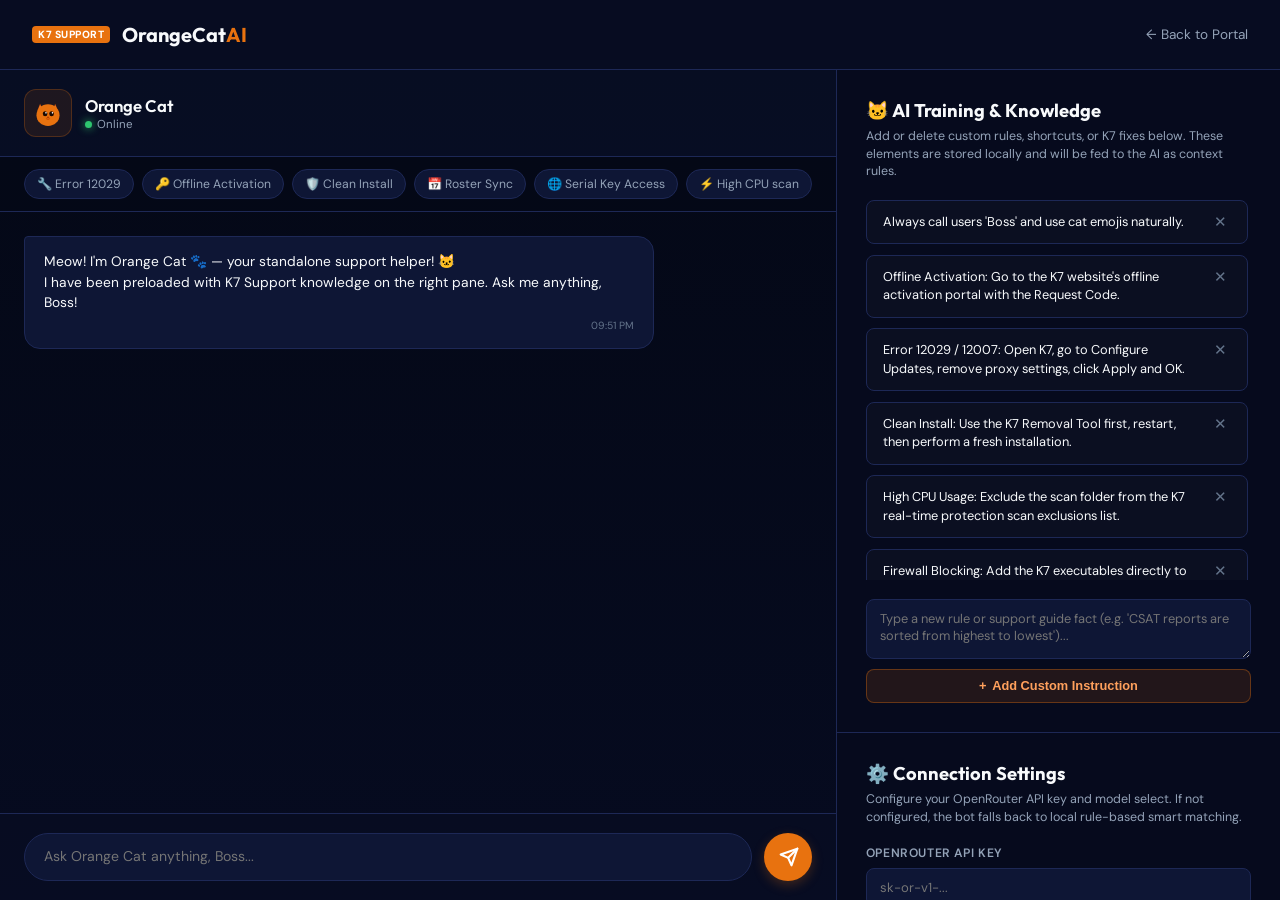
<file: ai_assistant.html>
<!DOCTYPE html>
<html lang="en">
<head>
  <meta charset="UTF-8">
  <meta name="viewport" content="width=device-width, initial-scale=1.0">
  <title>Orange Cat AI Assistant & Trainer</title>
  <!-- Google Fonts -->
  <link rel="preconnect" href="https://fonts.googleapis.com">
  <link rel="preconnect" href="https://fonts.gstatic.com" crossorigin>
  <link href="https://fonts.googleapis.com/css2?family=DM+Sans:wght@400;500;600;700&family=Outfit:wght@400;500;600;700;800&display=swap" rel="stylesheet">
  
  <style>
    :root {
      --bg: #040816;
      --navy: #090e24;
      --navy-card: #0e1635;
      --navy-border: #1d2856;
      --navy-hover: #14204d;
      
      --orange: #e8720f;
      --orange-light: #ffa05c;
      --orange-glow: rgba(232, 114, 15, 0.25);
      --orange-glow-heavy: rgba(232, 114, 15, 0.45);
      
      --text-primary: #f8fafc;
      --text-muted: #94a3b8;
      --text-dim: #64748b;
      
      --radius: 16px;
      --radius-sm: 8px;
    }

    * {
      box-sizing: border-box;
      margin: 0;
      padding: 0;
    }

    body {
      background-color: var(--bg);
      font-family: 'DM Sans', sans-serif;
      color: var(--text-primary);
      height: 100vh;
      overflow: hidden;
      display: flex;
      flex-direction: column;
    }

    /* Header Bar */
    header {
      background: rgba(9, 14, 36, 0.85);
      backdrop-filter: blur(10px);
      border-bottom: 1px solid var(--navy-border);
      padding: 1rem 2rem;
      display: flex;
      align-items: center;
      justify-content: space-between;
      height: 70px;
    }
    
    .logo-area {
      display: flex;
      align-items: center;
      gap: 0.75rem;
    }
    
    .logo-badge {
      background: var(--orange);
      color: #fff;
      font-size: 0.65rem;
      font-weight: 800;
      padding: 2px 6px;
      border-radius: 4px;
      letter-spacing: 0.05em;
    }

    .logo-text {
      font-family: 'Outfit', sans-serif;
      font-size: 1.25rem;
      font-weight: 700;
    }

    .logo-text span {
      color: var(--orange);
    }
    
    .nav-links {
      display: flex;
      gap: 1.5rem;
      font-size: 0.85rem;
    }
    
    .nav-links a {
      color: var(--text-muted);
      text-decoration: none;
      transition: color 0.2s;
    }
    
    .nav-links a:hover {
      color: var(--orange-light);
    }

    /* Layout Main Split */
    .container {
      display: flex;
      flex: 1;
      height: calc(100vh - 70px);
      overflow: hidden;
    }

    /* Left Pane: Chat Window */
    .chat-pane {
      flex: 1.2;
      border-right: 1px solid var(--navy-border);
      display: flex;
      flex-direction: column;
      background: linear-gradient(180deg, var(--bg), #060b20);
      position: relative;
    }

    .chat-header {
      padding: 1.2rem 1.5rem;
      border-bottom: 1px solid var(--navy-border);
      display: flex;
      align-items: center;
      justify-content: space-between;
      background: rgba(14, 22, 53, 0.4);
    }

    .bot-info {
      display: flex;
      align-items: center;
      gap: 0.8rem;
    }

    /* SVG Cat Mascot styling */
    .cat-avatar {
      width: 48px;
      height: 48px;
      border-radius: 12px;
      background: rgba(232, 114, 15, 0.1);
      border: 1px solid rgba(232, 114, 15, 0.25);
      display: flex;
      align-items: center;
      justify-content: center;
      transition: all 0.3s ease;
    }
    
    .cat-avatar.thinking {
      box-shadow: 0 0 15px var(--orange-glow-heavy);
      border-color: var(--orange-light);
    }

    .bot-name-wrap h2 {
      font-family: 'Outfit', sans-serif;
      font-size: 1.05rem;
      font-weight: 600;
    }

    .bot-status {
      display: flex;
      align-items: center;
      gap: 0.35rem;
      font-size: 0.72rem;
      color: var(--text-muted);
      margin-top: 1px;
    }

    .status-dot {
      width: 7px;
      height: 7px;
      border-radius: 50%;
      background: #2ec56f;
      box-shadow: 0 0 8px #2ec56f;
    }
    
    .status-dot.sleeping {
      background: #94a3b8;
      box-shadow: none;
    }

    .quick-prompts {
      display: flex;
      gap: 0.5rem;
      padding: 0.75rem 1.5rem;
      background: rgba(4, 8, 22, 0.5);
      border-bottom: 1px solid var(--navy-border);
      overflow-x: auto;
      white-space: nowrap;
    }
    
    .quick-prompts::-webkit-scrollbar {
      height: 4px;
    }
    
    .quick-prompts::-webkit-scrollbar-thumb {
      background: var(--navy-border);
      border-radius: 2px;
    }

    .prompt-chip {
      background: var(--navy-card);
      border: 1px solid var(--navy-border);
      color: var(--text-muted);
      padding: 0.35rem 0.75rem;
      border-radius: 20px;
      font-size: 0.76rem;
      cursor: pointer;
      transition: all 0.2s;
    }

    .prompt-chip:hover {
      border-color: var(--orange);
      color: var(--text-primary);
      background: var(--navy-hover);
    }

    /* Messages Area */
    .messages-area {
      flex: 1;
      padding: 1.5rem;
      overflow-y: auto;
      display: flex;
      flex-direction: column;
      gap: 1.2rem;
    }
    
    .messages-area::-webkit-scrollbar {
      width: 6px;
    }
    .messages-area::-webkit-scrollbar-thumb {
      background: var(--navy-border);
      border-radius: 3px;
    }

    .msg-bubble {
      max-width: 80%;
      padding: 0.9rem 1.2rem;
      border-radius: var(--radius);
      font-size: 0.86rem;
      line-height: 1.5;
      position: relative;
    }

    .msg-bubble.bot {
      background: var(--navy-card);
      border: 1px solid var(--navy-border);
      align-self: flex-start;
      border-top-left-radius: 4px;
      color: var(--text-primary);
    }

    .msg-bubble.user {
      background: linear-gradient(135deg, var(--orange), #b84000);
      align-self: flex-end;
      border-top-right-radius: 4px;
      color: #fff;
      box-shadow: 0 4px 15px rgba(184, 64, 0, 0.25);
    }

    .msg-time {
      font-size: 0.65rem;
      color: var(--text-dim);
      margin-top: 0.35rem;
      display: block;
      text-align: right;
    }
    .msg-bubble.user .msg-time {
      color: rgba(255, 255, 255, 0.6);
    }

    /* Typing Indicator */
    .typing-indicator {
      align-self: flex-start;
      background: var(--navy-card);
      border: 1px solid var(--navy-border);
      padding: 0.75rem 1.2rem;
      border-radius: var(--radius);
      border-top-left-radius: 4px;
      display: none;
      align-items: center;
      gap: 4px;
    }

    .dot {
      width: 6px;
      height: 6px;
      background: var(--text-muted);
      border-radius: 50%;
      animation: bounce 1.3s infinite ease-in-out;
    }

    .dot:nth-child(2) { animation-delay: 0.15s; }
    .dot:nth-child(3) { animation-delay: 0.3s; }

    @keyframes bounce {
      0%, 60%, 100% { transform: translateY(0); }
      30% { transform: translateY(-4px); }
    }

    /* Chat Input Area */
    .input-area {
      padding: 1.2rem 1.5rem;
      background: rgba(9, 14, 36, 0.6);
      border-top: 1px solid var(--navy-border);
      display: flex;
      gap: 0.75rem;
      align-items: center;
    }

    .chat-textarea {
      flex: 1;
      height: 48px;
      background: var(--navy-card);
      border: 1px solid var(--navy-border);
      border-radius: 24px;
      padding: 0.8rem 1.2rem;
      color: var(--text-primary);
      font-family: inherit;
      font-size: 0.88rem;
      resize: none;
      outline: none;
      transition: all 0.2s;
    }

    .chat-textarea:focus {
      border-color: var(--orange);
      box-shadow: 0 0 10px var(--orange-glow);
    }

    .send-btn {
      width: 48px;
      height: 48px;
      border-radius: 50%;
      background: var(--orange);
      border: none;
      cursor: pointer;
      color: #fff;
      display: flex;
      align-items: center;
      justify-content: center;
      transition: all 0.2s;
      box-shadow: 0 4px 12px var(--orange-glow);
    }

    .send-btn:hover {
      background: var(--orange-light);
      transform: scale(1.05);
    }
    
    .send-btn:active {
      transform: scale(0.95);
    }

    .send-btn svg {
      width: 20px;
      height: 20px;
      transform: translateX(1px);
    }

    /* Right Pane: Training & Settings Panel */
    .training-pane {
      flex: 0.8;
      background: #060a1d;
      display: flex;
      flex-direction: column;
      overflow-y: auto;
    }
    
    .training-pane::-webkit-scrollbar {
      width: 6px;
    }
    .training-pane::-webkit-scrollbar-thumb {
      background: var(--navy-border);
      border-radius: 3px;
    }

    .pane-section {
      padding: 1.8rem;
      border-bottom: 1px solid var(--navy-border);
    }

    .section-title {
      font-family: 'Outfit', sans-serif;
      font-size: 1.15rem;
      font-weight: 700;
      color: var(--text-primary);
      margin-bottom: 0.4rem;
      display: flex;
      align-items: center;
      gap: 0.5rem;
    }

    .section-sub {
      font-size: 0.78rem;
      color: var(--text-muted);
      margin-bottom: 1.2rem;
      line-height: 1.4;
    }

    /* Knowledge Rule List styling */
    .rules-list {
      display: flex;
      flex-direction: column;
      gap: 0.65rem;
      max-height: 380px;
      overflow-y: auto;
      padding-right: 0.2rem;
      margin-bottom: 1.2rem;
    }
    
    .rules-list::-webkit-scrollbar {
      width: 4px;
    }
    .rules-list::-webkit-scrollbar-thumb {
      background: var(--navy-border);
      border-radius: 2px;
    }

    .rule-item {
      background: rgba(255, 255, 255, 0.02);
      border: 1px solid var(--navy-border);
      border-radius: var(--radius-sm);
      padding: 0.75rem 1rem;
      font-size: 0.8rem;
      line-height: 1.45;
      display: flex;
      justify-content: space-between;
      gap: 0.8rem;
      align-items: flex-start;
      transition: border-color 0.2s;
    }
    
    .rule-item:hover {
      border-color: rgba(232, 114, 15, 0.3);
    }

    .rule-text {
      color: var(--text-primary);
      flex: 1;
    }

    .rule-delete-btn {
      background: none;
      border: none;
      color: var(--text-dim);
      cursor: pointer;
      font-size: 0.95rem;
      transition: color 0.2s;
      padding: 1px 4px;
      line-height: 1;
    }

    .rule-delete-btn:hover {
      color: #ef493c;
    }

    /* Add Rule Form */
    .add-rule-form {
      display: flex;
      flex-direction: column;
      gap: 0.6rem;
    }

    .rule-input {
      background: var(--navy-card);
      border: 1px solid var(--navy-border);
      border-radius: var(--radius-sm);
      padding: 0.65rem 0.85rem;
      color: var(--text-primary);
      font-family: inherit;
      font-size: 0.8rem;
      outline: none;
      resize: vertical;
      min-height: 60px;
    }

    .rule-input:focus {
      border-color: var(--orange);
    }

    .add-btn {
      background: rgba(232, 114, 15, 0.12);
      border: 1px solid rgba(232, 114, 15, 0.35);
      color: var(--orange-light);
      padding: 0.55rem;
      border-radius: var(--radius-sm);
      font-size: 0.8rem;
      font-weight: 600;
      cursor: pointer;
      transition: all 0.2s;
      display: flex;
      align-items: center;
      justify-content: center;
      gap: 0.35rem;
    }

    .add-btn:hover {
      background: var(--orange);
      color: #fff;
      border-color: var(--orange);
    }

    /* API Settings Form */
    .settings-grid {
      display: flex;
      flex-direction: column;
      gap: 0.9rem;
    }

    .form-group {
      display: flex;
      flex-direction: column;
      gap: 0.4rem;
    }

    .form-label {
      font-size: 0.76rem;
      font-weight: 600;
      color: var(--text-muted);
      text-transform: uppercase;
      letter-spacing: 0.05em;
    }

    .form-select, .form-input {
      background: var(--navy-card);
      border: 1px solid var(--navy-border);
      border-radius: var(--radius-sm);
      padding: 0.65rem 0.85rem;
      color: var(--text-primary);
      font-family: inherit;
      font-size: 0.82rem;
      outline: none;
    }

    .form-select:focus, .form-input:focus {
      border-color: var(--orange);
    }

    .settings-btn {
      background: var(--orange);
      color: #fff;
      border: none;
      padding: 0.7rem;
      border-radius: var(--radius-sm);
      font-size: 0.82rem;
      font-weight: 700;
      cursor: pointer;
      transition: all 0.2s;
      box-shadow: 0 4px 10px var(--orange-glow);
    }

    .settings-btn:hover {
      background: var(--orange-light);
    }

    .config-status {
      font-size: 0.72rem;
      color: var(--text-dim);
      display: flex;
      align-items: center;
      gap: 0.35rem;
    }

    .config-status span {
      font-weight: 600;
    }
    
    .status-ok {
      color: #2ec56f;
    }
    
    .status-local {
      color: var(--orange-light);
    }

    /* Formatting helper classes */
    .kb-block {
      border-left: 2px solid var(--orange);
      padding-left: 0.5rem;
      margin: 0.35rem 0;
      font-style: italic;
    }
  </style>
</head>
<body>

  <!-- Header Bar -->
  <header>
    <div class="logo-area">
      <div class="logo-badge">K7 SUPPORT</div>
      <div class="logo-text">OrangeCat<span>AI</span></div>
    </div>
    <div class="nav-links">
      <a href="index.html">← Back to Portal</a>
    </div>
  </header>

  <!-- Split Pane Layout -->
  <div class="container">
    
    <!-- Left Pane: Chat Window -->
    <div class="chat-pane">
      
      <!-- Chat Pane Header -->
      <div class="chat-header">
        <div class="bot-info">
          <div class="cat-avatar" id="cat-avatar-wrap">
            <!-- Animated sleeping/awake orange cat SVG -->
            <svg id="mascot-svg" viewBox="0 0 50 50" width="36" height="36" fill="none">
              <!-- ears -->
              <polygon points="10,22 14,12 19,22" fill="#c95000"/>
              <polygon points="11,22 14,14 18,22" fill="#ffb080" opacity=".5"/>
              <polygon points="31,22 35,12 39,22" fill="#c95000"/>
              <polygon points="32,22 35,14 38,22" fill="#ffb080" opacity=".5"/>
              <!-- head -->
              <ellipse cx="25" cy="28" rx="16" ry="15" fill="#e8720f"/>
              <!-- sleeping eyes -->
              <g id="m-eyes-s">
                <path d="M19 26 Q21 24 23 26" stroke="#5a2800" stroke-width="1.6" fill="none" stroke-linecap="round"/>
                <path d="M27 26 Q29 24 31 26" stroke="#5a2800" stroke-width="1.6" fill="none" stroke-linecap="round"/>
              </g>
              <!-- open eyes -->
              <g id="m-eyes-o" style="display:none">
                <ellipse cx="21" cy="26" rx="3.2" ry="3.6" fill="#1a0800"/>
                <ellipse cx="30" cy="26" rx="3.2" ry="3.6" fill="#1a0800"/>
                <circle cx="22.2" cy="24.8" r="1.1" fill="white"/>
                <circle cx="31.2" cy="24.8" r="1.1" fill="white"/>
              </g>
              <!-- nose -->
              <ellipse cx="25" cy="31" rx="1.8" ry="1.2" fill="#b84000"/>
              <!-- mouth -->
              <path d="M22.5 33 Q25 35.5 27.5 33" stroke="#b84000" stroke-width="1" fill="none" stroke-linecap="round"/>
            </svg>
          </div>
          <div class="bot-name-wrap">
            <h2 id="mascot-title">Orange Cat</h2>
            <div class="bot-status" id="mascot-status-bar">
              <div class="status-dot sleeping" id="mascot-status-dot"></div>
              <span id="mascot-status-text">Sleeping</span>
            </div>
          </div>
        </div>
      </div>

      <!-- Quick prompts chips row -->
      <div class="quick-prompts">
        <span class="prompt-chip" onclick="sendQuickPrompt('Error 12029')">🔧 Error 12029</span>
        <span class="prompt-chip" onclick="sendQuickPrompt('Offline Activation')">🔑 Offline Activation</span>
        <span class="prompt-chip" onclick="sendQuickPrompt('Clean Install')">🛡️ Clean Install</span>
        <span class="prompt-chip" onclick="sendQuickPrompt('Roster details')">📅 Roster Sync</span>
        <span class="prompt-chip" onclick="sendQuickPrompt('Serial Key Portal')">🌐 Serial Key Access</span>
        <span class="prompt-chip" onclick="sendQuickPrompt('High CPU')">⚡ High CPU scan</span>
      </div>

      <!-- Messages container -->
      <div class="messages-area" id="chat-messages">
        <!-- Messages loaded dynamically -->
      </div>

      <!-- Typing Indicator bubble -->
      <div class="messages-area" style="flex:0; min-height:0; padding-top:0; padding-bottom:0.5rem;">
        <div class="typing-indicator" id="typing-bubble">
          <div class="dot"></div>
          <div class="dot"></div>
          <div class="dot"></div>
        </div>
      </div>

      <!-- Input controls panel -->
      <div class="input-area">
        <textarea class="chat-textarea" id="chat-inp" placeholder="Ask Orange Cat anything, Boss..." onkeydown="handleInputKey(event)"></textarea>
        <button class="send-btn" onclick="sendChat()" title="Send message">
          <svg viewBox="0 0 24 24" fill="none" stroke="currentColor" stroke-width="2.5" stroke-linecap="round" stroke-linejoin="round">
            <line x1="22" y1="2" x2="11" y2="13"></line>
            <polygon points="22 2 15 22 11 13 2 9 22 2"></polygon>
          </svg>
        </button>
      </div>

    </div>

    <!-- Right Pane: Training & Settings Panel -->
    <div class="training-pane">
      
      <!-- Training Pane Section 1: Custom Rules Editor -->
      <div class="pane-section">
        <div class="section-title">🐱 AI Training & Knowledge</div>
        <div class="section-sub">Add or delete custom rules, shortcuts, or K7 fixes below. These elements are stored locally and will be fed to the AI as context rules.</div>
        
        <!-- Rules List container -->
        <div class="rules-list" id="rules-box">
          <!-- Dynamic rules render here -->
        </div>

        <!-- Add Rule form controls -->
        <div class="add-rule-form">
          <textarea class="rule-input" id="new-rule-inp" placeholder="Type a new rule or support guide fact (e.g. 'CSAT reports are sorted from highest to lowest')..."></textarea>
          <button class="add-btn" onclick="addCustomRule()">
            <span>+</span> Add Custom Instruction
          </button>
        </div>
      </div>

      <!-- Training Pane Section 2: AI Connection Settings -->
      <div class="pane-section" style="border-bottom:none;">
        <div class="section-title">⚙️ Connection Settings</div>
        <div class="section-sub">Configure your OpenRouter API key and model select. If not configured, the bot falls back to local rule-based smart matching.</div>
        
        <div class="settings-grid">
          <div class="form-group">
            <label class="form-label" for="api-key-inp">OpenRouter API Key</label>
            <input type="password" class="form-input" id="api-key-inp" placeholder="sk-or-v1-..." oninput="updateConfigStatus()"/>
          </div>

          <div class="form-group">
            <label class="form-label" for="model-select">AI Engine Model</label>
            <select class="form-select" id="model-select">
              <option value="google/gemini-2.0-flash-exp:free">Gemini 2.0 Flash (Free)</option>
              <option value="google/gemini-flash-1.5">Gemini 1.5 Flash</option>
              <option value="meta-llama/llama-3-8b-instruct:free">Llama 3 8B (Free)</option>
              <option value="mistralai/mistral-7b-instruct:free">Mistral 7B (Free)</option>
            </select>
          </div>

          <button class="settings-btn" onclick="saveSettings()">Save Connection</button>
          
          <div class="config-status">
            Engine Mode: <span id="engine-status" class="status-local">Local Rule Engine</span>
          </div>
        </div>
      </div>

    </div>

  </div>

  <script>
    // System Default Knowledge facts
    const defaultKnowledge = [
      "Always call users 'Boss' and use cat emojis naturally.",
      "Offline Activation: Go to the K7 website's offline activation portal with the Request Code.",
      "Error 12029 / 12007: Open K7, go to Configure Updates, remove proxy settings, click Apply and OK.",
      "Clean Install: Use the K7 Removal Tool first, restart, then perform a fresh installation.",
      "High CPU Usage: Exclude the scan folder from the K7 real-time protection scan exclusions list.",
      "Firewall Blocking: Add the K7 executables directly to the Windows Firewall exceptions.",
      "Serial Key Portal: Accessible only from the company VPN or internal office network.",
      "SMS Portal: Requires prior manager approval before sending manual communications.",
      "Virus Bank Portal: Used by L2 engineers to check malware sample statuses.",
      "Tavetal Call Portal: Inbound and outbound call handling portal for the support team.",
      "CSAT Reports: Sorts agents from highest average score to lowest (5.0 down to 1.0).",
      "Key Reset Report: Google Sheet used to log all processed product key resets."
    ];

    let customRules = [];
    let chatHistory = [];

    // Load initial rules and settings
    window.onload = function() {
      // Load custom rules
      var storedRules = localStorage.getItem('cat_custom_rules');
      if (storedRules) {
        customRules = JSON.parse(storedRules);
      } else {
        customRules = [...defaultKnowledge];
        localStorage.setItem('cat_custom_rules', JSON.stringify(customRules));
      }

      // Load API settings
      var storedKey = localStorage.getItem('cat_api_key');
      var storedModel = localStorage.getItem('cat_model');
      if (storedKey) document.getElementById('api-key-inp').value = storedKey;
      if (storedModel) document.getElementById('model-select').value = storedModel;

      renderRules();
      updateConfigStatus();
      
      // Initial Welcome Message
      addBotMessage("Meow! I'm Orange Cat 🐾 — your standalone support helper! 🐱\nI have been preloaded with K7 Support knowledge on the right pane. Ask me anything, Boss!");
    };

    // Render training rules list
    function renderRules() {
      var box = document.getElementById('rules-box');
      box.innerHTML = '';
      customRules.forEach((rule, idx) => {
        var item = document.createElement('div');
        item.className = 'rule-item';
        item.innerHTML = `
          <div class="rule-text">${rule}</div>
          <button class="rule-delete-btn" onclick="deleteRule(${idx})" title="Delete rule">✕</button>
        `;
        box.appendChild(item);
      });
    }

    // Add custom training instruction
    function addCustomRule() {
      var inp = document.getElementById('new-rule-inp');
      var val = inp.value.trim();
      if (!val) return;
      
      customRules.push(val);
      localStorage.setItem('cat_custom_rules', JSON.stringify(customRules));
      inp.value = '';
      
      renderRules();
      
      // Bot reacts to being trained
      addBotMessage(`Meow! Thank you Boss! I have memorized that instruction: \n"${val}" 🐾`);
    }

    // Delete a rule
    function deleteRule(idx) {
      customRules.splice(idx, 1);
      localStorage.setItem('cat_custom_rules', JSON.stringify(customRules));
      renderRules();
    }

    // Save API Connection settings
    function saveSettings() {
      var key = document.getElementById('api-key-inp').value.trim();
      var model = document.getElementById('model-select').value;
      
      localStorage.setItem('cat_api_key', key);
      localStorage.setItem('cat_model', model);
      
      updateConfigStatus();
      
      var modeText = key ? "Connected to Cloud AI Engine! 🐾" : "Configured to Local Rule Fallback.";
      alert("Settings saved! " + modeText);
    }

    // Update the config status pill
    function updateConfigStatus() {
      var key = document.getElementById('api-key-inp').value.trim();
      var statusSpan = document.getElementById('engine-status');
      if (key) {
        statusSpan.textContent = 'Cloud AI Engine';
        statusSpan.className = 'status-ok';
      } else {
        statusSpan.textContent = 'Local Rule Engine';
        statusSpan.className = 'status-local';
      }
    }

    // Chat rendering utilities
    function addBotMessage(text) {
      setMascotState('wake');
      var box = document.getElementById('chat-messages');
      var bubble = document.createElement('div');
      bubble.className = 'msg-bubble bot';
      bubble.innerHTML = formatMessage(text);
      
      var time = document.createElement('span');
      time.className = 'msg-time';
      time.textContent = new Date().toLocaleTimeString([], {hour: '2-digit', minute:'2-digit'});
      bubble.appendChild(time);
      
      box.appendChild(bubble);
      box.scrollTop = box.scrollHeight;
      
      chatHistory.push({ role: 'assistant', content: text });
      
      // Go back to sleep after short delay
      setTimeout(() => setMascotState('sleep'), 4000);
    }

    function addUserMessage(text) {
      var box = document.getElementById('chat-messages');
      var bubble = document.createElement('div');
      bubble.className = 'msg-bubble user';
      bubble.textContent = text;
      
      var time = document.createElement('span');
      time.className = 'msg-time';
      time.textContent = new Date().toLocaleTimeString([], {hour: '2-digit', minute:'2-digit'});
      bubble.appendChild(time);
      
      box.appendChild(bubble);
      box.scrollTop = box.scrollHeight;
      
      chatHistory.push({ role: 'user', content: text });
    }

    function formatMessage(text) {
      // Escape HTML
      let html = text.replace(/&/g, "&amp;").replace(/</g, "&lt;").replace(/>/g, "&gt;");
      
      // Formats double-newlines into paragraphs
      html = html.split('\n\n').map(p => {
        // Bullet list checks
        if (p.includes('\n- ') || p.includes('\n* ')) {
          let items = p.split(/\n[-*]\s+/);
          let head = items.shift();
          return `<p>${head}</p><ul style="margin-left:1.5rem;margin-top:0.4rem;">${items.map(i => `<li>${i}</li>`).join('')}</ul>`;
        }
        return `<p>${p.replace(/\n/g, '<br>')}</p>`;
      }).join('');

      return html;
    }

    // Manage SVGMascot States (sleep, wake, thinking)
    function setMascotState(state) {
      var avatarWrap = document.getElementById('cat-avatar-wrap');
      var statusDot = document.getElementById('mascot-status-dot');
      var statusText = document.getElementById('mascot-status-text');
      var eyesS = document.getElementById('m-eyes-s');
      var eyesO = document.getElementById('m-eyes-o');
      
      if (state === 'sleep') {
        avatarWrap.className = 'cat-avatar';
        statusDot.className = 'status-dot sleeping';
        statusText.textContent = 'Sleeping';
        eyesS.style.display = 'block';
        eyesO.style.display = 'none';
      } else if (state === 'wake') {
        avatarWrap.className = 'cat-avatar';
        statusDot.className = 'status-dot';
        statusText.textContent = 'Online';
        eyesS.style.display = 'none';
        eyesO.style.display = 'block';
      } else if (state === 'thinking') {
        avatarWrap.className = 'cat-avatar thinking';
        statusDot.className = 'status-dot';
        statusText.textContent = 'Thinking...';
        eyesS.style.display = 'none';
        eyesO.style.display = 'block';
      }
    }

    // Input handlers
    function handleInputKey(e) {
      if (e.key === 'Enter' && !e.shiftKey) {
        e.preventDefault();
        sendChat();
      }
    }

    function sendQuickPrompt(promptText) {
      document.getElementById('chat-inp').value = promptText;
      sendChat();
    }

    // Principal Send Action
    function sendChat() {
      var inp = document.getElementById('chat-inp');
      var val = inp.value.trim();
      if (!val) return;
      
      addUserMessage(val);
      inp.value = '';
      
      // Trigger typing indicator and thinking state
      document.getElementById('typing-bubble').style.display = 'flex';
      setMascotState('thinking');
      
      // Calculate AI response
      setTimeout(async () => {
        try {
          var response = await generateAIResponse(val);
          document.getElementById('typing-bubble').style.display = 'none';
          addBotMessage(response);
        } catch(err) {
          document.getElementById('typing-bubble').style.display = 'none';
          addBotMessage("Meow! I got a hairball trying to process that. Could you try again? 🐾 (Error: " + err.message + ")");
        }
      }, 1000);
    }

    // AI Response Engine (Direct fetch to OpenRouter OR Rule-Based matching)
    async function generateAIResponse(userMsg) {
      var apiKey = localStorage.getItem('cat_api_key') || '';
      var model = localStorage.getItem('cat_model') || 'google/gemini-2.0-flash-exp:free';
      
      // Format custom system instructions from stored rules
      var systemPrompt = `You are Orange Cat, a witty K7 Security support assistant with a fun cat personality. Always call users Boss. Use cat emojis naturally. Keep replies concise and helpful. Refer to these custom trained guidelines to answer support tickets or queries:\n` + 
        customRules.map((r, i) => `${i+1}. ${r}`).join('\n') + 
        `\nIf the query is unrelated, reply using your cat personality.`;

      if (apiKey) {
        // Cloud API Engine
        try {
          // Format standard context
          var messages = [
            { role: 'system', content: systemPrompt }
          ];
          // Take last 8 message histories
          var slice = chatHistory.slice(-8);
          slice.forEach(msg => messages.push({ role: msg.role === 'assistant' ? 'assistant' : 'user', content: msg.content }));
          
          var r = await fetch('https://openrouter.ai/api/v1/chat/completions', {
            method: 'POST',
            headers: {
              'Authorization': 'Bearer ' + apiKey,
              'Content-Type': 'application/json',
              'HTTP-Referer': window.location.href,
              'X-Title': 'K7 Orange Cat Standalone'
            },
            body: JSON.stringify({
              model: model,
              messages: messages
            })
          });
          
          if (!r.ok) {
            var errJson = await r.json().catch(() => ({}));
            throw new Error(errJson.error?.message || 'Server error ' + r.status);
          }
          
          var data = await r.json();
          return data.choices[0].message.content;
          
        } catch(e) {
          console.error("Cloud engine error, falling back to Local rules: ", e);
          // Fallback to local rule engine
          return getLocalRuleMatch(userMsg) + "\n\n*(Note: Cloud AI failed; fell back to Local Roster brain)*";
        }
      } else {
        // Local Smart Rules engine
        return getLocalRuleMatch(userMsg);
      }
    }

    // Local Rule-Based Keyword Matcher
    function getLocalRuleMatch(msg) {
      var n = msg.toLowerCase().trim();
      
      // Check keywords matching custom rules
      for (var rule of customRules) {
        var ruleLower = rule.toLowerCase();
        // Split rule into important words/concepts
        if (ruleLower.includes('activation') && n.includes('activation')) return "Boss, regarding activation:\n" + rule + " 🐱";
        if (ruleLower.includes('12029') && (n.includes('12029') || n.includes('12007') || n.includes('proxy'))) return "Meow Boss! About the proxy error:\n" + rule + " 🐾";
        if (ruleLower.includes('removal tool') && (n.includes('removal') || n.includes('uninstall') || n.includes('clean install'))) return "Here is what I know about clean installs, Boss:\n" + rule + " 🛡️";
        if (ruleLower.includes('cpu') && (n.includes('cpu') || n.includes('high usage') || n.includes('slow'))) return "Boss, if your CPU is maxed out:\n" + rule + " ⚡";
        if (ruleLower.includes('firewall') && n.includes('firewall')) return "Meow! Windows Firewall issue?\n" + rule + " 🐾";
        if (ruleLower.includes('vpn') && (n.includes('vpn') || n.includes('key portal'))) return "Regarding portal access, Boss:\n" + rule + " 🌐";
        if (ruleLower.includes('sms') && n.includes('sms')) return "Wait, Boss! Don't do that yet:\n" + rule + " 📱";
        if (ruleLower.includes('tavetal') && (n.includes('tavetal') || n.includes('call portal'))) return "About the call system, Boss:\n" + rule + " 🎧";
        if (ruleLower.includes('csat') && n.includes('csat')) return "Boss! Average CSAT info:\n" + rule + " 📊";
        if (ruleLower.includes('reset') && n.includes('reset')) return "Boss, regarding key resets:\n" + rule + " 🔑";
      }

      // Default conversational fallbacks
      if (n.includes('hello') || n.includes('hi') || n.includes('hey')) {
        return "Hello Boss! Orange Cat at your service 🐾 What support knowledge can I look up for you today?";
      }
      if (n.includes('how are you') || n.includes('status')) {
        return "I am purring with excitement to help you, Boss! Roster is synced, and my database has " + customRules.length + " instructions ready! 🐱";
      }
      if (n.includes('roster') || n.includes('shift') || n.includes('leave')) {
        return "Meow! Roster is managed in the main portal, Boss. But I have recorded that the Serial Key Portal is VPN-only and the SMS portal requires approval! 🐾";
      }
      
      return "Meow Boss! I couldn't match a specific instruction for that. Add it to my training on the right panel so I can learn it! 🐱🐾";
    }
  </script>
</body>
</html>
</file>
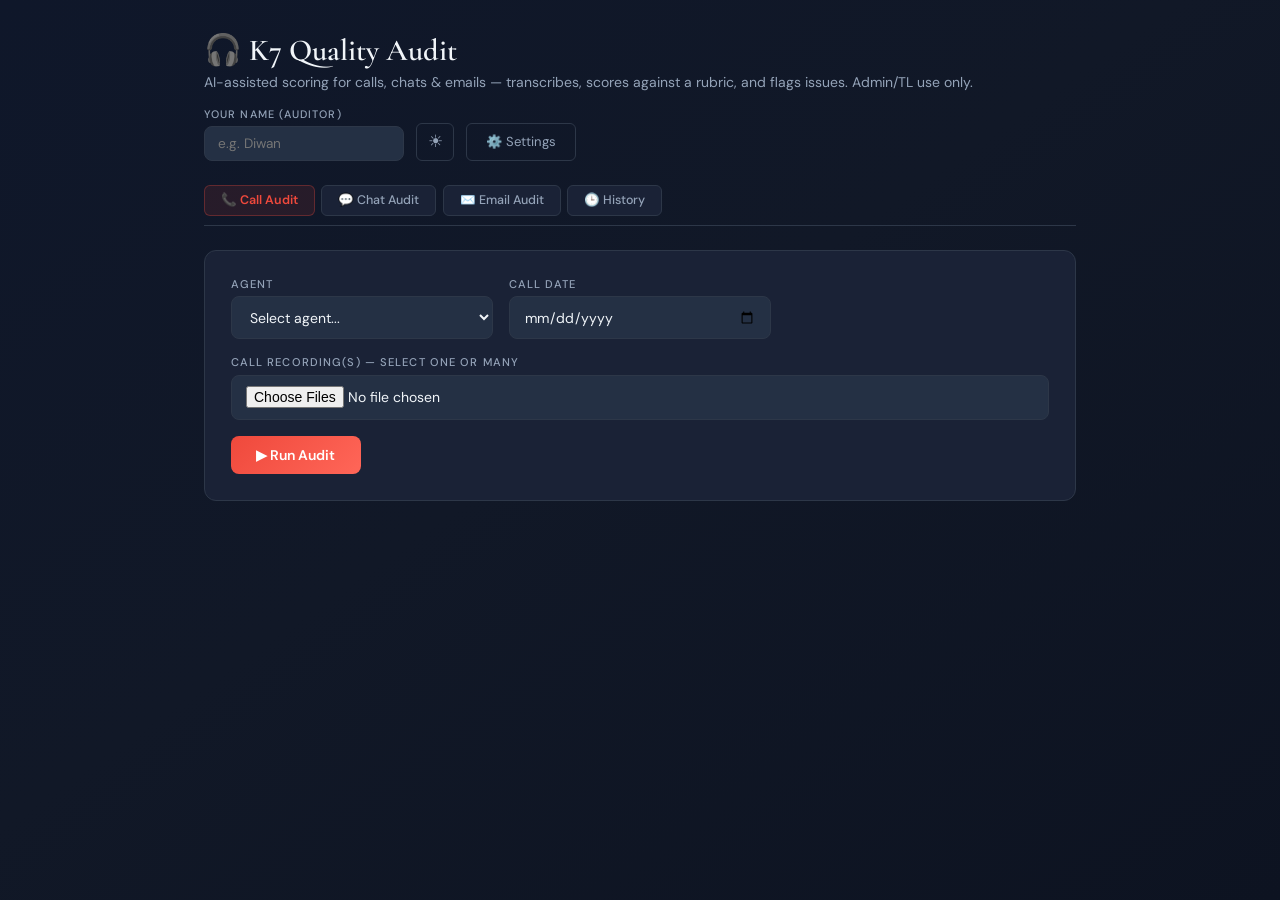
<file: audit.html>
<!DOCTYPE html>
<html lang="en">
<head>
<meta charset="UTF-8"/>
<meta name="viewport" content="width=device-width, initial-scale=1.0"/>
<title>K7 Quality Audit</title>
<link href="https://fonts.googleapis.com/css2?family=Cormorant+Garamond:wght@400;500;600&family=DM+Sans:wght@300;400;500;600&display=swap" rel="stylesheet"/>
<style>
  :root {
    --gold: #EF493C;
    --gold-light: #FF6658;
    --gold-dim: #C9352B;
    --navy: #DCE7F5;
    --navy-mid: #CAD5E3;
    --navy-card: #F9FBFF;
    --navy-border: #C5D1E1;
    --navy-hover: #EDF4FD;
    --text-primary: #070D2D;
    --text-muted: #445168;
    --text-dim: #7B8799;
    --accent-green: #2EC56F;
    --accent-red: #EF493C;
    --accent-blue: #4C76A8;
    --radius: 12px;
    --radius-sm: 8px;
  }
  body.dark {
    --navy: #111827;
    --navy-mid: #1F2937;
    --navy-card: #1A2236;
    --navy-border: #2D3748;
    --navy-hover: #243044;
    --text-primary: #F1F5F9;
    --text-muted: #94A3B8;
    --text-dim: #64748B;
  }
  * { box-sizing: border-box; margin: 0; padding: 0; }
  body {
    font-family: 'DM Sans', sans-serif;
    background: linear-gradient(145deg, #EAF2FC 0%, #DCE7F5 46%, #C8D3E1 100%);
    color: var(--text-primary);
    min-height: 100vh;
    transition: background 0.22s ease, color 0.22s ease;
  }
  body.dark {
    background: linear-gradient(145deg, #0F172A 0%, #111827 46%, #0D1321 100%);
  }
  .wrap { max-width: 920px; margin: 0 auto; padding: 2rem 1.5rem 5rem; display:flex; flex-direction:column; gap:1.5rem; }
  .aud-header { display:flex; align-items:center; justify-content:space-between; flex-wrap:wrap; gap:1rem; }
  .aud-title { font-family:'Cormorant Garamond',serif; font-size:1.9rem; font-weight:600; color:var(--text-primary); }
  .aud-sub { color:var(--text-muted); font-size:.875rem; margin-top:.25rem; }
  .auditor-field { display:flex; flex-direction:column; gap:.3rem; }
  .auditor-field label { font-size:.68rem; letter-spacing:.1em; text-transform:uppercase; color:var(--text-muted); font-weight:500; }
  .auditor-field input { padding:.5rem .8rem; background:var(--navy-hover); border:1px solid var(--navy-border); border-radius:var(--radius-sm); color:var(--text-primary); font-family:'DM Sans',sans-serif; font-size:.85rem; outline:none; width:200px; }

  /* Modals */
  .aud-modal-overlay { position:fixed; inset:0; background:rgba(7,13,45,.6); backdrop-filter:blur(4px); z-index:9999; display:flex; align-items:center; justify-content:center; padding:1rem; }
  .aud-modal { background:var(--navy-card); border:1px solid var(--navy-border); border-radius:16px; max-width:360px; width:100%; padding:1.6rem; box-shadow:0 24px 64px rgba(4,8,30,.4); }

  .qa-builder-card { background:var(--navy-card); border:1px solid var(--navy-border); border-radius:var(--radius); padding:1.6rem; }
  .qa-builder-card h3 { font-size:1rem; font-weight:600; color:var(--text-primary); margin-bottom:1.2rem; display:flex; align-items:center; gap:.5rem; }
  .qa-form-grid { display:grid; grid-template-columns:repeat(auto-fill,minmax(200px,1fr)); gap:1rem; margin-bottom:1rem; }
  .qa-field { display:flex; flex-direction:column; gap:.35rem; }
  .qa-field label { font-size:.7rem; letter-spacing:.1em; text-transform:uppercase; color:var(--text-muted); font-weight:500; }
  .qa-field input, .qa-field select, .qa-field textarea { padding:.65rem .9rem; background:var(--navy-hover); border:1px solid var(--navy-border); border-radius:var(--radius-sm); font-family:'DM Sans',sans-serif; font-size:.875rem; color:var(--text-primary); outline:none; transition:border-color .2s, background-color .2s; }
  .qa-field input:focus, .qa-field select:focus, .qa-field textarea:focus { border-color:var(--gold-dim); box-shadow:0 0 0 3px rgba(239,73,60,.1); }
  .qa-field textarea { resize:vertical; min-height:140px; font-family:'DM Sans',sans-serif; line-height:1.5; }

  .qa-save-btn { background:linear-gradient(135deg,var(--gold),var(--gold-light)); border:none; color:#fff; padding:.65rem 1.6rem; border-radius:var(--radius-sm); font-family:'DM Sans',sans-serif; font-size:.875rem; font-weight:600; cursor:pointer; transition:opacity .2s; }
  .qa-save-btn:hover { opacity:.88; }
  .qa-save-btn:disabled { opacity:.5; cursor:not-allowed; }

  .ts-input { width:100%; padding:.55rem .85rem; background:var(--navy-hover); border:1px solid var(--navy-border); border-radius:var(--radius-sm); color:var(--text-primary); font-family:'DM Sans',sans-serif; font-size:.875rem; outline:none; transition:border-color .18s; }
  .ts-input:focus { border-color:var(--gold-dim); box-shadow:0 0 0 3px rgba(239,73,60,.1); }
  .ts-btn-primary { padding:.5rem 1.2rem; background:var(--gold); color:#fff; border:none; border-radius:6px; font-family:'DM Sans',sans-serif; font-size:.82rem; font-weight:600; cursor:pointer; transition:background .18s; white-space:nowrap; }
  .ts-btn-primary:hover { background:var(--gold-light); }

  /* Tabs */
  .aud-tab{padding:.4rem 1rem;border-radius:6px;border:1px solid var(--navy-border);background:var(--navy-card);color:var(--text-muted);font-family:'DM Sans',sans-serif;font-size:.78rem;font-weight:500;cursor:pointer;transition:all .18s;}
  .aud-tab:hover{background:var(--navy-hover);color:var(--text-primary);}
  .aud-tab.active{background:rgba(239,73,60,.1);border-color:rgba(239,73,60,.3);color:var(--gold);font-weight:600;}
  .aud-panel{display:none;}
  .aud-panel.active{display:flex;flex-direction:column;gap:1rem;animation:fadeIn .2s ease;}
  @keyframes fadeIn{from{opacity:0}to{opacity:1}}

  /* Scorecard */
  .aud-score-circle{width:84px;height:84px;border-radius:50%;display:flex;flex-direction:column;align-items:center;justify-content:center;flex-shrink:0;border:4px solid var(--navy-border);}
  .aud-score-circle.good{border-color:#2ec56f;color:#2ec56f;}
  .aud-score-circle.mid{border-color:#E65100;color:#E65100;}
  .aud-score-circle.bad{border-color:var(--accent-red);color:var(--accent-red);}
  .aud-score-circle .aud-score-num{font-size:1.3rem;font-weight:700;line-height:1;}
  .aud-score-circle .aud-score-max{font-size:.62rem;color:var(--text-muted);margin-top:1px;}
  .aud-criteria-row{display:flex;align-items:center;gap:.75rem;padding:.6rem 0;border-bottom:1px solid var(--navy-border);flex-wrap:wrap;}
  .aud-criteria-row:last-child{border-bottom:none;}
  .aud-criteria-name{flex:1;min-width:140px;font-size:.85rem;font-weight:600;color:var(--text-primary);}
  .aud-criteria-bar-wrap{flex:2;min-width:120px;height:8px;background:var(--navy-hover);border-radius:6px;overflow:hidden;}
  .aud-criteria-bar{height:100%;border-radius:6px;background:linear-gradient(135deg,var(--gold),var(--gold-light));}
  .aud-criteria-score{font-size:.8rem;font-weight:700;color:var(--text-primary);min-width:54px;text-align:right;flex-shrink:0;}
  .aud-criteria-comment{font-size:.74rem;color:var(--text-muted);flex-basis:100%;margin-top:.2rem;}
  .aud-flag-card{display:flex;gap:.75rem;padding:.75rem 1rem;background:rgba(239,73,60,.05);border:1px solid rgba(239,73,60,.2);border-radius:var(--radius-sm);margin-bottom:.6rem;}
  .aud-flag-type{flex-shrink:0;font-size:.66rem;font-weight:700;letter-spacing:.06em;text-transform:uppercase;color:var(--accent-red);background:rgba(239,73,60,.12);padding:3px 9px;border-radius:20px;height:fit-content;white-space:nowrap;}
  .aud-flag-body{flex:1;min-width:0;}
  .aud-flag-excerpt{font-size:.82rem;color:var(--text-primary);font-style:italic;margin-bottom:.2rem;}
  .aud-flag-comment{font-size:.78rem;color:var(--text-muted);}
  .aud-hist-card{background:var(--navy-card);border:1px solid var(--navy-border);border-radius:var(--radius);padding:1rem 1.25rem;margin-bottom:.75rem;cursor:pointer;transition:border-color .15s;}
  .aud-hist-card:hover{border-color:var(--gold-dim);}
  .aud-pill{font-size:.66rem;font-weight:700;letter-spacing:.05em;text-transform:uppercase;padding:2px 9px;border-radius:20px;}
  .aud-pill.call{background:rgba(76,118,168,.12);color:var(--accent-blue);}
  .aud-pill.chat{background:rgba(46,197,111,.12);color:#2ec56f;}
  .aud-pill.email{background:rgba(239,73,60,.1);color:var(--gold);}
  .aud-review-badge{font-size:.68rem;font-weight:700;letter-spacing:.05em;text-transform:uppercase;padding:3px 10px;border-radius:20px;white-space:nowrap;}
  .aud-review-badge.review{background:rgba(239,73,60,.12);color:var(--accent-red);}
  .aud-review-badge.ok{background:rgba(46,197,111,.1);color:#2ec56f;}
  .aud-batch-summary{display:flex;align-items:center;justify-content:space-between;flex-wrap:wrap;gap:.5rem;}

  /* Settings and Toggle Buttons */
  .ts-btn-sec {
    padding: .5rem 1.2rem;
    background: transparent;
    color: var(--text-muted);
    border: 1px solid var(--navy-border);
    border-radius: 6px;
    font-family: 'DM Sans', sans-serif;
    font-size: .82rem;
    cursor: pointer;
    white-space: nowrap;
    transition: background 0.18s, color 0.18s, border-color 0.18s;
  }
  .ts-btn-sec:hover {
    background: var(--navy-hover);
    color: var(--text-primary);
    border-color: var(--gold-dim);
  }
  .dark-toggle {
    background: transparent;
    border: 1px solid var(--navy-border);
    color: var(--text-muted);
    border-radius: 6px;
    width: 38px;
    height: 38px;
    font-size: 1.05rem;
    cursor: pointer;
    display: flex;
    align-items: center;
    justify-content: center;
    transition: background 0.18s, color 0.18s, border-color 0.18s;
  }
  .dark-toggle:hover {
    background: var(--navy-hover);
    color: var(--text-primary);
    border-color: var(--gold-dim);
  }
</style>
</head>
<body>
<div class="wrap">

  <div class="aud-header">
    <div>
      <div class="aud-title">&#127911; K7 Quality Audit</div>
      <div class="aud-sub">AI-assisted scoring for calls, chats &amp; emails &mdash; transcribes, scores against a rubric, and flags issues. Admin/TL use only.</div>
    </div>
    <div style="display:flex;align-items:flex-end;gap:.75rem;">
      <div class="auditor-field">
        <label>Your Name (Auditor)</label>
        <input type="text" id="aud-auditor-name" placeholder="e.g. Diwan" oninput="localStorage.setItem('aud_auditor_name', this.value)"/>
      </div>
      <button class="dark-toggle" id="dark-toggle-btn" onclick="toggleDarkMode()" title="Toggle theme" style="height:38px; width:38px; display:flex; align-items:center; justify-content:center;">&#9790;</button>
      <button class="ts-btn-sec" onclick="audOpenSettingsPin()" style="height:38px;">&#9881;&#65039; Settings</button>
    </div>
  </div>

  <!-- PIN modal -->
  <div id="aud-pin-modal" class="aud-modal-overlay" style="display:none;">
    <div class="aud-modal">
      <h3 style="margin-bottom:.75rem;">&#128274; Enter Settings PIN</h3>
      <input type="password" id="aud-pin-input" maxlength="4" inputmode="numeric" pattern="[0-9]*" placeholder="&bull;&bull;&bull;&bull;" style="text-align:center;font-size:1.4rem;letter-spacing:.6rem;width:100%;padding:.6rem;background:var(--navy-hover);border:1px solid var(--navy-border);border-radius:var(--radius-sm);color:var(--text-primary);" onkeydown="if(event.key==='Enter')audCheckPin()"/>
      <div id="aud-pin-error" style="color:var(--accent-red);font-size:.78rem;display:none;margin-top:.5rem;">Incorrect PIN.</div>
      <div style="display:flex;gap:.6rem;margin-top:1rem;">
        <button class="qa-save-btn" onclick="audCheckPin()">Unlock</button>
        <button class="ts-btn-sec" onclick="audCloseModals()">Cancel</button>
      </div>
    </div>
  </div>

  <!-- Settings modal (Gemini API key, PIN-gated) -->
  <div id="aud-settings-modal" class="aud-modal-overlay" style="display:none;">
    <div class="aud-modal" style="max-width:480px;">
      <div style="display:flex;align-items:center;justify-content:space-between;margin-bottom:.75rem;">
        <h3 style="margin:0;">&#9881;&#65039; Settings</h3>
        <button onclick="audCloseModals()" style="background:none;border:none;color:var(--text-muted);font-size:1.1rem;cursor:pointer;">&#10005;</button>
      </div>

      <div class="qa-builder-card" id="aud-apikey-card" style="display:none;">
        <h3>&#129302; Gemini API Key</h3>
        <p style="font-size:.78rem;color:var(--text-muted);margin:.25rem 0 .75rem;">Paste your Gemini API key from <a href="https://aistudio.google.com" target="_blank" style="color:var(--accent-blue);">Google AI Studio</a> to enable AI audits. Stored in your Supabase settings table (shared with the main portal).</p>
        <div class="qa-form-grid">
          <div class="qa-field" style="grid-column:1/-1"><label>API Key</label><input type="password" id="aud-apikey-input" placeholder="AQ.Ab8R..."/></div>
        </div>
        <div style="display:flex;gap:.6rem;margin-top:.75rem;align-items:center;">
          <button class="qa-save-btn" onclick="audSaveApiKey()">Save Key</button>
          <span id="aud-apikey-msg" style="font-size:.78rem;color:var(--accent-green);display:none;"></span>
        </div>
      </div>
      <div id="aud-apikey-status" style="font-size:.74rem;color:var(--text-muted);display:none;">
        &#9989; Gemini API key configured. <a href="#" onclick="document.getElementById('aud-apikey-card').style.display='block';document.getElementById('aud-apikey-status').style.display='none';return false;" style="color:var(--accent-blue);">Change key</a>
      </div>
    </div>
  </div>

  <!-- Tab strip -->
  <div style="display:flex;gap:.4rem;border-bottom:1px solid var(--navy-border);padding-bottom:.6rem;flex-wrap:wrap;">
    <button class="aud-tab active" id="aud-tab-call" onclick="audSwitchTab('call',this)">&#128222; Call Audit</button>
    <button class="aud-tab" id="aud-tab-chat" onclick="audSwitchTab('chat',this)">&#128172; Chat Audit</button>
    <button class="aud-tab" id="aud-tab-email" onclick="audSwitchTab('email',this)">&#9993;&#65039; Email Audit</button>
    <button class="aud-tab" id="aud-tab-history" onclick="audSwitchTab('history',this)">&#128338; History</button>
  </div>

  <!-- CALL AUDIT -->
  <div id="aud-panel-call" class="aud-panel active">
    <div class="qa-builder-card">
      <div class="qa-form-grid">
        <div class="qa-field"><label>Agent</label><select id="aud-call-agent"><option value="">Select agent...</option></select></div>
        <div class="qa-field"><label>Call Date</label><input type="date" id="aud-call-date"/></div>
        <div class="qa-field" style="grid-column:1/-1"><label>Call Recording(s) &mdash; select one or many</label><input type="file" id="aud-call-file" accept="audio/*" multiple/></div>
      </div>
      <div id="aud-call-msg" style="font-size:.82rem;margin:.75rem 0;display:none;"></div>
      <div style="display:flex;gap:.75rem;margin-top:.5rem;"><button class="qa-save-btn" id="aud-call-run-btn" onclick="runCallBatch()">&#9654; Run Audit</button></div>
    </div>
    <div id="aud-call-summary"></div>
    <div id="aud-call-result"></div>
  </div>

  <!-- CHAT AUDIT -->
  <div id="aud-panel-chat" class="aud-panel">
    <div class="qa-builder-card">
      <div class="qa-form-grid">
        <div class="qa-field"><label>Agent</label><select id="aud-chat-agent"><option value="">Select agent...</option></select></div>
        <div class="qa-field"><label>Chat Date</label><input type="date" id="aud-chat-date"/></div>
        <div class="qa-field" style="grid-column:1/-1"><label>Chat Transcript</label><textarea id="aud-chat-text" rows="10" placeholder="Paste the full chat transcript here (agent + customer messages)..."></textarea></div>
      </div>
      <div id="aud-chat-msg" style="font-size:.82rem;margin:.75rem 0;display:none;"></div>
      <div style="display:flex;gap:.75rem;margin-top:.5rem;"><button class="qa-save-btn" id="aud-chat-run-btn" onclick="runAudit('chat')">&#9654; Run Audit</button></div>
    </div>
    <div id="aud-chat-result"></div>
  </div>

  <!-- EMAIL AUDIT -->
  <div id="aud-panel-email" class="aud-panel">
    <div class="qa-builder-card">
      <div class="qa-form-grid">
        <div class="qa-field"><label>Agent</label><select id="aud-email-agent"><option value="">Select agent...</option></select></div>
        <div class="qa-field"><label>Email Date</label><input type="date" id="aud-email-date"/></div>
        <div class="qa-field" style="grid-column:1/-1"><label>Email Thread</label><textarea id="aud-email-text" rows="10" placeholder="Paste the email thread here (customer's email + agent's reply, including any back-and-forth)..."></textarea></div>
      </div>
      <div id="aud-email-msg" style="font-size:.82rem;margin:.75rem 0;display:none;"></div>
      <div style="display:flex;gap:.75rem;margin-top:.5rem;"><button class="qa-save-btn" id="aud-email-run-btn" onclick="runAudit('email')">&#9654; Run Audit</button></div>
    </div>
    <div id="aud-email-result"></div>
  </div>

  <!-- HISTORY -->
  <div id="aud-panel-history" class="aud-panel">
    <div class="qa-builder-card">
      <div style="display:flex;gap:.6rem;flex-wrap:wrap;align-items:center;">
        <select id="aud-hist-agent" class="ts-input" style="width:170px;"><option value="">All Agents</option></select>
        <select id="aud-hist-type" class="ts-input" style="width:130px;">
          <option value="">All Types</option>
          <option value="call">&#128222; Call</option>
          <option value="chat">&#128172; Chat</option>
          <option value="email">&#9993;&#65039; Email</option>
        </select>
        <button class="ts-btn-primary" onclick="loadAuditHistory()">Load</button>
      </div>
    </div>
    <div id="aud-hist-list"><div style="color:var(--text-dim);font-size:.85rem;padding:1rem 0;">Select filters and click Load.</div></div>
    <div id="aud-hist-detail"></div>
  </div>

</div>

<script>
// ── Supabase connection (shared with K7TeamCore) ──
const SUPABASE_URL='https://sodvlpcjpnepohpoqicf.supabase.co';
const SUPABASE_KEY='sb_publishable_nEbzsiR9Qhb31ZMc-Pg-cA_tJEzkmAf';
function sbHeaders(extra){
  return Object.assign({'apikey':SUPABASE_KEY,'Authorization':'Bearer '+SUPABASE_KEY},extra||{});
}
async function sbQuery(table,filters){
  const r=await fetch(SUPABASE_URL+'/rest/v1/'+table+(filters?'?'+filters:''),{headers:sbHeaders()});
  if(!r.ok)throw new Error('DB_'+r.status);
  return r.json();
}
async function sbInsert(table,data){
  const r=await fetch(SUPABASE_URL+'/rest/v1/'+table,{method:'POST',headers:sbHeaders({'Content-Type':'application/json','Prefer':'return=representation'}),body:JSON.stringify(data)});
  if(!r.ok){const t=await r.text();throw new Error(t);}
  return r.json();
}
async function sbUpdate(table,col,val,data){
  const r=await fetch(SUPABASE_URL+'/rest/v1/'+table+'?'+col+'=eq.'+encodeURIComponent(val),{method:'PATCH',headers:sbHeaders({'Content-Type':'application/json','Prefer':'return=representation'}),body:JSON.stringify(data)});
  if(!r.ok)throw new Error('Update failed');
  return r.json();
}
function esc(s){return String(s||'').replace(/&/g,'&amp;').replace(/</g,'&lt;').replace(/>/g,'&gt;').replace(/"/g,'&quot;');}
function assParseJSON(v,fallback){
  if(v===null||v===undefined||v==='') return fallback;
  if(typeof v==='object') return v;
  try{ return JSON.parse(v); }catch(e){ return fallback; }
}

// ════════════════════════════════════════════════════════
//  QUALITY AUDIT — AI-assisted call/chat/email scoring (Gemini)
// ════════════════════════════════════════════════════════

// ── K7 Support Knowledge Base (condensed) — used for KB-aware audit cross-checking ──
var K7_KB_TEXT="[act-001] (consumer/Activation) Critical error: send or server error during activation\nTags: send error, server error, activation fail, proxy, internet, bsnl\nSteps:\n1. Check for an active internet connection.\n2. Check installation type — if CD, make sure user is installing with the latest setup file (LSF).\n3. If LSF, check if connecting via a proxy server.\n4. If proxy: ask customer to use a direct connection or allow K7 URLs in the proxy server.\n5. If no proxy: reset IE using `inetcpl.cpl` then Advanced then Reset. Remove proxy from K7 Application and retry.\n6. If still failing: check ISP. If BSNL, office internet, or railways — ask them to use personal internet or a different ISP.\n7. If still same issue: collect info below and escalate.\n\n[act-002] (consumer/Activation) Activation button is not responding\nTags: activation button, not responding, sym, symsrv, proxy, office, firewall\nSteps:\n1. Check for sym file at `C:\\Program Files\\Common Files\\System` — look for `symsrv.dll`.\n2. If symsrv.dll is present: escalate the case.\n3. If not present: check OS. For XP/Vista ensure service pack is updated and K7 is installed with latest setup file.\n4. For OS other than XP/Vista: reset IE using `inetcpl.cpl`.\n5. Remove proxy from K7 if any.\n6. If office network: firewall may be blocking activation URL. Try with personal connection.\n7. If still same issue: collect info below and escalate.\n\n[act-003] (consumer/Activation) Activation failed — error 5023, 404, 303\nTags: 5023, 404, 303, activation failed, error code, proxy, bsnl, act\nSteps:\n1. Check for an active internet connection.\n2. Verify installation type — if CD, switch to LSF.\n3. Check if connecting via proxy. If yes, use direct connection or whitelist K7 URLs.\n4. If no proxy: reset IE and remove proxy from K7, then retry.\n5. If issue persists: check ISP — if BSNL, ACT, office, or railways, ask to use personal internet.\n6. If still same issue: escalate with required info.\n\n[act-004] (consumer/Activation) Activation failed — secured Wi-Fi required (Total Security Plus)\nTags: wifi, secured, password, hotspot, total security plus, airport, hotel\nSteps:\n1. This issue occurs only with K7 Total Security Plus. Verify product name first.\n2. Message appears because Wi-Fi is unprotected (no password). Ask user to enable Wi-Fi password.\n3. If open public wifi (airport, railways, hotel): ask user to use personal internet to activate.\n4. If user does not know how to enable Wi-Fi password: refer to this guide (https://rb.gy/hvr24b).\n5. Alternatively, suggest USB tethering instead of Wi-Fi.\n\n[act-005] (consumer/Activation) Activation window shows blank\nTags: blank, activation window, sym, proxy, firewall, lsf\nSteps:\n1. Check for `symsrv.dll` at `C:\\Program Files\\Common Files\\System` — if present, proceed with sym procedure.\n2. If not present: reset IE and remove proxy entry from K7, then retry.\n3. If same issue: confirm ISP has no block or firewall.\n4. If proxy/firewall present: use personal connection or whitelist K7 URLs.\n5. If still same issue: ensure LSF installation and escalate.\n\n[act-006] (consumer/Activation) Internet connection not present (during activation)\nTags: internet connection not present, sym, proxy, ie, xp, sp2, ie6, firewall\nCheck Sym File First:\n  1. Check `symsrv.dll` at `C:\\Program Files\\Common Files\\System`. If present, follow sym solution process.\nIE Issue:\n  1. Reset IE: Run then `inetcpl.cpl` then Advanced then Reset then enable Delete personal settings then Reset. Allow K7 system monitor pop-ups when prompted.\nProxy in K7 or IE:\n  1. Open K7 then Updates then Configure Updates then uncheck Access Internet Through Proxy Server. Remove proxy details.\nOld Setup File:\n  1. Verify installation type is LSF (downloaded from website). Old CDs may not support HTTPS activation.\nXP SP2 / IE 6 Issue:\n  1. If Windows XP SP2 or IE 6: install with latest build. For XP SP3 with IE 6: upgrade IE to version 8 (free). Suggest upgrading OS as XP is outdated.\nInternet / Office Firewall:\n  1. If office network has web filtering, ask to use different internet or provide K7 URLs for firewall whitelist.\n\n[act-007] (consumer/Activation) Invalid email ID — incorrect format\nTags: invalid email, email format, @\nSteps:\n1. This error occurs if email is entered with wrong format.\n2. Example invalid: `support@gmail@com` or `support.gmail.com`\n3. Correct format: `customermailid@gmail.com` — ask user to re-enter correctly.\n\n[act-008] (consumer/Activation) License exceeded — customer using all 3 users (formatted PC)\nTags: license exceeded, multi user, 3 users, formatted, deactivate, my account\nSteps:\n1. Open K7 My Account (https://www.k7computing.com/accounts/signinLtd) and log in.\n2. Click the blue arrow next to the serial number.\n3. Select Manage under Protection.\n4. Select Deactivate and choose the PC that was recently reinstalled.\n5. Once Deactivation Successfully shows, close My Account.\n6. Try activating again — should now work.\n\n[act-009] (consumer/Activation) License exceeded — key sold to different customers\nTags: license exceeded, sold, different customers, dealer, multi user\nSteps:\n1. Check if user has access to the registered email ID.\n2. If YES: follow deactivation steps via K7 My Account (https://www.k7computing.com/accounts/signin).\n3. If NO: ask user to contact the same dealer from where product was purchased.\n4. Do NOT reset the key — it will affect other users. Check with floor manager first.\n\n[act-010] (consumer/Activation) Need activation code — offline activation\nTags: activation code, offline, offline activation, system id, no internet\nSteps:\n1. Open K7 Security then click Activation then proceed until Activation Fail – Internet Connection not present.\n2. Click \"Click here to activate offline\" to get the System ID.\n3. On a device with internet, visit K7 Offline Activation (http://register.k7computing.com/OfflineActivation/).\n4. Enter Serial Key and System ID then click Submit to get Activation Code.\n5. Enter this code in the offline activation screen on the original PC.\nNote (Important): We do not generate activation codes from our end. Always send the website link for the customer to generate it.\n\n[act-011] (consumer/Activation) Serial number incorrect — mistyped or misspelled\nTags: serial number, incorrect, mistype, O vs 0, B vs 8, invalid key\nSteps:\n1. User may be confusing characters like O and 0, or 8 and B. Ask them to check carefully.\n2. Validate the key in the serial key portal.\n3. If invalid and key received via email from seller: ask user to contact seller to verify.\n4. If user has physical serial key slip: ask customer to send scan/photo to support@k7computing.com (mailto:support@k7computing.com).\n\n[act-012] (consumer/Activation) Serial number already activated with different email — customer misspelled\nTags: different email, misspelled, email mismatch, reset\nSteps:\n1. If single-user key with minor typo (e.g. gmail vs gamil): you can proceed with reset.\n2. If multi-user key: do NOT reset without confirmation. Inform customer all 3 users must re-activate. Get written confirmation before proceeding.\n3. If email is completely different: check with floor manager before resetting.\n\n[act-013] (consumer/Activation) Serial number activated with different email — customer trying different mail\nTags: different email, trying another email, forgot email, invoice\nSteps:\n1. If user does not know the registered email: request invoice and serial key slip scan copy via email to support@k7computing.com (mailto:support@k7computing.com).\n2. Inform customer they are using a different email — if they remember the original, use that instead.\n3. Do not share registered email to customer without consulting floor manager.\n\n[act-014] (consumer/Activation) Serial number activated with different email — dealer sold to 3 customers\nTags: dealer, sold to multiple, 3 customers, multi user\nSteps:\n1. If customer confirms bought only 1 user but key is multi-user and all devices activated: do NOT reset.\n2. Redirect customer to same dealer from where they purchased.\n3. Ask dealer to provide email ID or re-activate.\n4. Note: resetting may deactivate other 2 users. Check with floor manager if in doubt.\n\n[act-015] (consumer/Activation) Serial number incorrect — IP address issue (out of India detection)\nTags: ip address, out of india, bsnl, isp, serial incorrect\nSteps:\n1. K7 products from market/resellers can only be used within India. (Do NOT share this with customer.)\n2. Customer may be flagged as out-of-India due to ISP assigning a foreign IP address.\n3. Ask user to try activation with a different ISP.\n4. If customer refuses: get the IP address and send mail to Mr. Faridha to whitelist the IP.\n\n[act-016] (consumer/Activation) Serial number incorrect — wrong product\nTags: wrong product, serial key, total security, internet security\nSteps:\n1. Collect serial key and verify in portal.\n2. K7 serial keys work only with the matching product — Total Security key will not work with Total Security Plus or Internet Security.\n3. Check serial key and provide the correct setup file download link via email.\n\n[act-017] (consumer/Activation) Serial number incorrect — customer is outside India\nTags: outside india, international, flipkart, amazon, offshore\nSteps:\n1. K7 products from Indian market/resellers cannot be used outside India.\n2. If dealer selling outside India: ask them to sign up or email support to get an international key.\n3. If customer bought from Indian e-commerce (Flipkart/Amazon.in): ask to contact seller.\n4. If Indian user temporarily abroad in emergency: check with floor manager before proceeding.\n\n[act-018] (consumer/Activation) Single user license exceeded\nTags: single user, exceeds, limit, deactivate, my account\nSteps:\n1. Open K7 My Account (http://register.k7computing.com/subscriptions/MyAccount.asp) and log in.\n2. Click the blue arrow next to serial number.\n3. Select Manage under Protection.\n4. Select Deactivate and choose the relevant user/PC.\n5. Once Deactivation Successfully shows, try activating again.\n\n[act-019] (consumer/Activation) How to activate product without internet (offline)\nTags: offline activation, no internet, system id, activation code\nSteps:\n1. Try online activation first if any internet is available.\n2. Inform customer: after offline activation, only offline updates will work.\n3. Open K7 then click Activation then proceed until Activation Fail – Internet Connection not present.\n4. Click \"Click here to activate offline\" to get the System ID.\n5. On an internet-connected device, visit K7 Offline Activation page (http://register.k7computing.com/OfflineActivation/).\n6. Enter Serial Key and System ID then Submit then note the Activation Code.\n7. Enter the Activation Code on the original PC.\n\n[act-020] (consumer/Activation) Activation error 130 — proxy settings issue\nTags: activation error 130, proxy, configure update, access internet through proxy server\nSteps:\n1. Open the K7 product and click Update.\n2. Choose Configure update.\n3. Uncheck Access Internet through proxy server.\n4. Click OK and try activation again.\n\n[upd-001] (consumer/Updates) Error copying new updated files\nTags: error copying, update files, avdefs, safe mode, bytefence\nSteps:\n1. Check if system has restarted recently (2-3 days). If not, restart via Run then `shutdown /r /t 00`.\n2. Check for 3rd party free antivirus (Bytefence, Seguro etc.). Remove them and retry.\n3. Try to access `%programfiles%\\K7 Computing\\K7TSecurity\\AVDefs`.\n4. If AVDefs folder is inaccessible: rename it in safe mode and create a new AVDefs folder.\n5. If same issue: get diag tool and escalate.\n\n[upd-002] (consumer/Updates) Cab file downloaded is corrupted\nTags: cab file, corrupted, date and time, sha1, bsnl\nSteps:\n1. Check system date and time — ensure they are correct.\n2. Run SHA1 tool and then attempt update.\n3. If still same: reinstall if running older version.\n4. Check for firewall — if present, ask to allow K7 update URLs.\n5. If no firewall and ISP is BSNL: try with different internet.\n6. If same on different ISP: escalate.\n\n[upd-003] (consumer/Updates) Customer wants offline updater\nTags: offline updater, offline update, free tools, download\nSteps:\n1. Direct customer to: https://k7computing.com/in/free_tools (https://k7computing.com/in/free_tools).\n2. Ask them to download K7 Offline Updater from the page.\n\n[upd-004] (consumer/Updates) How to update the K7 product\nTags: how to update, update steps, run update now\nSteps:\n1. Connect to the internet.\n2. Open K7 product then click Update then click Run update now.\n\n[upd-005] (consumer/Updates) Last error 7 — BSNL blockage\nTags: last error 7, bsnl, isp block, firewall, update url\nSteps:\n1. Confirm user cannot access K7 update URLs in IE browser.\n2. Check for firewall. If no firewall, contact ISP with URLs to whitelist:\n3. `updates.k7computing.com`, `prdupdates.k7computing.com`, `bitcast-b.bitgravity.com/k7` — file types: .dat, .dsm, .cab\n4. Ask ISP/network engineer/sysadmin to allow these URLs.\n5. Meanwhile, use a different internet connection to update.\n\n[upd-006] (consumer/Updates) No Internet connection — last error 12029\nTags: 12029, no internet, proxy, ie reset, proxy fix tool\nSteps:\n1. Check active internet by opening any website in IE. Ensure IE version is 8 or above.\n2. Check proxy in IE: Tools then Internet Options then Connections then LAN Settings then uncheck Proxy server (`inetcpl.cpl`).\n3. Remove proxy from K7: Open K7 then Updates then Configure Updates then remove proxy details.\n4. Download and run: K7Updt_PrxyEnble_Fix.zip (https://apps.k7computing.com/Tools/dl/free-tools/K7Updt_PrxyEnble_Fix.zip).\n5. Reset IE: Tools then Internet Options then Advanced then Reset.\n6. If still same issue: escalate.\n\n[upd-007] (consumer/Updates) Not enough memory to proceed with update\nTags: not enough memory, ram, cabinet.dll, low memory\nSteps:\n1. Ensure K7 is installed with latest setup file (LSF).\n2. Verify at least 512 MB RAM is free.\n3. If RAM is available but same issue: replace `cabinet.dll` under `C:\\Windows\\SysWOW64`.\n4. If same issue: get diag tool and escalate.\n\n[upd-008] (consumer/Updates) Offline updater shows \"not a valid Win32 application\"\nTags: win32, offline updater, digital signature, incomplete download\nSteps:\n1. This occurs when download is incomplete (slow internet or frequent disconnection).\n2. Ask user to download again using a stable connection.\n3. Do NOT suggest specific download managers as many may carry viruses.\n\n[upd-009] (consumer/Updates) One or more components required for update is not running\nTags: component not running, lsf, sym, win 7, libdfp\nSteps:\n1. Ensure installation type is LSF (not CD). Check sym as per OS (Win 7).\n2. Ensure K7 is properly installed and all settings are visible.\n3. Download and replace `libdfp.dll` in `C:\\Windows\\System32` and `C:\\Windows\\SysWow64`.\n4. Restart machine after replacing and verify.\n5. If same issue: may be due to ELAM — escalate.\n\n[upd-010] (consumer/Updates) One or more downloaded files are corrupted\nTags: corrupted download, downloads folder, safe mode\nSteps:\n1. Verify `C:\\Program Files\\K7 Computing\\K7TSecurity\\Updates\\Downloads` is accessible.\n2. If accessible: delete all files inside Downloads folder from safe mode (do not delete the folder itself).\n3. Restart in normal mode and update K7.\n4. If Downloads folder is inaccessible: rename old folder and create a new Downloads folder.\n5. Restart in normal mode and try updating again.\n6. If still same issue: escalate.\n\n[upd-011] (consumer/Updates) Reboot pending — \"Click here to reboot now\" after restart\nTags: reboot pending, registry, rebootpending, temp\nSteps:\n1. Confirm user has already restarted. Clear temp and %temp% folders first.\n2. Open Registry: `HKEY_LOCAL_MACHINE\\SOFTWARE\\WOW6432Node\\K7 Computing\\K7TotalSecurity\\CommonInfo\\Updates`.\n3. Find `RebootPending` — change value from 1 to 0.\n4. Issue should be resolved.\n\n[upd-012] (consumer/Updates) No Internet connection — last error 0\nTags: last error 0, slow internet, firewall, office network\nSteps:\n1. Ask user to use offline update and retry online after 2-3 hours.\n2. If same issue: ask user not to use office network. Try different internet.\n3. If update works on different internet: firewall is the cause — provide K7 URLs to whitelist.\n4. If still same issue: escalate.\n\n[upd-013] (consumer/Updates) No Internet connection — last error 12007\nTags: last error 12007, proxy, ie reset\nSteps:\n1. Open K7 then Updates then Configure Updates then uncheck Access Internet Through Proxy Server.\n2. Check proxy in IE: Tools then Internet Options then Connections then LAN Settings.\n3. If using proxy: configure correctly in both IE and K7.\n4. Download and run K7Updt_PrxyEnble_Fix.zip (https://apps.k7computing.com/Tools/dl/free-tools/K7Updt_PrxyEnble_Fix.zip).\n5. Reset IE: Tools then Internet Options then Advanced then Reset.\n6. If still same issue: escalate.\n\n[upd-014] (consumer/Updates) Update failed — error 5023, 404, 303\nTags: 5023, 404, 303, update failed, proxy, serial key\nSteps:\n1. Open K7 then Updates then Configure Updates then uncheck Access Internet Through Proxy Server.\n2. Check proxy in IE: Tools then Internet Options then Connections then LAN Settings.\n3. If using proxy: configure correctly in both IE and K7.\n4. Download and run K7Updt_PrxyEnble_Fix.zip (https://apps.k7computing.com/Tools/dl/free-tools/K7Updt_PrxyEnble_Fix.zip).\n5. Reset IE: Tools then Internet Options then Advanced then Reset.\n6. If same issue: collect serial key and check in serial key DB. Escalate with escalation engineer.\n\n[upd-015] (consumer/Updates) Update data file found to be expired on verification\nTags: expired, verification, data file, reinstall\nSteps:\n1. Reinstall K7 with the latest setup file (LSF) to resolve this issue.\n\n[scn-001] (consumer/Scanning) Auto scan not working on external devices\nTags: auto scan, external device, usb, pendrive\nSteps:\n1. Check if product is K7 Internet Security Essential — auto scan on external devices is NOT available in this product.\n2. If any other product: Open K7 then Settings then Device Control then enable Scan as soon as device connected.\n\n[scn-002] (consumer/Scanning) Data locker blocking files\nTags: data locker, blocked, excel, word, trusted list\nSteps:\n1. Open K7 then Settings then Antivirus and Spyware then Data Locker then click Blocked history.\n2. Add required process to Trusted List (e.g. `Excel.exe`, `Word.exe`, `Outlook.exe`).\n3. Note: No 3rd party application can modify files in protected directories except Windows processes.\n\n[scn-003] (consumer/Scanning) K7 detecting URLs falsely (false positive)\nTags: false positive, url blocked, false detection, l2\nSteps:\n1. Collect the blocked URL report and a screenshot of the K7 detection screen.\n2. Escalate the case to L2 engineer to report the false positive.\n\n[scn-004] (consumer/Scanning) How to exclude a file from scanning\nTags: exclude, exclusion, whitelist, sentry, real time scanning\nSteps:\n1. Right-click K7 icon in system tray then click Disable Product Protection.\n2. Install your application.\n3. Open K7 then Settings then Antivirus and Antispyware then Sentry then click \"Click here to manage exclusions\".\n4. Click Add Entry then choose Add File or Add Folder.\n5. Enable checkmark on Exclude from Real Time Scanning and Offline Scanning.\nNote (Warning): Exclusions are at the customer's own risk. Do not recommend excluding files/folders unless necessary.\n\n[scn-005] (consumer/Scanning) How to schedule automatic scan\nTags: schedule scan, automatic scan, hard disk scan\nSteps:\n1. Open K7 then Scan then Schedule Scan.\n2. Enter a task name and select scan type as per user preference.\n3. Click Schedule then set the preferred time then Apply and Close.\n\n[scn-006] (consumer/Scanning) How to restore files from quarantine\nTags: quarantine, restore, quarantine manager\nSteps:\n1. Open K7 then Reports then Quarantine Manager.\n2. Select the file then click Restore.\n3. Confirm warning then click Yes. File returns to original location.\n\n[scn-007] (consumer/Scanning) Webcam being blocked by K7\nTags: webcam, camera, privacy protection, blocked\nSteps:\n1. Open K7 then Details then Settings under Privacy Protection.\n2. Check if any application entry is blocked — click Edit and enable it.\n3. If same issue after allowing: restart PC and verify.\n4. If K7 is confirmed to be blocking after restart: escalate to L2.\n\n[scn-008] (consumer/Scanning) Vulnerability scan query\nTags: vulnerability scan, outdated apps\nSteps:\n1. Vulnerability scan checks if all installed applications are up to date.\n2. Outdated applications are vulnerable to viruses and security threats.\n3. Ask customer to download and install the latest version of any detected outdated applications.\n\n[scn-009] (consumer/Scanning) Unable to create a temp file\nTags: temp file, temp variable, environment variable\nSteps:\n1. Check for sym (`symsrv.dll`) — if present, escalate. If not present, proceed.\n2. Right-click My Computer then Properties then Advanced Settings then Environment Variables (`sysdm.cpl`).\n3. Create TEMP variable: `%USERPROFILE%\\AppData\\Local\\Temp`\n4. Create TMP variable with same value.\n5. Restart the computer.\n6. If same issue: right-click `C:\\Windows\\Temp` then provide Everyone full access.\n\n[scn-010] (consumer/Scanning) Unable to vaccinate external drive\nTags: vaccinate, write protected, pendrive\nSteps:\n1. Vaccination may fail if pen drive is write protected.\n2. Verify by trying to manually create or delete a folder on the pen drive.\n3. If write protected: nothing can be done — vaccination requires write access.\n\n[scn-011] (consumer/Scanning) Unable to access USB device — Access Denied\nTags: usb access denied, device control, usb disabled\nSteps:\n1. This occurs when USB is disabled under Device Control.\n2. Open K7 then Settings then Device Control then choose Enable USB on this device then Apply.\n\n[scn-012] (consumer/Scanning) Unable to allow or block websites using Web Filtering\nTags: web filtering, block website, twp, lsf\nSteps:\n1. Ensure web filtering is configured correctly. Refer to: Web Filtering guide (https://support.k7computing.com/index.php?/solutions/view-article/K7-Total-Security-Web-filtering).\n2. Verify the TWP process is running.\n3. Ensure K7 is installed with LSF.\n4. If all correct but issue persists: escalate.\n\n[scn-013] (consumer/Scanning) Protection status shows risk\nTags: protection status, risk, reinstall\nSteps:\n1. Check installation type (CD or LSF).\n2. Verify K7 is updated.\n3. If everything is turned off: reinstall K7 and check.\n4. If same issue after reinstall: escalate.\n\n[scn-014] (consumer/Scanning) Unable to start rootkit scan error\nTags: rootkit scan, rootkit error\nSteps:\n1. Reinstall the K7 product to resolve the rootkit scan error.\n\n[scn-015] (consumer/Scanning) Protection status risk — Intrusion Detection\nTags: intrusion detection, ids, protection status\nSteps:\n1. Escalate the case to L2.\n2. Note: Reinstallation may also fix the error.\n\n[scn-016] (consumer/Scanning) Shortcut virus issue\nTags: shortcut, virus, complete scan\nSteps:\n1. Check date of last complete scan and last update date.\n2. Run complete scan, restart PC, and verify.\n3. If same issue: escalate with diag report.\n\n[scn-017] (consumer/Scanning) PC running very slow after K7 installation\nTags: slow pc, performance, ram, network scan\nSteps:\n1. If PC is generally slow: check RAM. If less than 800 MB free, advise upgrade.\n2. If issue started only after K7 installation: disable Scan files on Network and check if speed improves.\n3. Basic suggestions: clear temp and %temp%, disable startup programs, run complete scan.\n4. Disable K7 temporarily and verify — if speed improves, it is K7-related.\n5. If confirmed K7-related or malware suspected: escalate.\nNote (Note): Do not run disinfection tools or kill processes proactively.\n\n[scn-018] (consumer/Scanning) K7AVScan.exe — Driver not ready error\nTags: k7avscan, driver not ready, floppy disk, device manager\nSteps:\n1. Press Win + R then type `compmgmt.msc` then Enter then open Device Manager.\n2. Right-click Floppy disk drives then click Disable.\n3. Close the window and retry scan.\n\n[scn-019] (consumer/Scanning) K7 Mobile Security reports pre-installed apps as Trojan — false positive\nTags: trojan, false positive, pre-installed app, mobile security, ignore list, report\nSteps:\n1. Open K7 Mobile Security on the device.\n2. Tap Scan and then ignore the detected pre-installed apps.\n3. Open the ignore list and select the app that was detected.\n4. Use the report option to send the detection report to K7 support.\n5. Inform the customer that the lab will verify and release the next update to clean the app.\n\n[scn-020] (consumer/Scanning) Android app hanging or crashing — mobile troubleshooting\nTags: mobile hanging, app crash, android, force stop, clear cache, system update\nSteps:\n1. Restart the device by pressing the power button for about 30 seconds until it restarts.\n2. Check for system updates: open Settings, scroll to About phone or About tablet, then tap System updates and follow on-screen steps.\n3. Check app updates in Google Play Store: tap Menu, then My apps & games; update the problem app or tap Update all.\n4. If the problem persists, force stop the app: open Settings, tap Apps, select the app, and tap Force stop.\n5. Clear the app cache: open Settings, tap Apps or Application manager, select the app, tap Storage, then tap Clear cache.\n6. If needed, clear all app data: open Settings, tap Apps or Application manager, select the app, tap Storage, then tap Clear data. Note: this will erase app data.\n7. If the issue is with a Google system app, another downloaded app may be causing it.\n\n[scn-021] (consumer/Scanning) Unable to view data on external device — hidden files fix\nTags: hidden data, external device, pen drive, attrib, dir/ah\nSteps:\n1. Open Start, type Run, then enter CMD and press Enter.\n2. At the command prompt, switch to the drive letter of the external device (for example, type J: and press Enter).\n3. Run the command `attrib -h -r -s -a /s /d` to remove hidden, read-only, system, and archive attributes recursively.\n4. To verify the data, run `dir /ah` and press Enter to view hidden files.\n5. Confirm whether the data is now visible on the device.\n\n[con-001] (consumer/Connectivity) Unable to share network (network sharing blocked)\nTags: network sharing, firewall, work network, secpol\nSteps:\n1. Disable K7 Firewall and check if sharing works.\n2. If yes: Open K7 then Settings then Firewall then Connections then select Work Network then Apply.\n3. If still not working: Open K7 then Settings then Real-Time Scanning then disable Scan files on Network.\n4. If issue persists: Run then `Secpol.msc` then Network Connections then Unidentified Network then set to Private then Apply.\n\n[con-002] (consumer/Connectivity) Unable to use VPN client\nTags: vpn, twp, deep network monitor, vpn conflict\nSteps:\n1. K7 TWP process works as a VPN — only one VPN can run at a time.\n2. Open K7 then General Settings then uncheck Enable Deep Network Monitor.\n3. Restart PC and verify — VPN should now work.\n\n[con-003] (consumer/Connectivity) Unable to open websites\nTags: cannot open website, browser, deep network monitor, winsock reset\nSteps:\n1. Check if issue occurs in all browsers or only a specific one.\n2. If only one browser: solution is under Firewall then Application Control for that browser.\n3. If all browsers: Open K7 then Settings then General Settings then uncheck Enable Deep Network Monitor.\n4. Run Command Prompt as Administrator then `netsh winsock reset` then Enter.\n5. Restart PC then re-enable Enable Deep Network Monitor.\n6. If same issue: escalate.\n\n[con-004] (consumer/Connectivity) Unable to access internet in Chrome/Firefox after K7 install\nTags: chrome, firefox, browser, firewall, application control\nSteps:\n1. Open K7 then Firewall then Application Control then find Google Chrome then click Edit.\n2. Ensure setting is Program has unrestricted access to the internet.\n3. If setting is correct: Open K7 then Settings then General Settings then click Load Install Settings then OK.\n4. Restart system. If still same issue: escalate.\n\n[con-005] (consumer/Connectivity) Incoming/outgoing packets being blocked alerts\nTags: packets blocked, firewall alert, incoming, outgoing\nSteps:\n1. Open K7 then Settings then Firewall then General then select Do not display any alert.\n2. Restart system and check.\n3. If same issue: try Load Install Settings and restart.\n4. If still same: run complete scan in safe mode to rule out virus.\n\n[con-006] (consumer/Connectivity) Unable to access application after K7 installation\nTags: application blocked, firewall, application control\nSteps:\n1. Disable K7 for 5 minutes. If application works: check K7 Firewall then Applications list.\n2. Open K7 then Settings then Firewall then Applications — check if the app is blocked.\n3. If blocked: click Edit then select Program has unrestricted access to the internet.\n4. If all apps have full access but still blocked: collect diag tool and escalate.\n5. Also try: Open K7 then Settings then Sentry then uncheck Scan files on Network.\n\n[con-007] (consumer/Connectivity) Certificate error — K7 TWP related\nTags: certificate error, ssl, twp, deep network monitor, https\nSteps:\n1. Open K7 then Settings then General Settings then uncheck Enable Deep Network Monitor.\n2. Run Command Prompt as Administrator then `netsh winsock reset` then Enter.\n3. Restart PC then re-enable Enable Deep Network Monitor. Issue should be resolved.\n\n[con-008] (consumer/Connectivity) Unable to open K7 Firewall — closes automatically\nTags: firewall closes, load install settings\nSteps:\n1. Open K7 then General Settings then click Load Install Settings then OK.\n2. Restart PC to resolve the issue.\n\n[ins-001] (consumer/Installation) Application error 0x000005C after installing K7\nTags: 0x000005c, application error, avast, conflicting av, bytefence\nSteps:\n1. This error is caused by having multiple AV products on the same PC.\n2. Check if Avast or other AV is present. Disable K7 using system tray icon then uninstall Avast and reboot.\n3. If unable to disable K7: boot into safe mode then uninstall all other AV (Bytefence, Avast Free etc.).\n4. Restart in normal mode and verify.\n5. Also check for `symsrv.dll` at `C:\\Program Files\\Common Files\\System`.\n\n[ins-002] (consumer/Installation) Installation hangs or freezes\nTags: installation hangs, setup freeze, sym, removal tool, temp\nSteps:\n1. Check for `symsrv.dll` at `C:\\Program Files\\Common Files\\System` — if present, escalate.\n2. Verify digital signature of setup file if using online setup.\n3. Delete the file named \"program\" from `C:\\` if present.\n4. Run K7 Removal Tool: K7RT.exe (https://apps.k7computing.com/Tools/dl/free-tools/K7RT.exe) and restart.\n5. Clear temp: Run then `temp` and `%temp%` then delete all files.\n6. If still same issue: escalate.\n\n[ins-003] (consumer/Installation) JSCRIPT.dll or ATL.dll is missing during installation\nTags: jscript.dll, atl.dll, missing dll, registry\nSteps:\n1. Download and run all registry files one by one: Registry Fix Files (https://drive.google.com/open?id=1XRD7SwtDZ1FsHXm0zLj_1odnmo4qSkvU).\n2. After running all registry files, proceed with K7 installation.\n\n[ins-004] (consumer/Installation) Unable to uninstall — forgot administrator password\nTags: uninstall, admin password, forgot password, removal tool\nSteps:\n1. K7 cannot be removed without the admin password.\n2. Get the serial key and verify it — then provide K7 Removal Tool (K7RT).\n3. If user does not know the serial key: run diag tool to retrieve it then proceed.\n\n[ins-005] (consumer/Installation) Installation fails — other antivirus conflict\nTags: antivirus conflict, other av, avast, removal tool\nSteps:\n1. Remove other antivirus: Start then Control Panel then Programs then uninstall.\n2. If difficulty removing: use the removal tool specific to that antivirus.\n3. If no other AV but getting false alarm: ensure customer is using latest setup file (LSF).\n4. If using CD or old build: download latest version and install.\n5. If still same issue: escalate.\n\n[ins-006] (consumer/Installation) K7 icon missing from system tray and desktop\nTags: icon missing, system tray, desktop shortcut, k7tsecurity.exe\nSteps:\n1. Check if `K7TSecurity.exe` is running. If not: run from `C:\\Program Files (x86)\\K7 Computing\\K7TSecurity\\K7TSecurity.exe`.\n2. For desktop shortcut: navigate to `C:\\ProgramData\\Microsoft\\Windows\\Start Menu\\Programs\\K7TotalSecurity`.\n\n[ins-007] (consumer/Installation) Unsupported build — old version installed\nTags: unsupported build, old version, outdated, latest build\nSteps:\n1. Download the latest K7 setup file from the official website and install it.\n\n[esp-act-001] (enterprise/ESP-Activation) Unable to activate K7 console — Incorrect serial number\nTags: serial number, incorrect, portal, expired key, spelling mistake\nSteps:\n1. Get the key and verify the max registration date for the key in the portal.\n2. If expired: ask customer to check with the concerned person from where they got the key.\n3. If key is valid for activation: ask customer to retype the key and check for any spelling mistake.\n4. If still same issue: escalate to L2.\n\n[esp-act-002] (enterprise/ESP-Activation) Unable to activate K7 console — Incorrect email/password\nTags: email, password, forgot password, invoice, reset key\nSteps:\n1. If customer knows registered email address: ask customer to click on \"Forgot Password\" to get the password on mail.\n2. If customer does not know email address: get the invoice copy and serial number certificate from the customer and reset the key.\n\n[esp-act-003] (enterprise/ESP-Activation) Unable to activate K7 console — Syntax error\nTags: syntax error, browser, z3, k7bizdiag, web server, sql server, reinstall\nSteps:\n1. If customer is getting a syntax error while activation: ask customer to check in a different browser.\n2. If same issue: ask customer to restart the K7 web server (Z3) and SQL server (KZBizSQL) service and then check.\n3. If same issue: ask to run Bizdiag tool and get the report on mail and escalate the case.\n4. You can also ask customer to reinstall K7 console if customer agrees to reinstall.\n\n[esp-act-004] (enterprise/ESP-Activation) Wants to add license key in same console\nTags: add license, settings, license key, business security, multi-key\nSteps:\n1. Open K7 Enterprise Console then click on Settings then License.\n2. Click on Add License then enter the registered email ID and password and click on Next.\n3. Enter the license key which needs to be added and click on Next to add the license successfully.\n4. Note: If customer is using K7 Business Security product, adding license is not possible.\n\n[esp-act-005] (enterprise/ESP-Activation) Unable to activate K7 endpoint — No internet connection / proxy issue\nTags: endpoint, no internet, proxy, secserver, ping, new setup\nSteps:\n1. Make sure there is communication between server and client (Ping should be successful).\n2. Check if customer has used old client setup — if yes, provide secserver tool and ask to reactivate and check.\n3. You can also ask the customer to reinstall with new setup downloaded from the K7 console.\n4. If same issue: escalate to L2.\n\n[esp-act-006] (enterprise/ESP-Activation) Unable to activate K7 endpoint — Error 12002\nTags: error 12002, console login, z3, sql service, license update, secserver\nSteps:\n1. Make sure console machine is ON and able to login to the K7 console.\n2. If not able to login: restart the K7 web server (Z3) and SQL server service and check again.\n3. Run license update in K7 console — it should get successfully updated. Post license update, ask customer to run secserver tool and check for activation.\n4. If license update is failing: check the error message and proceed to fix the license update issue.\n5. If same issue: escalate to L2.\n\n[esp-act-007] (enterprise/ESP-Activation) Unable to activate K7 endpoint — License expired or invalid license\nTags: license expired, invalid license, free seats, my account, remove expired\nSteps:\n1. Make sure that K7 console license update is successful.\n2. Make sure that there are free seats available in the K7 console.\n3. If any expired license is available in the console: request customer to remove it from My Account and then retry for activation.\n4. If same issue: escalate to L2.\n\n[esp-lic-001] (enterprise/License) How to add a license or modify seats in K7 console\nTags: add license, modify seats, server settings, license key, business lite, seats\nSteps:\n1. Click on Server Settings.\n2. Click on License.\n3. Click on Add License.\n4. Enter the registered email ID and password and click on Next.\n5. Enter the license key which needs to be added and click on Next to add the license successfully.\n6. If you are using K7 Business Lite product and would like to modify the seats: click on Modify Seats under License to manage the seats.\n\n[esp-ins-001] (enterprise/Install) Want to install K7 console in another system or fresh installation\nTags: fresh install, new system, migrate, backup, restore, mdf, ldf, sql\nSteps:\n1. Ask customer to download the setup from: K7EnterpriseSecuritySetup.exe (https://apps1.k7computing.com/Tools/K7EnterpriseSecurity/K7EnterpriseSecuritySetup.exe) and install.\n2. If customer wants to migrate/move the console from one machine to another: guide backup and restore procedure.\n3. To take backup: go to already K7 console installed machine. Open Run > Services.msc > Stop SQL server (K7BIZSQL) service > go to `C:\\Program Files (x86)\\Microsoft SQL Server\\MSSQL10_50.K7BIZSQL\\MSSQL\\DATA` > copy K7biz.mdf and K7biz_log.ldf file.\n4. To restore backup: after installing K7 console in new system, Open Run > Services.msc > Stop SQL server (K7BIZSQL) service and replace the backed up ldf/mdf file in same location and restart the service.\n5. Reference guides: Backup guide (https://support.k7computing.com/index.php?/selfhelp/view-article/how-to-take-a-backup-of-k7-enterprise-security-console) | Restore guide (https://support.k7computing.com/index.php?/selfhelp/view-article/how-to-restore-the-backup-of-k7-enterprise-security).\n\n[esp-ins-002] (enterprise/Install) Unable to install K7 console — Error while installing SQL (random error code)\nTags: sql error, net framework, msi, k7esrt, os update, temp files, digital signature\nSteps:\n1. Ask customer to verify .NET Framework (3.5) and MSI Microsoft installer services are enabled: Open Run > type `appwiz.cpl` > click on \"Turn Windows Features ON or OFF\" > check if .Net Framework 3.5 or above is enabled.\n2. Ask customer to run K7ESRT (console removal tool) and reboot the machine and try again.\n3. Ask customer to clear the temp files and verify the digital signature of the K7 Enterprise Security setup is valid.\n4. Ask customer to check and update OS and then try again.\n5. If still same issue: escalate the case.\n\n[esp-ins-003] (enterprise/Install) Unable to install K7 Console — Port not available\nTags: port, 7070, anydesk, port conflict\nSteps:\n1. Ask customer to change the port (7070) to some other port, or uninstall AnyDesk and try again.\n\n[esp-ins-004] (enterprise/Install) Unable to install K7 console — Error while DB creation\nTags: db creation, anydesk, k7esrt, regsvr32, scrrun, wshext, wshom, desktop location\nSteps:\n1. Check for AnyDesk and uninstall it.\n2. Run K7ESRT and reboot the machine and check again.\n3. If the issue persists, run the below commands one by one from Command Prompt with admin access: `regsvr32 wshom.ocx`, `regsvr32 scrrun.dll` and `regsvr32 wshext.dll`.\n4. After running the commands, restart the PC and try installing the product.\n5. Run the setup from the desktop location. Run from a different location if error code 2 appears.\n6. If still same issue: escalate the case.\n\n[esp-ins-005] (enterprise/Install) Unable to install K7 console — Error while copying\nTags: error copying, k7esrt, new user, admin account, programdata\nSteps:\n1. Check for traces of K7 console by running K7ESRT tool.\n2. Ask customer to create another user and try for installation.\n3. To create inbuilt administrator account: Open CMD as Administrator > type `net user administrator /active:yes` and press Enter.\n4. Go to `C:\\ProgramData\\Microsoft\\Windows\\Start Menu\\Programs\\K7 Business Security-Server\\Modify Server Names for Clients.lnk` and delete the file and check again.\n5. If still same issue: escalate the case.\n\n[esp-ins-006] (enterprise/Install) Unable to access K7 console\nTags: access console, anydesk, z3, web server\nSteps:\n1. Ask if customer can access console in K7 console machine.\n2. Ask to check and uninstall AnyDesk from K7 console machine and restart K7 web server (Z3) service and check.\n3. Customer can also change the AnyDesk port number in case they want to use AnyDesk.\n\n[esp-ins-007] (enterprise/Install) Unable to login K7 console\nTags: login, sql service, k7bizdiag, bizsql, localhost url\nSteps:\n1. Ask customer to restart SQL server (K7Bizsql) service and check.\n2. Ask customer to run below URLs in console machine and check: SrvUpdtDone.asp (http://localhost:7070/k7bizclnt/SrvUpdtDone.asp) and PostUpdt.asp (http://localhost:7070/k7bizclnt/PostUpdt.asp).\n3. Ask customer to download and run K7bizdiag tool: K7BizDiag.rar (https://apps1.k7computing.com/Tools/Support/K7BizDiag.rar) and then try again.\n4. If still same issue: get the K7BizDiag_ActLog.log from K7bizdiag tool folder and escalate.\n\n[esp-ins-008] (enterprise/Install) After login, K7 console displays blank\nTags: blank console, cache, ctrl f5, different browser, localhost url\nSteps:\n1. Ask customer to clear the cache of the browser (Ctrl + F5).\n2. Ask customer to check in a different browser.\n3. Ask customer to run below URLs in console machine and check: SrvUpdtDone.asp (http://localhost:7070/k7bizclnt/SrvUpdtDone.asp) and PostUpdt.asp (http://localhost:7070/k7bizclnt/PostUpdt.asp).\n4. If still same issue: escalate the case.\n\n[esp-ins-009] (enterprise/Install) Unable to login K7 console due to wrong credentials\nTags: wrong credentials, forgot password, reset password, administrator username\nSteps:\n1. Ask customer to check username and password.\n2. To reset the K7 Enterprise Console password: Launch K7 Enterprise Console Page in the Console system.\n3. Click on \"Forgot Password\".\n4. Enter the username as \"Administrator\" and click on Submit.\n5. Reset Password wizard will appear.\n6. Enter the Admin credentials for the system.\n7. Enter the new password for the K7 Enterprise Console.\n8. Click on Submit and login.\n9. If still same issue: escalate the case.\n\n[esp-ins-010] (enterprise/Install) Unable to open K7 console using shortcut\nTags: shortcut, console url, reinstall, db backup, control panel, rundll32, k7bzhplr\nSteps:\n1. Ask customer to check if the Enterprise console is still installed in the present system.\n2. Open Control Panel and check if K7 Enterprise Security is showing in the program list.\n3. If yes: ask to try to open the console using the console URL http://localhost:7070/k7biz/static/index.htm#/dashboard (http://localhost:7070/k7biz/static/index.htm#/dashboard).\n4. If console is not available in the program list: get the DB backup and reinstall the product.\n5. If customer wants to use a shortcut: escalate to L2 or create the shortcut manually with the below target path: `C:\\Windows\\System32\\rundll32.exe \"C:\\Program Files (x86)\\K7 Computing\\K7BusinessServer\\Server\\K7BzHlpr.dll\",LaunchK7BizConsole`\n\n[esp-ins-011] (enterprise/Install) Unable to install K7 endpoint — Reboot pending error / Installation window disappeared\nTags: reboot pending, endpoint install, registry, digital signature, k7 traces\nSteps:\n1. Make sure there are no K7 traces left in the system.\n2. Clear `%Temp%` and `temp` and reboot the system.\n3. If still same error: make sure there is no K7 Computing entry left in the below registry: `HKEY_LOCAL_MACHINE\\SOFTWARE\\WOW6432Node` and `HKEY_LOCAL_MACHINE\\SOFTWARE`.\n4. Please verify the endpoint setup digital signature is valid.\n5. If still same issue: escalate to L2.\n\n[esp-ins-012] (enterprise/Install) Unable to install K7 endpoint — any random error\nTags: random error, removal tool, temp, digital signature\nSteps:\n1. Run Endpoint removal tool and reboot.\n2. Clear the `%temp%` and `temp` and try installation.\n3. Check the size of the installation file and verify digital signature is valid.\n4. If still same issue: escalate to L2.\n\n[esp-ins-013] (enterprise/Install) Unable to install K7 endpoint — Conflict error\nTags: conflict error, other av, avconflict tool\nSteps:\n1. Make sure there is no other AV installed in the system.\n2. Provide AvConflict tool and ask to try installation after running the conflict fixer tool.\n3. If still same issue: escalate to L2.\n\n[esp-ins-014] (enterprise/Install) Unable to install K7 endpoint — Could not create service error\nTags: create service, symsrv, sym infection\nSteps:\n1. Check for symsrv.dll infection and escalate if present.\n2. If not present: do the basic steps for installation issue and escalate if not fixed.\n\n[esp-ins-015] (enterprise/Install) Unable to install K7 endpoint — Application has been blocked by administrator\nTags: blocked by administrator, certificate, certmngr, untrusted certificate, cmd install\nSteps:\n1. Remove the K7 certificate entries from `certmgr` or run Untrusted Certificate Removal.\n2. Try to run the setup from CMD.\n3. If unable to process: escalate to L2.\n\n[esp-ins-016] (enterprise/Install) Unable to install through remote push\nTags: remote push, client preparation, remote installation, requirements\nSteps:\n1. Make sure the customer has fulfilled the requirements for Client Preparation Steps for Remote Installation.\n2. Reference: Remote Installation Guide (http://localhost:7070/k7biz/static/views/remote_help.html) (open on console system).\n3. If requirements are not met: ask customer to refer to the above URL in console system and do the needful.\n4. If requirements are met but still failing: escalate the case to L2.\n\n[esp-ins-017] (enterprise/Install) Wants to know compatibility / system requirements for K7 ESP\nTags: compatibility, system requirements, os, ram, hard disk, sql, browser\nOperating System (32-bit & 64-bit):\n  1. Windows 7 SP1 / 8 / 8.1 / 10 / 11\n  2. Windows Server 2008 R2 SP1\n  3. Windows Server 2012 / 2012 R2\n  4. Windows Server 2016 / 2019 (64-bit only)\nDatabase:\n  1. K7 Enterprise Security includes MS-SQL Server 2014 Express Edition as built-in database.\n  2. You can also use other higher versions of Microsoft SQL Server.\nHardware:\n  1. Processor: 2 GHz Pentium IV with x86-64 or higher. Note: Itanium processors are NOT supported.\n  2. RAM: 8 GB Physical RAM or higher.\n  3. Hard Disk: 40 GB and above of available Hard Disk Space (including Database storage).\nBrowser:\n  1. Latest version of Internet Explorer or Edge.\n  2. Other web browsers such as Mozilla Firefox or Google Chrome are also supported.\n\n[esp-ins-018] (enterprise/Install) Unable to install K7 endpoint — Error 1935\nTags: error 1935, windows update, net framework, pending updates, os update\nSteps:\n1. Verify whether the operating system is up to date.\n2. If the OS is not updated: request the customer to install all pending Windows updates.\n3. Enable .NET Framework 3.5: Open Run > type `appwiz.cpl` > click on \"Turn Windows Features ON or OFF\" > enable .NET Framework 3.5.\n4. Once updates and .NET Framework are installed, ask customer to retry the endpoint installation.\n\n[esp-upd-001] (enterprise/Update) Unable to update K7 console — No internet connection / keeps loading\nTags: console update, proxy, update url, registry, server ip, server name, endpoint installed\nSteps:\n1. Check in K7 console if customer has entered any proxy details: Open K7 console > Settings > Proxy Settings > disable \"Use Proxy server for updates\".\n2. Check if customer uses any firewall/proxy — K7 update URLs should be allowed.\n3. Check K7 server IP and server name in registry and change if any mismatch: `HKEY_LOCAL_MACHINE\\SOFTWARE\\WOW6432Node\\K7 Computing\\K7WS\\Config`.\n4. Make sure K7 Endpoint is installed in the K7 console machine and it is up to date. Restart the K7 console machine and check.\n5. If still same issue: escalate the case.\n\n[esp-upd-002] (enterprise/Update) Features are missing in K7 console/Policy\nTags: features missing, cache, ctrl f5, localhost url, update license\nSteps:\n1. Ask customer to clear the cache of the browser (Ctrl + F5).\n2. Ask customer to run below URLs in console machine: SrvUpdtDone.asp (http://localhost:7070/k7bizclnt/SrvUpdtDone.asp) and PostUpdt.asp (http://localhost:7070/k7bizclnt/PostUpdt.asp).\n3. Ask customer to run Update License and check.\n4. If Update License shows failed: escalate the case.\n\n[esp-upd-003] (enterprise/Update) Unable to update K7 endpoint — Error 0 or any random code\nTags: endpoint update, error 0, cache, different isp, firewall, proxy\nSteps:\n1. Ask customer if the console system endpoint is taking update or not.\n2. If console system endpoint is taking update: clear the cache from the console machine and retry for update: `C:\\ProgramData\\K7 Computing\\K7WS\\Cache`.\n3. If same issue: ask customer to try with different ISP.\n4. If there is any Firewall/Proxy in network: ask customer to allow K7 update URLs. Send mail with URLs.\n5. If same issue: escalate to L2.\n\n[esp-upd-004] (enterprise/Update) Unable to update K7 endpoint — Only few endpoints are not taking update\nTags: few endpoints, partial update, offline updater, reinstall, lsf\nSteps:\n1. Ask customer if the console system endpoint is taking update or not.\n2. Ask customer to change the ISP and check for update.\n3. If customer does not agree: ask customer to reinstall with latest setup file downloaded from the console and then check for update.\n4. You can also try offline updater tool if possible.\n5. If same issue: escalate to L2.\n\n[esp-upd-005] (enterprise/Update) Unable to update K7 endpoint — Updates are not given to this user\nTags: updates not given, endpoint in console, last contact, policy sync, license seats, remove license\nSteps:\n1. Ask customer to check if the endpoint is available in the console.\n2. If yes: check the last contact date and run the license update in the console to confirm available seats.\n3. Ask customer to run policy sync in the endpoint and check for update.\n4. If still same error: ask customer to remove the license information for the endpoint from the console and run policy sync again and check for update.\n5. This should fix the issue. If not: escalate.\n\n[esp-upd-006] (enterprise/Update) Unable to update K7 endpoint — Reboot pending or updates not available error\nTags: reboot pending, updates not available\nSteps:\n1. Reboot the system once and check for further update.\n\n[esp-upd-007] (enterprise/Update) Unable to update K7 endpoint — Cab Error while updating the product\nTags: cab error, old client setup, k7sha1, latest client, console update, reinstall\nSteps:\n1. Check if the endpoint was installed recently with the old client setup.\n2. If yes: ask to reinstall with the latest client setup downloaded from the console. Make sure the console is up to date before downloading the client setup.\n3. Alternatively, provide the K7SHA1 tool to fix the update issue.\n4. If customer denied reinstall: escalate to L2.\n\n[esp-upd-008] (enterprise/Update) Unable to update K7 endpoint — Error while copying the files\nTags: error copying files, update, other av, antivirus conflict, restart\nSteps:\n1. Check if any other AV is installed in the endpoint system — if yes, uninstall it.\n2. Ask customer to restart the machine and check for update again.\n3. If same issue: escalate to L2.\n\n[esp-upd-009] (enterprise/Update) Unable to update K7 endpoint — One or more component is not running\nTags: component not running, k7totalsecuritymanager, service, elam, error 577, elam.sys\nFor Windows XP and 7:\n  1. Check if K7TotalSecurityManager Service is running. If not running: try to start the service and check for update.\n  2. If service is not starting: reinstall the product and check the status.\n  3. If still same issue: escalate the case.\nFor Windows 8 and above:\n  1. Check if K7TotalSecurityManager Service is running. If not running: try to start the service and check for update.\n  2. If service is not starting: check for the error code while starting the service.\n  3. If error 577: this is an ELAM issue. Replace the elam.sys file from K7 directory to driver folder and reboot the machine and check for update.\n  4. If any other error: reinstall the product and check the status.\n  5. If still same issue: escalate the case.\n\n[esp-con-001] (enterprise/ESP-Connectivity) Unable to share PCs in LAN / share network drive / view Workgroup computers / share printer\nTags: lan sharing, network drive, workgroup, printer, firewall, trusted, in-office, out-office\nSteps:\n1. Disable K7 Firewall from the Enterprise console and check whether the sharing is working fine.\n2. If sharing works after disabling: check whether the In-office and Out-office firewall for that policy is set to Trusted.\n3. If it is Untrusted: change it to Trusted, save the policy, and check for the issue.\n4. If the issue persists: escalate to L2.\n\n[esp-con-002] (enterprise/ESP-Connectivity) Unable to access an application\nTags: application access, antivirus, firewall, web filtering, scan report, trusted network, exclusion\nSteps:\n1. Disable K7 Antivirus from the Enterprise console and check whether the application works.\n2. If it works: check the scan report for detection and consult L2.\n3. Disable K7 Firewall from the Enterprise console and check.\n4. If it works: change the out-office network security level to Trusted and check again.\n5. Disable Web Filtering from the Enterprise console and check.\n6. If it works: exclude the application path from K7 web filtering to fix the issue.\n7. If still same issue: uninstall K7 endpoint and check. Without K7, if application works: escalate to L2.\n\n[esp-con-003] (enterprise/ESP-Connectivity) Unable to access internet / any website\nTags: internet, website, firewall, web filtering, web companion, blocked url\nSteps:\n1. Probe the customer — ask if they are unable to access internet or specific websites.\n2. If internet is down: disable K7 firewall and other K7 protection and verify the issue.\n3. If internet works but websites do not open: get the error message while accessing the website.\n4. If being blocked by web filtering: inform the customer and ask to allow the website in web filtering settings.\n5. If not being blocked by K7 web filtering: disable web filtering protection and check.\n6. If websites open after disabling web filtering: check and uninstall Web Companion and reboot the machine.\n7. If the issue persists: escalate to L2.\n\n[esp-scn-001] (enterprise/ESP-Scanning) How to schedule a scan via Enterprise console\nTags: schedule scan, policy, antivirus spyware, scan type, manage clients\nSteps:\n1. Open K7 Enterprise console and click on Manage Clients.\n2. Under Manage Clients, click on Policy and select the Policy for which you would like to schedule scan, then click on Edit.\n3. Click on Antivirus & Spyware.\n4. Click on Schedule Scan.\n5. Click on Add.\n6. Type a name for the scan.\n7. Select the Scan Type from the dropdown.\n8. Click on Schedule, select Schedule, Start Time, and Day accordingly, then click on Add.\n9. Click on Save for the Schedule Scan to take effect.\n\n[esp-scn-002] (enterprise/ESP-Scanning) How to exclude a file/folder from being scanned\nTags: exclusion, policy, antivirus spyware, file, folder, real time, offline scanner\nSteps:\n1. You can exclude a file or folder from scanning via the Policy Option.\n2. Select the particular policy under Manage Clients and click on Edit.\n3. Click on Antivirus & Spyware and click on Exclusion.\n4. Click on Add and enter the complete path of the file or folder.\n5. Select the type as File or Folder from the dropdown.\n6. If it is a file: select \"Exclude from Real Time Scanner\" and \"Exclude from Offline Scanner\".\n7. If it is a folder: select all 3 options including \"Include Sub Folders\".\n8. Click on Add and save the policy.\n\n[esp-scn-003] (enterprise/ESP-Scanning) How to restore quarantined files via Enterprise console\nTags: quarantine, restore, filter, global exclusion, computer name, file name\nSteps:\n1. Open K7 Enterprise console and click on Manage Clients.\n2. Click on Quarantine — this will show the list of files quarantined.\n3. You can use the Filter option to search for the quarantined file by File Name or Computer Name.\n4. Disable Antivirus, select the quarantined file and click on Restore.\n5. Select the option \"Add this file in global exclusion list (recommended)\" — if this option is not selected, the file may be quarantined again.\n\n[esp-scn-004] (enterprise/ESP-Scanning) How to configure auto scan for USB devices\nTags: usb, auto scan, scan on insert, device control, removable drive\nSteps:\n1. Click on Manage Clients, select the particular policy and click on Edit.\n2. Click on Device Control.\n3. Under Removable Drive (USB) option, select \"Scan on Insert\" option.\n\n[esp-scn-005] (enterprise/ESP-Scanning) How to generate scan reports\nTags: scan report, detailed report, threats detected, time range, group filter\nSteps:\n1. Click on Reports and click on Detailed Report.\n2. Under Report Type, select \"Threats Detected\".\n3. Select the Time Range.\n4. Under Filters, click on Select.\n5. Select the Group under which the computer(s) comes in and click on OK.\n6. Then click on Create Report to generate the scan report for that selected group or computers.\n\n[esp-scn-006] (enterprise/ESP-Scanning) False detection of URL\nTags: false detection, url, policy override, web filtering, screenshot\nSteps:\n1. Make sure the URL is not blocked in policy or policy override.\n2. Get the screenshot and URL from the customer.\n3. You can also verify the same at your end and report to the escalation team.\n\n[esp-scn-007] (enterprise/ESP-Scanning) False detection of file\nTags: false detection, file, zip, password, enterprisesupport, infected\nSteps:\n1. If any file is being detected by K7 falsely: rename the file extension, then zip that file into a folder with password: `infected`.\n2. Request customer to send that zip file to enterprisesupport@k7computing.com (mailto:enterprisesupport@k7computing.com) so that the lab can analyze and get back with a fix.\n\n[esp-scn-008] (enterprise/ESP-Scanning) How to configure web filtering (allow/block websites)\nTags: web filtering, block website, allow website, category, business hours, exception, policy\nSteps:\n1. Click on Manage Clients.\n2. Select the particular policy and click on Edit.\n3. Click on Web-Filtering and select \"Enable Web Filtering\".\n4. Select Category option if you would like to block websites using category — select the list of Categories you would like to block.\n5. Business Hours option is given — select the required Business Hours accordingly.\n6. Under Exception: you can allow or block websites as per your requirements.\n\n[esp-scn-009] (enterprise/ESP-Scanning) How to schedule a Task to run immediately on endpoints\nTags: task, immediate, manage clients, tasks, new task, group, finish\nSteps:\n1. Click on Manage Clients.\n2. Click on Tasks.\n3. Click on New Task and select the required task which needs to be implemented immediately on the endpoints.\n4. Select the Group or Computers on which you would like to run the Task.\n5. Click on Finish to start the Task on the selected computers or group.\n\n[esp-scn-010] (enterprise/ESP-Scanning) Unable to sync policy\nTags: policy sync, ping, last contact, secserver, duplicate entry\nSteps:\n1. Check whether the client is able to communicate with the server and vice-versa.\n2. Try pinging to the client from the server and vice-versa and make sure the ping request is successful.\n3. Check the particular endpoint last contact date in the K7 console and reactivate it with secserver tool if it is not recent.\n4. Check in K7 console if any duplicate entry for that client is available.\n5. If no duplicate: escalate to L2.\n\n[esp-scn-011] (enterprise/ESP-Scanning) Unable to access USB device — Access Denied\nTags: usb, access denied, device control, policy, policy override, allow, device id\nSteps:\n1. Check whether the USB device has been blocked under Device Control by the policy: Click on Manage Clients > Policy > select particular policy > Edit > Device Control.\n2. Make sure \"Allow\" option is selected for Removable Drive (USB).\n3. If it is not being blocked by the Policy: check the same under Policy Override (Manage Clients > Policy Override > Device Control — Removable Drive (USB) should be set to Allow).\n4. If the USB device has been blocked under device control: add the device ID under the allowed device list.\n\n[utm-kb-001] (utm/UTM-Install) Quick Installation Guide — First Login (UTM NGFW)\nTags: utm, quick install, first login, 192.168.100.1, admin, admin99, dhcp, ngfw\nSteps:\n1. Unbox the UTM device. Box contains: device, power adaptor, Ethernet cable, 2 Wi-Fi antennas.\n2. Connect power adaptor to UPS socket and power on the device.\n3. Using the Ethernet cable, connect the UTM device LAN-1 port to your PC/Laptop Ethernet port.\n4. Ensure PC Local Area Connection is set to \"Obtain IP Automatically\".\n5. PC will get a DHCP IP in the 192.168.100.x range. Verify by opening Command Prompt: type `ipconfig`.\n6. In Command Prompt, type `ping 192.168.100.1` and confirm the device replies.\n7. Open browser and go to `http://192.168.100.1:4433`.\n8. Login with username: `admin` and password: `admin99`.\n\n[utm-kb-002] (utm/UTM-Install) Configure WAN with UTM NGFW\nTags: wan, ngfw, static, pppoe, wan-1, network settings\nSteps:\n1. In UTM UI, click on Network Settings > WAN-1.\n2. Select WAN Connection Type as STATIC (Fixed IP) or PPPoE (ADSL) as per your ISP.\n3. For Static: enter IP Address, Subnet Mask, Default Gateway as provided by ISP.\n4. Set Network Type to Public Network, MTU to 1500, NAT to Enable.\n5. Press Apply to save WAN-1 settings.\n6. Connect Ethernet cable from ISP to WAN-1 port on the UTM device.\n7. Click on Dashboard > Network Status and check WAN-1 status — should show UP.\n\n[utm-kb-003] (utm/UTM-Install) Configure WAN with 2G/3G Data Dongle (UTM)\nTags: wan-3g, dongle, 3g, 4g, airtel, ppp, usb tethering, service provider\nSteps:\n1. Ensure the data dongle has good coverage and internet works when connected to a PC.\n2. Connect the data dongle to the UTM device's USB slot.\n3. In the UI click on Network Settings > WAN-3G.\n4. Default is disabled — using the pull-down arrow, choose \"PPP\" for Dongle and USB tethering for mobile connections.\n5. Click on \"Show Service Providers\" — a popup opens with service providers list.\n6. Choose the service provider of the dongle (e.g. Airtel-3G). Click APPLY — settings are auto-filled.\n7. Click \"Show Device\" to verify the modem is detected. If \"No USB Modems detected\" appears: contact Tacitine support for driver files.\n8. Press Apply to save WAN-3G settings.\n9. Check WAN-3G status: click Dashboard > Network Status — should show IP/Mask/GW details.\n\n[utm-kb-004] (utm/UTM-Install) UTM Console Commands — Access and Usage\nTags: console, utm, vga, keyboard, factory reset, password reset, reboot, safe mode\nAccessing the Console:\n  1. Connect monitor via VGA cable to UTM NGFW appliance.\n  2. Connect USB keyboard.\n  3. Power on the device — it will boot and show Interface and License details.\n  4. Press \"h\" + Enter to list all available commands.\nAvailable Commands:\n  1. `e` — Redetect Ethernet interface cards (use only when adding/removing NICs).\n  2. `f` — Reset device to factory default (reboot > press ESC > select FACTORY DEFAULT).\n  3. `i` — Set temporary interface IP address (lost on reboot; useful during VM install).\n  4. `p` — Reset administrator password (login with admin/admin99, then change immediately).\n  5. `r` — Reboot the system.\n  6. `s` — Boot UTM in Safe Mode (diagnostic mode).\nReset Administrator Password:\n  1. Press \"p\" on the console keyboard.\n  2. Read warning and press \"y\" to confirm reset.\n  3. Press \"y\" to reboot.\n  4. Login with default: username `admin` / password `admin99`.\n  5. UTM will force a password change on first login. Set new password and reboot.\n\n[utm-kb-005] (utm/UTM-Network) IP Pass-through — Assign Public Static IP to a LAN server via UTM\nTags: ip passthrough, public ip, voip server, static ip, bypass firewall, routing load balance\nSteps:\n1. Login to UTM. Go to Configuration > Routing/Load Balance > IP Pass-through.\n2. Click Add to create a new rule.\n3. Enter a Rule Name (e.g. VOIP Server).\n4. In IP Address/Range: enter a single IP for one server, or an IP range for multiple servers.\n5. Select External Interface (e.g. WAN-1) and Internal Interface (e.g. LAN-1).\n6. Set Bypass Firewall: Enable = firewall rules will NOT apply to this public IP. Disable = firewall rules still apply (add filter rules to open specific ports).\n7. Click Save.\n\n[utm-kb-006] (utm/UTM-Network) WAN Interface Configuration Reference — Static / DHCP / PPPoE (UTM)\nTags: wan, static, dhcp, pppoe, mtu, nat, link priority, vlan, data quota, mac clone\nWAN Connection Types:\n  1. Static (Fixed IP): ISP allocates a fixed IP. Enter Interface IP, Subnet Mask, Gateway, and optionally IP Alias.\n  2. DHCP (Auto Config): ISP assigns IP automatically. Only Hostname (optional) needed.\n  3. PPPoE (ADSL): ISP provides credentials. Enter Username, Password. PPPoE MTU default is 1492. Optionally enter modem IP for modem access.\n  4. Note: For PPPoE via external modem, configure the modem in bridged mode for better network control.\nKey Link Properties:\n  1. Link Priority: 1-95. Higher number = higher priority for load balancing.\n  2. MTU: default 1500 (range 68-1518).\n  3. NAT: Enable (default) — maps all LAN IPs to single ISP IP.\n  4. VPN Traffic: Allow Always / Do not Allow / Allow when link is down.\n  5. Link Failure Detection: Ping Gateway IP (default) / ARP Gateway / Ping Remote IP / Link/Cable Detect / None.\n  6. VLAN Mode: Enable if ISP provides VLAN ID.\n  7. Data Transfer Quota: Set billing period and monthly cap per ISP for accounting/alerts.\n  8. MAC Address Clone: Override factory MAC if ISP has MAC-locked connections.\nHow to Configure:\n  1. Login to UTM. Go to Configuration > Network Settings.\n  2. Click on the WAN interface to configure (WAN-1, WAN-2, etc.).\n  3. Select connection type: Static, DHCP, or PPPoE. Enter required parameters.\n  4. Set Link Properties as needed.\n  5. Click Save and click Restart Service to apply changes.\n\n[utm-kb-007] (utm/UTM-Network) Public IP Assignment in UTM — Assign ISP public IPs to Hotspot customers\nTags: hotspot, public ip, ip alias, source nat, filter rule, postpaid, user management, no nat\nStep 1: Add IP Alias to LAN:\n  1. Login to UTM. Go to Configuration > Network Settings > LAN1.\n  2. Enable Additional IP Address (IP Alias).\n  3. Add the ISP gateway IP with subnet mask (e.g. 182.74.206.33/255.255.255.248).\n  4. Click Save and Restart Service.\nStep 2: Add Filter Rule:\n  1. Go to Firewall/NAT > Filter Rules.\n  2. Click on the existing first rule, then click \"Add Before\" to insert at the top.\n  3. Rule Name: e.g. \"Public IP Pool-1\". Action: Accept | Protocol: All | Source Zone: WAN | Destination Zone: LAN.\n  4. In Destination Qualifier: Destination Address = Specify IP. Enter subnet ID (e.g. 182.74.206.32/29).\n  5. Click Save and Restart Service.\nStep 3: Add Source NAT Rule:\n  1. Go to Firewall/NAT > Source NAT. Click Add.\n  2. Rule Name: same as filter rule. Action: Source NAT | Protocol: ALL | Interface: WAN-1.\n  3. Source NAT Type: No NAT. Source Qualifier: Specify IP. Enter same subnet (e.g. 182.74.206.32/29).\n  4. Click Save and Restart Service.\nStep 4: Create User and Assign Public IP:\n  1. Go to Hotspot > Postpaid Accounts > User Management. Click Add.\n  2. Enter User ID, Password, select Usage Plan and Validity.\n  3. In Login Control: choose \"Match IP Address\". Enter the public IP for this customer (e.g. 182.74.206.34).\n  4. Set Login Method to \"Automatic\". Click Apply. IP is now assigned to this customer.\n\n[utm-kb-008] (utm/UTM-Network) QoS — Bandwidth Management for specific IPs (UTM)\nTags: qos, bandwidth, rate, ceil, upload, download, quality of service, limit bandwidth\nSteps:\n1. Go to Configuration > QoS in the UTM device.\n2. For Upload QoS: Add a new rule. Set Rate = guaranteed bandwidth to give this IP (e.g. 1 Mbps). Set Ceil = maximum total ISP upload bandwidth (e.g. 5 Mbps). Specify the IP address (e.g. 192.168.10.33).\n3. For Download QoS: Add a new rule for the same IP. Set Rate = guaranteed download. Set Ceil = maximum ISP download bandwidth.\n4. Save the configuration.\nNote (Key Terms): Rate = Guaranteed bandwidth for this IP. Ceil = Maximum ISP bandwidth cap. Example: Total ISP = 5 Mbps, give 1 Mbps guaranteed to IP 192.168.10.33.\n\n[utm-kb-009] (utm/UTM-VPN) GRE Tunnel over IPSec Configuration (UTM)\nTags: gre, ipsec, tunnel, vpn, transport mode, tunnel mode, phase 1, phase 2\nKey Points:\n  1. GRE tunnels encapsulate traffic but do NOT encrypt. IPsec adds encryption.\n  2. GRE over IPsec supports multicast (routing protocols) — standard IPsec VPN does not.\n  3. Two modes: Tunnel Mode (works with dynamic IP), Transport Mode (requires static IP on both ends).\n  4. MTU for GRE interface should be set to 1400-1420 to avoid fragmentation.\nStep 1: Create IPSec Tunnel (Transport GRE Mode):\n  1. In USG Configuration menu: VPN > IPsec VPN > click Add.\n  2. Set Service to Enable, provide a tunnel Name (e.g. \"gre\").\n  3. Set IPsec Mode to \"Transport GRE\". NAT Traversal: Disable (unless remote end uses it).\n  4. Set Local WAN Connection to Static IP. Enter Local WAN IP and Local WAN Gateway.\n  5. Enter Remote WAN IP/FQDN (remote USG WAN IP).\n  6. Configure Phase 1: IKE Encryption 3DES, Hash SHA1, SA Lifetime 7200, DH Group2.\n  7. Configure Phase 2: Encryption 3DES/SHA, SA Lifetime 3600, PFS Enabled.\n  8. Enter Pre-Shared Key (generate at HO side and share to branch). Click Save.\n  9. Repeat on the branch USG — swap Local and Remote IPs.\nStep 2: Create GRE Tunnel Interface:\n  1. In USG Configuration menu: VPN > GRE Tunnel > click Add.\n  2. Set Service to Enable. Choose Interface Name: gre1 (USG supports 5 GRE interfaces).\n  3. MTU: 1420. Set Tunnel Transport to IPSec.\n  4. Local End Point IP: WAN IP of this USG. Remote End Point IP: WAN IP of remote USG.\n  5. Local VPN IP and Remote VPN IP: GRE tunnel IPs (must be same subnet on both ends, e.g. 192.168.50.1 and 192.168.50.2).\n  6. Click Save. Then click Add Route to add remote LAN subnet route.\n  7. Repeat on branch USG with IPs swapped.\nStep 3: Verify:\n  1. In USG Status > VPN > IPSec VPN: Tunnel status should show \"UP\" with \"IPSec SA Established\".\n  2. In USG Status > VPN > GRE Tunnel: should show local and peer WAN IPs with routing table.\n  3. Use Status > Troubleshoot > Ping Host: ping remote VPN IP (e.g. 192.168.50.2) on gre1 interface.\n  4. Also ping remote LAN subnet client to confirm full connectivity.\n\n[utm-kb-010] (utm/UTM-VPN) UTM OVPN Support for VOIP Phones\nTags: ovpn, voip, ssl vpn, ip phone, openvpn, client certificate, grandstream\nPrerequisites:\n  1. Create a separate SSL VPN server specifically for VOIP (not the standard server).\n  2. Use an IP segment for VPN that is not part of your existing network.\n  3. Call Tacitine L3 team for 2 Certificate + 1 Key support as per Grand Stream requirements.\n  4. Ensure encrypted client certificates are converted to unencrypted (Tacitine L3 team can help).\nCreate SSL VPN Server for VOIP:\n  1. Go to Configuration > VPN > SSL-SSL VPN Server. Click Add Server.\n  2. Enable the server. Set Name (e.g. \"VoIP\"). Set Interface Name to vst1 (or available interface).\n  3. Protocol: UDP. Port: 1194. Set Server IP Address and Subnet Mask (use a unique IP segment).\n  4. Set Dynamic IP Pool Start and End. Cipher Type: AES-256-GCM. Auth Algorithm: SHA256. MTU: 1500.\n  5. Fill Certificate Details: Admin email, Country, State, Town, Organization, Unit Name.\n  6. Key Strength: 2048 bit. Click Save and Close.\n  7. Add server route: click Add Route. Set destination as LAN/HO segment the VOIP phone needs to reach. Enable \"Push this route to client\".\nCreate VPN Client for Each Phone:\n  1. Click on Clients Tab. Click Add a Client.\n  2. Enable client. Set IP Address Type to Dynamic. Select DHCP Profile if configured.\n  3. Enter Client Name, Client Location, Client email ID in Certificate Details.\n  4. Click Save. Download the client key (zip file) and password.\n  5. Download and install OVPN on the mobile phone.\n  6. Install the VPN client key/certificate on the phone OVPN settings.\n\n[utm-kb-011] (utm/UTM-WebSec) Enabling IDS/IPS on UTM\nTags: ids, ips, intrusion detection, intrusion prevention, oink, snort, rule set, signatures\nSteps:\n1. Login to UTM. Go to Configuration > Web Security > IDS/IPS.\n2. In the window, set Service to Enable.\n3. Set Rule Set to \"Oink\" to enable downloading of latest signatures online.\n4. Set all Decoder Alerts (Generic Decode Events, Invalid IP Options, Invalid TCP Options, T/TCP Detection, Obsolete TCP Options, Experimental TCP Options) to \"Alert\".\n5. Move unused rule sets to Block or Alert category as needed.\n6. Click Save and then Restart Service.\nNote (Getting the Oink Code): Sign up at https://snort.org/users/sign_up. After login, click your email (top right) > OinkCode (left menu). Copy the code and enter it in the \"Manage Oink\" field in UTM.\n\n[utm-kb-012] (utm/UTM-WebSec) IDS/IPS — Custom Signatures, Logs, and Reports (UTM)\nTags: ids ips, custom signatures, oink download, alert logs, drop logs, reports, monthly summary\nSteps:\n1. To add custom signatures: in IDS/IPS, click Custom Rules > Add. Enter Name, Description, and upload the signature text file. Click Upload.\n2. To auto-update signatures: set Rule Set to Oink and configure Update Interval (Daily/Weekly/Monthly).\n3. To view attack logs: go to Alerts/Logs/Reports > Intrusion > Alerts/Drops.\n4. To view Oink update logs: go to Alerts/Logs/Reports > Intrusion > Oink Update.\n5. For monthly summary reports: go to Reports > Intrusion > IDS/IPS. Select Today/Daily/Weekly/Monthly and click to view.\n\n[utm-kb-013] (utm/UTM-WebSec) Block access to consumer/personal email accounts (business email enforcement) — UTM\nTags: block, consumer accounts, google apps, business mail, https proxy, intercept, certificate, group rules\nSteps:\n1. Login to UTM. Go to Configuration > Web Security > HTTP/S Proxy.\n2. Under Settings, set HTTPS Access to \"Intercept\".\n3. Click on the [Note] tab to download the root certificate. Install this certificate on all LAN machines.\n4. Go to Web Security > Group Rules > Global Settings > Public Networks.\n5. Enable Google Apps Domain Filter.\n6. Enter your business domain name in Google Apps Allowed Domains field (e.g. companyname.com).\n7. Save the configuration. Now only business Google accounts can be accessed; personal Gmail/consumer accounts are blocked.\n\n[utm-kb-014] (utm/UTM-WebSec) How to Allow Internet Access to DMZ Zone Systems (UTM)\nTags: dmz, internet, port forward, proxy, https, 8080, 3121, firewall, nat\nPrerequisites:\n  1. Verify the web proxy port configured in HTTP/S Proxy (default is TCP port 8080).\n  2. Ensure HTTPS Access is set to \"Tunnel\" mode in HTTP/S Proxy.\nAllow HTTP for DMZ (Port 80):\n  1. Go to Configuration > Firewall/NAT > Port Forward. Click Add.\n  2. Set Rule Name (e.g. \"DMZ internet Allow for 80\").\n  3. Incoming Connection: Zone = DMZ, Original Service/Port = HTTP (80), Original Destination = Any.\n  4. Protocol: Action = FORWARD, Protocol = TCP.\n  5. Forward Address: Zone = Firewall, Forward Service/Port = PORT-8080 (8080).\n  6. Click Save and Restart Service.\nAllow HTTPS for DMZ (Port 443):\n  1. Add another Port Forward rule. Rule Name: \"DMZ internet for HTTPS 443\".\n  2. Incoming Connection: Zone = DMZ, Original Service/Port = HTTPS (443).\n  3. Forward Address: Zone = Firewall, Forward Service/Port = Specify Port, Port = 3121.\n  4. Click Save and Restart Service.\n  5. This ensures DMZ zone has internet access with proxy policy applied.\n\n[utm-kb-015] (utm/UTM-WebSec) Block pornographic images — Force Google Safe Search via DNS CNAME (UTM)\nTags: block porn, safe search, google, cname, dns, https, category filter, non-ssl, dns intercept, adult\nSteps:\n1. Prerequisite: All LAN systems must have UTM IP as their gateway and DNS server.\n2. Go to Configuration > Network Settings > Internal DNS Domains. Add a new domain (Domain Name: www.google.com, Description: Google Non-SSL Search).\n3. Add a CNAME record: Name = www.google.com, Type = CNAME, Value = nosslsearch.google.com. Repeat for www.google.co.in.\n4. In HTTP/S Proxy Settings > Firewall: Internet Access Control: set HTTP Ports to 80,81,3128. Set HTTPS Access to Allow. Enable Block HTTPS Blacklist.\n5. In HTTP/S Proxy > Group Rules > Global Settings > HTTPS Blacklist: add encrypted.google.com, www.google.co.uk, www.google.co.us.\n6. In HTTP/S Proxy > Group Rules: edit the group. Set Force Safe Search = Enable.\n7. In Web Security > Category Filter (Filter Set 1 Default): move \"Adult/Pornography\", \"Adult Search/Safe Label\", \"Adult URL Keywords\" to the Blocked column.\n8. Add DNS Intercept Port Forward: Firewall/NAT > Port Forward > Add. Zone = LAN, Original Service = Specify Port, Original Destination Port = 53, Action = INTERCEPT, Protocol = UDP, Forward Zone = Firewall, Forward Service = Original Port. Save and restart.\nNote (How it works): Redirecting Google to nosslsearch.google.com enforces SafeSearch. All LAN clients must use UTM as DNS for this to be effective.\n\n[utm-kb-016] (utm/UTM-WebSec) Port Forwarding in UTM — Allow WAN access to LAN servers (DVR/Camera)\nTags: port forward, dvr, camera, wan, nat, external access, port mapping, firewall nat\nSteps:\n1. Login to UTM. Go to Configuration > Firewall/NAT > Port Forward. Click Add.\n2. Set Enable = Enable. Enter a Rule Name.\n3. Protocol: Action = FORWARD, Protocol = TCP/UDP.\n4. Incoming Connection: Zone = WAN, Original Service/Port = Specify Port, Original Destination Port = external port number (e.g. 800).\n5. Forward Address: Zone = DMZ or LAN, Server Type = Single Server, Server IP = IP of the DVR/camera (e.g. 10.2.1.23), Forward Service/Port = Original Port (same port) or specify a different LAN port.\n6. Click Save.\nNote (Example): WAN port 800 → LAN DVR at 10.2.1.23 port 800. To map to a different port, specify it in \"Forward Service/Port\".\n\n[utm-ins-001] (utm/UTM-Install) ACE / NetJunior Quick Installation Guide — First Login\nTags: ace, netjunior, quick install, first login, 192.168.100.1, admin, corp99, dhcp\nSteps:\n1. Unbox the ACE/NetJunior appliance. Box contains: device, power adaptor, Ethernet cable, 2 Wi-Fi antennas.\n2. Connect power adaptor to UPS socket and power on the device.\n3. Using the Ethernet cable, connect ACE/NetJunior LAN-1 port to your PC/Laptop Ethernet port.\n4. Ensure PC Local Area Connection is set to \"Obtain IP Automatically\".\n5. PC will get a DHCP IP in the 192.168.100.x range. Verify by opening Command Prompt: type `ipconfig`.\n6. In Command Prompt, type `ping 192.168.100.1` and confirm the device replies.\n7. Open browser and go to `http://192.168.100.1`.\n8. Login with username: `admin` and password: `corp99` (if not working, try `admin99`).\n\n[utm-ins-002] (utm/UTM-Install) ACE / NetJunior — Configure WAN with ADSL Broadband\nTags: wan, adsl, broadband, static ip, wan-1, pppoe, network settings\nPrerequisites:\n  1. Ensure ADSL modem is powered on and internet is working.\n  2. Check the LAN IP of the modem (usually 192.168.1.1).\nConfiguration Steps:\n  1. In NetJunior/ACE UI, click on Network Settings > WAN-1.\n  2. Select WAN Connection Type as STATIC (Fixed IP) or PPPoE (ADSL) as per your ISP.\n  3. For Static: enter IP Address, Subnet Mask, Default Gateway as provided by ISP.\n  4. Set Network Type to Public Network, MTU to 1500, NAT to Enable.\n  5. Press Apply to save WAN-1 settings.\n  6. Connect Ethernet cable from ADSL modem to WAN-1 port on the device.\n  7. Click on NetJunior > Network Status and check WAN-1 status — should show UP.\n\n[utm-ins-003] (utm/UTM-Install) ACE / NetJunior — Configure WAN with 2G/3G Data Dongle\nTags: wan-3g, dongle, 3g, airtel, bsnl, ppp, apn, service provider\nSteps:\n1. Ensure the data dongle has good coverage and internet works when connected to a PC.\n2. Connect the data dongle to the NetJunior/ACE device USB slot.\n3. In the UI click on Network Settings > WAN-3G.\n4. Default is disabled — using the pull-down arrow, choose \"PPP\".\n5. Click on \"Show Service Providers\" — a popup opens with service providers list.\n6. Choose the service provider of the dongle (e.g. Airtel-3G). Click APPLY — settings are auto-filled.\n7. Click \"Show Device\" to verify the modem is detected. If \"No USB Modems detected\" appears: contact Tacitine support for driver files.\n8. Press Apply to save WAN-3G settings.\n9. Check WAN-3G status: click NetJunior > Network Status — should show IP/Mask/GW details.\nNote (Supported Modems): Supported brands include Huawei, ZTE, Novatel, Option, AnyDATA, Sierra Wireless, and many others. If your modem is not detected, contact Tacitine support.\n\n[utm-ins-004] (utm/UTM-Install) ACE / NetJunior — Configure Cisco VPN Client for Core Banking (CBS)\nTags: cisco vpn, pcf file, core banking, cbs, vpn client, hcl, ho-it\nSteps:\n1. Obtain the Cisco VPN client .pcf file and username/password from HCL Comnet Team / HO-IT in advance.\n2. In the left menu tree, click on Cisco VPN > Client 1.\n3. Set Service to \"Enabled\".\n4. Click on \"Import PCF File\" and browse to select the .pcf file. Click Import.\n5. All required VPN settings will be auto-populated. Enter the Username and Password provided by HCL Comnet.\n6. Click Apply to save the configuration.\n7. Verify connectivity to CBS servers after VPN client is configured.\nNote (Note): Get the Cisco VPN client, .pcf file, username and password from HCL Comnet well in advance before installation.\n\n[utm-ins-005] (utm/UTM-Install) EN6200 VM Installation — Create VM Package and Install ISO\nTags: vm, virtualbox, iso, vmdk, en6200, kvm, vmware, hyper-v, installation\nVM Flavours & Requirements:\n  1. Supported VM platforms: KVM, VMware, Hyper-V, Zen, VirtualBox.\n  2. Cloud VM: AWS, Azure, Digital Ocean (contact Tacitine for .ova file).\n  3. Minimum requirements: Single Core CPU (Dual core preferred), 2GB RAM, 32GB Storage, 2 Ethernet ports.\nSteps to Create VM Package (VirtualBox):\n  1. Download ISO from: http://ds1.tacitine.com:9093 (http://ds1.tacitine.com:9093) (password as per model).\n  2. Download VirtualBox from virtualbox.org (https://www.virtualbox.org/wiki/Downloads).\n  3. In VirtualBox, click New. Set Name, Type as Linux, Version as Ubuntu (64-bit). Click Next.\n  4. Set memory to 2048 MB. Click Next.\n  5. Choose \"Do not add a virtual hard disk\". Click Create and then Continue.\n  6. In VM settings, double-click Storage > Controller: SATA > click \"Adds Hard Disk\" icon > Create > choose VMDK format > Dynamically allocated > set size to 60GB. Click Create and Choose.\n  7. Attach the ISO: click Optical Drive > Choose a disk file > select downloaded ISO.\n  8. Network: Adapter 1 = NAT (WAN), Adapter 2 = Host-only Adapter (LAN). Click OK.\n  9. Click Start (green arrow) to begin installation.\nISO Installation:\n  1. On startup, choose \"Start Installer\" and press Enter.\n  2. Installation detects disk — enter \"1\" to select disk. Confirm format with \"y\".\n  3. Phase 1 installs in ~2 minutes. On completion, press Enter to reboot.\n  4. If prompted to identify LAN-1 port: connect RJ45 cable to detect, or press \"n\" to skip.\n  5. Phase 2 installs in ~2-3 minutes. System reboots automatically.\n  6. After reboot, Post Install Setup runs. Login via browser: `http://192.168.100.1` with username: `admin` / password: `admin99`.\n\n[utm-ins-006] (utm/UTM-Install) EN6200 Console Commands — Access and Usage\nTags: console, en6200, vga, keyboard, factory reset, password reset, reboot, safe mode\nAccessing the Console:\n  1. Connect monitor via VGA cable to EN6200 NGFW appliance.\n  2. Connect USB keyboard.\n  3. Power on EN6200 — it will boot and show Interface and License details.\n  4. Press \"h\" + Enter to list all available commands.\nAvailable Commands:\n  1. `e` — Redetect Ethernet interface cards (use only when adding/removing NICs).\n  2. `f` — Reset EN6200 to factory default (reboot > press ESC > select FACTORY DEFAULT).\n  3. `i` — Set temporary interface IP address (lost on reboot; useful during VM install).\n  4. `p` — Reset administrator password (login with admin/admin99, then change immediately).\n  5. `r` — Reboot the system.\n  6. `s` — Boot EN6200 in Safe Mode (diagnostic mode).\nReset Administrator Password:\n  1. Press \"p\" on the console keyboard.\n  2. Read warning and press \"y\" to confirm reset.\n  3. Press \"y\" to reboot.\n  4. Login with default: username `admin` / password `admin99`.\n  5. EN6200 will force a password change on first login. Set new password and reboot.\nNote (Note): Password can also be reset via GUI: Administration > Admin User Management. Console command is only needed when the admin has forgotten the GUI login password.\n\n[utm-net-001] (utm/UTM-Network) How to check 3G/4G signal strength of data card in NetJunior/ACE\nTags: signal strength, at+csq, csq, modem, system log, rssi, 3g\nSteps:\n1. Ensure data card is detected and configuration is done correctly.\n2. Go to WAN-3G settings and type `OK AT+CSQ` in Modem Init String 1 or 2.\n3. Click Apply.\n4. Go to Status > System Log and click Refresh.\n5. Press Ctrl+F and search for \"+csq\" — result shows two numbers (e.g. +CSQ: 24, 99).\n6. Decode the first number: 0-7 = Poor, 8-19 = Fair, 20-25 = Good, 26-31 = Excellent, 99 = No Signal.\nNote (Important): Remove the AT+CSQ command from init string after checking — it uses extra CPU resources. Use only on demand.\n\n[utm-net-002] (utm/UTM-Network) Supported 3G/4G USB modem devices in NetJunior/ACE\nTags: supported modems, 3g, usb modem, huawei, zte, novatel, sierra, compatibility\nSteps:\n1. The following modem brands are supported: Huawei, ZTE, Option, Novatel, Sierra Wireless, AnyDATA, BandLuxe, LG, Samsung, Nokia, Alcatel, and many others.\n2. Key supported models include: Huawei E220, E160/E169/E180/E270/E630/E1550/E1750, ZTE MF620/MF622/MF100/MF110/MF112/MF626/MF627/MF628/MF636, Option GlobeSurfer iCON, Novatel Wireless U727/U760/MC990D.\n3. Also supported: BSNL EVDO Capitel, Olivetti Olicard 100/145, Franklin Wireless U210, D-Link DWM-162-U5, Micromax MMX 300c.\n4. If your modem is not listed or not detected: contact Tacitine support for driver files.\n\n[utm-vpn-001] (utm/UTM-VPN) GRE Tunnel over IPSec Configuration\nTags: gre, ipsec, tunnel, vpn, transport mode, tunnel mode, usg, phase 1, phase 2\nKey Points:\n  1. GRE tunnels encapsulate traffic but do NOT encrypt. IPSec adds encryption.\n  2. GRE over IPSec supports multicast (routing protocols) — standard IPSec VPN does not.\n  3. Two modes: Tunnel Mode (works with dynamic IP), Transport Mode (requires static IP on both ends).\n  4. MTU for GRE interface should be set to 1400-1420 to avoid fragmentation.\nStep 1: Create IPSec Tunnel (Transport GRE Mode):\n  1. In USG Configuration menu: VPN > IPSec VPN > click Add.\n  2. Set Service to Enable, provide a tunnel Name (e.g. \"gre\").\n  3. Set IPSec Mode to \"Transport GRE\". NAT Traversal: Disable (unless remote end uses it).\n  4. Set Local WAN Connection to Static IP. Enter Local WAN IP and Local WAN Gateway.\n  5. Enter Remote WAN IP/FQDN (remote USG WAN IP).\n  6. Configure Phase 1: IKE Encryption 3DES, Hash SHA1, SA Lifetime 7200, DH Group2.\n  7. Configure Phase 2: Encryption 3DES/SHA, SA Lifetime 3600, PFS Enabled.\n  8. Enter Pre-Shared Key (generate at HO side and share to branch). Click Save.\n  9. Repeat on the branch USG — swap Local and Remote IPs.\nStep 2: Create GRE Tunnel Interface:\n  1. In USG Configuration menu: VPN > GRE Tunnel > click Add.\n  2. Set Service to Enable. Choose Interface Name: gre1 (USG supports 5 GRE interfaces).\n  3. MTU: 1420. Set Tunnel Transport to IPSec.\n  4. Local End Point IP: WAN IP of this USG. Remote End Point IP: WAN IP of remote USG.\n  5. Local VPN IP and Remote VPN IP: GRE tunnel IPs (must be same subnet on both ends, e.g. 192.168.50.1 and 192.168.50.2).\n  6. Click Save. Then click Add Route to add remote LAN subnet route.\n  7. Repeat on branch USG with IPs swapped.\nStep 3: Verify:\n  1. In USG Status > VPN > IPSec VPN: Tunnel status should show \"UP\" with \"IPSec SA Established\".\n  2. In USG Status > VPN > GRE Tunnel: should show local and peer WAN IPs with routing table.\n  3. Use Status > Troubleshoot > Ping Host: ping remote VPN IP (e.g. 192.168.50.2) on gre1 interface.\n  4. Also ping remote LAN subnet client to confirm full connectivity.\n\n[utm-vpn-002] (utm/UTM-VPN) EN6200 OVPN Support for VOIP Phones (GrandStream)\nTags: ovpn, voip, grandstream, ssl vpn, ip phone, openvpn, vst, client certificate\nPrerequisites:\n  1. Create a separate SSL VPN server specifically for VOIP (not the standard server).\n  2. Use an IP segment for VPN that is not part of your existing network.\n  3. Call Tacitine L3 team for 2 Certificate + 1 Key support as per GrandStream requirements.\n  4. Ensure encrypted client certificates are converted to unencrypted (Tacitine L3 team can help).\nCreate SSL VPN Server for VOIP:\n  1. Go to Configuration > VPN > SSL-SSL VPN Server. Click Add Server.\n  2. Enable the server. Set Name (e.g. \"voip\"). Set Interface Name to vst1 (or available interface).\n  3. Protocol: UDP. Port: 1194. Set Server IP Address and Subnet Mask (use a unique IP segment).\n  4. Set Dynamic IP Pool Start and End. Cipher Type: AES-128-CBC. Auth Algorithm: SHA256. MTU: 1500.\n  5. Fill Certificate Details: Admin email, Country, State, Town, Organization, Unit Name.\n  6. Key Strength: 2048 bit. Click Save and Close.\n  7. Add server route: click Add Route. Set destination as LAN/HO segment the VOIP phone needs to reach. Enable \"Push this route to client\".\nCreate VPN Client for Each Phone:\n  1. Click on Clients tab. Click Add a Client.\n  2. Enable client. Set IP Address Type to Dynamic. Select DHCP Profile if configured.\n  3. Enter Client Name, Client Location, Client email ID in Certificate Details.\n  4. Click Save. Download the client key (zip file) and password.\n  5. Send client password to Tacitine L3 team to create unencrypted certificate for the VOIP phone.\n  6. Install the VPN client key/certificate on the GrandStream phone OVPN settings.\n\n[utm-web-001] (utm/UTM-WebSec) Enabling IDS/IPS on EN6200\nTags: ids, ips, intrusion detection, intrusion prevention, oink, snort, rule set, signatures\nSteps:\n1. Login to EN6200. Go to Configuration > Web Security > IDS/IPS.\n2. In the window, set Service to Enable.\n3. Set Rule Set to \"Oink\" to enable downloading of latest signatures online.\n4. Set all Decoder Alerts (Generic Decode Events, Invalid IP Options, Invalid TCP Options, T/TCP Detection, Obsolete TCP Options, Experimental TCP Options) to \"Alert\".\n5. Move unused rule sets to Block or Alert category as needed.\n6. Click Save and then Restart Service.\nNote (Getting the Oink Code): Sign up at https://snort.org/users/sign_up. After login, click your email (top right) > OinkCode (left menu). Copy the code and enter it in the \"Manage Oink\" field in EN6200.\n\n[utm-web-002] (utm/UTM-WebSec) IDS/IPS — Custom Signatures, Logs, and Reports\nTags: ids ips, custom signatures, oink download, alert logs, drop logs, reports, monthly summary\nSteps:\n1. To add custom signatures: in IDS/IPS, click Custom Rules > Add. Enter Name, Description, and upload the signature text file. Click Upload.\n2. To auto-update signatures: set Rule Set to Oink and configure Update Interval (Daily/Weekly/Monthly).\n3. To view attack logs: go to Alerts/Logs/Reports > Intrusion > Alerts/Drops.\n4. To view Oink update logs: go to Alerts/Logs/Reports > Intrusion > Oink Update.\n5. For monthly summary reports: go to Reports > Intrusion > IDS/IPS. Select Today/Daily/Weekly/Monthly and click to view.\n\n[utm-web-003] (utm/UTM-WebSec) Block access to consumer/personal email accounts (business email enforcement)\nTags: block, consumer accounts, google apps, business mail, https proxy, intercept, certificate, group rules\nSteps:\n1. Login to EN6200/Firewall. Go to Configuration > Web Security > HTTP/S Proxy.\n2. Under Settings, set HTTPS Access to \"Intercept\".\n3. Click on the [Note] tab to download the root certificate. Install this certificate on all LAN machines.\n4. Go to Web Security > Group Rules > Global Settings > Public Networks.\n5. Enable Google Apps Domain Filter.\n6. Enter your business domain name in Google Apps Allowed Domains field (e.g. companyname.com).\n7. Save the configuration. Now only business Google accounts can be accessed; personal Gmail/consumer accounts are blocked.\n\n[utm-web-004] (utm/UTM-WebSec) How to Allow Internet Access to DMZ Zone Systems\nTags: dmz, internet, port forward, proxy, https, 8080, 3121, firewall, nat\nPrerequisites:\n  1. Verify the webproxy port configured in HTTP/S Proxy (default is TCP port 8080).\n  2. Ensure HTTPS Access is set to \"Tunnel\" mode in HTTP/S Proxy.\nAllow HTTP for DMZ (Port 80):\n  1. Go to Configuration > Firewall/NAT > Port Forward. Click Add.\n  2. Set Rule Name (e.g. \"DMZ internet Allow For 80\").\n  3. Incoming Connection: Zone = DMZ, Original Service/Port = HTTP (80), Original Destination = Any.\n  4. Protocol: Action = FORWARD, Protocol = TCP.\n  5. Forward Address: Zone = Firewall, Forward Service/Port = PORT-8080 (8080).\n  6. Click Save and Restart Service.\nAllow HTTPS for DMZ (Port 443):\n  1. Add another Port Forward rule. Rule Name: \"DMZ internet for HTTPS 443\".\n  2. Incoming Connection: Zone = DMZ, Original Service/Port = HTTPS (443).\n  3. Forward Address: Zone = Firewall, Forward Service/Port = Specify Port, Port = 3121.\n  4. Click Save and Restart Service.\n  5. This ensures DMZ zone has internet access with proxy policy applied.\n\n[utm-ha-001] (utm/UTM-HA) VRRP High Availability Configuration\nTags: vrrp, high availability, ha, master, secondary, failover, active passive, virtual ip, heartbeat\nPrerequisites & Overview:\n  1. Requires 2 USG appliances (one Master, one Secondary/Slave).\n  2. Requires minimum 2 switches — one for WAN segment, one for LAN segment.\n  3. Master handles all traffic by default; Secondary takes over on master failure.\n  4. Traffic failover time: if heartbeat interval = 5, slave comes up at 11th second. If interval = 1, slave comes up at 3rd second.\nVRRP Configuration Steps:\n  1. Go to Configuration > High Availability > VRRP. Click Add.\n  2. Set Service to Enable. Enter a unique Instance Name (lowercase alphanumeric only).\n  3. Set Initial State to \"Master\" for the primary USG, \"Backup\" for the secondary USG.\n  4. Select VRRP Interface (usually lan1).\n  5. Set Virtual IP Address (VRIP) in IP/Subnet format — this acts as the gateway IP for LAN (e.g. 192.168.10.1/24).\n  6. Set Router ID (VRID) — must match on both USG appliances (default: 10).\n  7. Set Instance Priority — higher number = higher priority (default: 75). Master should have higher priority.\n  8. Enter Protocol Password for VRRP authentication.\n  9. Set Heartbeat Interval (default: 5 seconds). Click Save.\nTrack Additional Interfaces (Link Redundancy):\n  1. To switch to slave when any one interface goes down: enable Track Additional Interfaces, select \"IP Migration Only\" for each tracked interface.\n  2. To switch to slave only when ALL tracked interfaces go down: select \"Member of Tracker1\" for all interfaces in the same tracker group.\n  3. Preempt Mode: if Disabled, VRRP switches back to master when master recovers (default). If Enabled, VRRP stays on slave until slave itself fails.\nRepeat for Secondary USG:\n  1. Configure the same VRRP instance on the second USG appliance.\n  2. Set Initial State to \"Backup\" and Instance Priority to a lower value than the master.\n  3. Use the same VRID, Virtual IP, and Protocol Password.\nNote (Note): For Preempt Mode Enabled to work correctly, Initial State of BOTH USG appliances should be set to \"Backup\".\n\n[utm-ha-002] (utm/UTM-HA) Inbound Link Load Balancing (ILLB) — DNS-based Multi-ISP Load Balancing\nTags: illb, inbound load balancing, dns, multi-isp, failover, a record, ns record, fqdn, tgen6200\nOverview:\n  1. TGEN6200 has a built-in DNS server that can act as authoritative DNS for your domain.\n  2. When a user accesses your domain, TGEN6200 resolves it to the WAN IP of the available/preferred ISP link.\n  3. On ISP link failure, TGEN6200 automatically stops publishing that IP — clients automatically use the working ISP.\n  4. DNS changes are triggered by: link availability, TX/RX bandwidth usage, and priority settings.\nSetup at Domain Provider (Control Panel):\n  1. In your domain registrar, go to DNS management for your domain.\n  2. Create A records for each ISP link (e.g. link1.yourdomain.com = WAN1 IP, link2.yourdomain.com = WAN2 IP).\n  3. Create NS records for the subdomain pointing to the A records created above.\nConfiguration at TGEN6200:\n  1. Login to TGEN6200. Go to Configuration > Routing/Load Balance > ILLB.\n  2. Click Add. Enter your registered domain name. Fill in Admin Email and Domain TTL. Click Save.\n  3. Click Add Record to enter NS record: Type = NS, Name = your subdomain, Record Value = link1.yourdomain.com.\n  4. Click Add Record again for A record: Type = A, Name = a1.yourdomain.com, Record Value = WAN1 IP. Set Publish to \"When WAN-1 is UP\".\n  5. Add second A record for WAN2 IP with Publish = \"When WAN-2 is UP\".\n  6. Restart ILLB service.\nVerify:\n  1. Open www.dnswatch.info in browser and enter your registered domain name. Result should show configured IP.\n  2. Type `nslookup yourdomain.com` — result should show published IPs in round-robin order.\n\n[utm-net-003] (utm/UTM-Network) IP Passthrough — Assign Public Static IP to a LAN server via EN6200\nTags: ip passthrough, public ip, voip server, static ip, bypass firewall, routing load balance\nSteps:\n1. Login to EN6200. Go to Configuration > Routing/Load Balance > IP Passthrough.\n2. Click Add to create a new rule.\n3. Enter a Rule Name (e.g. VOIPServer).\n4. In IP Address/Range: enter a single IP for one server, or an IP range for multiple servers.\n5. Select External Interface (e.g. WAN-1) and Internal Interface (e.g. LAN-1).\n6. Set Bypass Firewall: Enable = firewall rules will NOT apply to this public IP. Disable = firewall rules still apply (add filter rules to open specific ports).\n7. Click Save.\nNote (Important): Do NOT configure an IP alias for the public static IP on the local system in either Bypass Firewall setting.\n\n[utm-net-004] (utm/UTM-Network) WAN Interface Configuration Reference — Static / DHCP / PPPoE\nTags: wan, static, dhcp, pppoe, mtu, nat, link priority, vlan, data quota, port speed, mac clone\nWAN Connection Types:\n  1. Static (Fixed IP): ISP allocates a fixed IP. Enter Interface IP, Subnet Mask, Gateway, and optionally IP Alias.\n  2. DHCP (Auto Config): ISP assigns IP automatically. Only Hostname (optional) needed.\n  3. PPPoE (ADSL): ISP provides credentials. Enter Username, Password. PPPoE MTU default is 1492. Optionally enter modem IP for modem access.\n  4. Note: For PPPoE via external modem, configure the modem in bridged mode for better network control.\nKey Link Properties:\n  1. Link Priority: 1-95. Higher number = higher priority for load balancing.\n  2. MTU: default 1500 (range 68-1518).\n  3. NAT: Enable (default) — maps all LAN IPs to single ISP IP.\n  4. VPN Traffic: Allow Always / Do not Allow / Allow when link is down.\n  5. Link Failure Detection: Ping Gateway IP (default) / ARP Gateway / Ping Remote IP / Link/Cable Detect / None.\n  6. VLAN Mode: Enable if ISP provides VLAN ID.\n  7. Data Transfer Quota: Set billing period and monthly cap per ISP for accounting/alerts.\n  8. MAC Address Clone: Override factory MAC if ISP has MAC-locked connections.\nHow to Configure:\n  1. Login to EN6200/TGEN6200. Go to Configuration > Network Settings.\n  2. Click on the WAN interface to configure (WAN-1, WAN-2, etc.).\n  3. Select connection type: Static, DHCP, or PPPoE. Enter required parameters.\n  4. Set Link Properties as needed.\n  5. Click Save and click Restart Service to apply changes.\n\n[utm-net-005] (utm/UTM-Network) Public IP Assignment in HS5200 — Assign ISP public IPs to HotSpot customers\nTags: hs5200, hotspot, public ip, ip alias, source nat, filter rule, postpaid, user management, no nat\nStep 1: Add IP Alias to LAN:\n  1. Login to HS5200. Go to Configuration > Network Settings > LAN1.\n  2. Enable Additional IP Address (IP Alias).\n  3. Add the ISP gateway IP with subnet mask (e.g. 182.74.206.33/255.255.255.248).\n  4. Click Save and Restart Service.\nStep 2: Add Filter Rule:\n  1. Go to Firewall/NAT > Filter Rules.\n  2. Click on the existing first rule, then click \"Add Before\" to insert at the top.\n  3. Rule Name: e.g. \"Public IP Pool-1\". Action: Accept | Protocol: All | Source Zone: WAN | Destination Zone: LAN.\n  4. In Destination Qualifier: Destination Address = Specify IP. Enter subnet ID (e.g. 182.74.206.32/29).\n  5. Click Save and Restart Service.\nStep 3: Add Source NAT Rule:\n  1. Go to Firewall/NAT > Source NAT. Click Add.\n  2. Rule Name: same as filter rule. Action: Source NAT | Protocol: ALL | Interface: WAN-1.\n  3. Source NAT Type: No NAT. Source Qualifier: Specify IP. Enter same subnet (e.g. 182.74.206.32/29).\n  4. Click Save and Restart Service.\nStep 4: Create User and Assign Public IP:\n  1. Go to Hotspot > Postpaid Accounts > User Management. Click Add.\n  2. Enter User ID, Password, select Usage Plan and Validity.\n  3. In Login Control: choose \"Match IP Address\". Enter the public IP for this customer (e.g. 182.74.206.34).\n  4. Set Login Method to \"Automatic\". Click Apply. IP is now assigned to this customer.\n\n[utm-web-005] (utm/UTM-WebSec) Block pornographic images — Force Google SafeSearch via DNS CNAME\nTags: block porn, safe search, google, cname, dns, https, category filter, non-ssl, dns intercept, adult\nSteps:\n1. Prerequisite: All LAN systems must have EN6200 IP as their gateway and DNS server.\n2. Go to Configuration > Network Settings > Internal DNS Domains. Add a new domain (Domain Name: www.google.com, Description: Google Non-SSL Search).\n3. Add a CNAME record: Name = www.google.com, Type = CNAME, Value = nosslsearch.google.com. Repeat for www.google.co.in.\n4. In HTTP/S Proxy Settings > Firewall: Internet Access Control: set HTTP Ports to 80,81,3128. Set HTTPS Access to Allow. Enable Block HTTPS Blacklist.\n5. In HTTP/S Proxy > Group Rules > Global Settings > HTTPS Blacklist: add encrypted.google.com, www.google.co.uk, www.google.co.us.\n6. In HTTP/S Proxy > Group Rules: edit the group. Set Force Safe Search = Enable.\n7. In Web Security > Category Filter (Filter Set 1 Default): move \"Adult/Pornography\", \"Adult Search/Safe Label\", \"Adult URL Keywords\" to the Blocked column.\n8. Add DNS Intercept Port Forward: Firewall/NAT > Port Forward > Add. Zone = LAN, Original Service = Specify Port, Original Destination Port = 53, Action = INTERCEPT, Protocol = UDP, Forward Zone = Firewall, Forward Service = Original Port. Save and restart.\nNote (How it works): Redirecting Google to nosslsearch.google.com enforces SafeSearch. All LAN clients must use EN6200 as DNS for this to be effective.\n\n[utm-web-006] (utm/UTM-WebSec) Port Forwarding in EN6200 — Allow WAN access to LAN servers (DVR/Camera)\nTags: port forward, dvr, camera, wan, nat, external access, port mapping, firewall nat\nSteps:\n1. Login to EN6200. Go to Configuration > Firewall/NAT > Port Forward. Click Add.\n2. Set Enable = Enable. Enter a Rule Name.\n3. Protocol: Action = FORWARD, Protocol = TCP/UDP.\n4. Incoming Connection: Zone = WAN, Original Service/Port = Specify Port, Original Destination Port = external port number (e.g. 800).\n5. Forward Address: Zone = DMZ or LAN, Server Type = Single Server, Server IP = IP of the DVR/camera (e.g. 10.2.1.23), Forward Service/Port = Original Port (same port) or specify a different LAN port.\n6. Click Save.\nNote (Example): WAN port 800 → LAN DVR at 10.2.1.23 port 800. To map to a different port, specify it in \"Forward Service/Port\".\n\n[utm-net-006] (utm/UTM-Network) QoS — Bandwidth Management for specific IPs\nTags: qos, bandwidth, rate, ceil, upload, download, quality of service, limit bandwidth\nSteps:\n1. Go to Configuration > QoS in the EN6200/UTM device.\n2. For Upload QoS: Add a new rule. Set Rate = guaranteed bandwidth to give this IP (e.g. 1 Mbps). Set Ceil = maximum total ISP upload bandwidth (e.g. 5 Mbps). Specify the IP address (e.g. 192.168.10.33).\n3. For Download QoS: Add a new rule for the same IP. Set Rate = guaranteed download. Set Ceil = maximum ISP download bandwidth.\n4. Save the configuration.\nNote (Key Terms): Rate = Guaranteed bandwidth for this IP. Ceil = Maximum ISP bandwidth cap. Example: Total ISP = 5 Mbps, give 1 Mbps guaranteed to IP 192.168.10.33.";

var AUD_RUBRICS = {
  call: [
    {name:'Opening & Greeting', max:10, desc:'Proper introduction, company/department name, identity verification per SOP'},
    {name:'Active Listening / Issue Understanding', max:15, desc:'Correctly grasps the issue without making the caller repeat themselves'},
    {name:'Technical Accuracy', max:25, desc:'Correct troubleshooting/resolution steps, no factually wrong information given'},
    {name:'Communication & Tone', max:20, desc:'Clear, patient, polite; no rude, dismissive, or sarcastic tone'},
    {name:'Process & Compliance', max:15, desc:'Follows SOP steps, required disclaimers, security/verification checks'},
    {name:'Call Control & Efficiency', max:5, desc:'Minimal dead air, manages hold/transfers well, doesn\'t drag unnecessarily'},
    {name:'Resolution & Closing', max:10, desc:'Confirms the issue is resolved, summarizes next steps, proper sign-off'}
  ],
  chat: [
    {name:'Opening & Greeting', max:10, desc:'Professional greeting, introduces self if required by SOP'},
    {name:'Issue Understanding', max:15, desc:'Correctly grasps the issue without unnecessary back-and-forth'},
    {name:'Technical Accuracy', max:25, desc:'Correct troubleshooting/resolution steps, no factually wrong information'},
    {name:'Tone & Grammar', max:20, desc:'Polite, professional written tone; correct grammar/spelling; no rudeness'},
    {name:'Process & Compliance', max:15, desc:'Follows SOP steps, required disclaimers/links, verification checks'},
    {name:'Resolution & Closing', max:15, desc:'Confirms resolution, summarizes next steps, polite closing'}
  ],
  email: [
    {name:'Subject & Formatting', max:5, desc:'Relevant subject line, professional structure/formatting'},
    {name:'Opening & Greeting', max:10, desc:'Professional salutation'},
    {name:'Issue Understanding', max:15, desc:'Correctly addresses the customer\'s query/queries'},
    {name:'Technical Accuracy', max:25, desc:'Correct information/resolution, no factual errors'},
    {name:'Tone & Grammar', max:20, desc:'Polite, professional tone; correct grammar/spelling'},
    {name:'Process & Compliance', max:15, desc:'Required disclaimers, policy adherence'},
    {name:'Resolution & Closing', max:10, desc:'Clear next steps, professional sign-off'}
  ]
};

// ── Gemini API key (stored in shared settings table) ──
var _AUD_GEMINI_KEY=null;
async function audGetGeminiKey(){
  if(_AUD_GEMINI_KEY) return _AUD_GEMINI_KEY;
  try{
    var rows=await sbQuery('settings','key=eq.gemini_api_key&select=value');
    if(rows&&rows.length&&rows[0].value){ _AUD_GEMINI_KEY=rows[0].value; return _AUD_GEMINI_KEY; }
  }catch(e){}
  return null;
}

async function audSaveApiKey(){
  var input=document.getElementById('aud-apikey-input');
  var msg=document.getElementById('aud-apikey-msg');
  var val=(input.value||'').trim();
  if(!val){ msg.style.color='var(--accent-red)'; msg.textContent='Please paste a key.'; msg.style.display='inline'; return; }
  msg.style.color='var(--text-dim)'; msg.textContent='Saving...'; msg.style.display='inline';
  try{
    var existing=await sbQuery('settings','key=eq.gemini_api_key&select=key');
    if(existing&&existing.length) await sbUpdate('settings','key','gemini_api_key',{value:val});
    else await sbInsert('settings',{key:'gemini_api_key',value:val});
    _AUD_GEMINI_KEY=val;
    msg.style.color='var(--accent-green)'; msg.textContent='✅ Saved!';
    setTimeout(function(){
      var card=document.getElementById('aud-apikey-card'), status=document.getElementById('aud-apikey-status');
      if(card)card.style.display='none';
      if(status)status.style.display='block';
      input.value='';
      msg.style.display='none';
    },800);
  }catch(e){ msg.style.color='var(--accent-red)'; msg.textContent='Save failed: '+e.message; }
}

async function audInitApiKeyStatus(){
  var key=await audGetGeminiKey();
  var card=document.getElementById('aud-apikey-card');
  var status=document.getElementById('aud-apikey-status');
  if(!card||!status)return;
  if(key){ card.style.display='none'; status.style.display='block'; }
  else { card.style.display='block'; status.style.display='none'; }
}

// ── Settings PIN gate (keeps the Gemini key tucked away) ──
// To change the PIN, just ask Claude to update this value.
var AUD_SETTINGS_PIN='7070';
// A call/chat/email is flagged "Needs Review" if it has any flags, OR scores below this %.
var AUD_REVIEW_THRESHOLD_PCT=70;

function audOpenSettingsPin(){
  document.getElementById('aud-pin-input').value='';
  document.getElementById('aud-pin-error').style.display='none';
  document.getElementById('aud-pin-modal').style.display='flex';
  document.getElementById('aud-pin-input').focus();
}
function audCloseModals(){
  document.getElementById('aud-pin-modal').style.display='none';
  document.getElementById('aud-settings-modal').style.display='none';
}
function audCheckPin(){
  var val=(document.getElementById('aud-pin-input').value||'').trim();
  if(val===AUD_SETTINGS_PIN){
    document.getElementById('aud-pin-modal').style.display='none';
    document.getElementById('aud-settings-modal').style.display='flex';
    audInitApiKeyStatus();
  }else{
    document.getElementById('aud-pin-error').style.display='block';
  }
}

// ── Tab switching ──
function audSwitchTab(tab,btn){
  document.querySelectorAll('.aud-tab').forEach(function(b){b.classList.remove('active');});
  document.querySelectorAll('.aud-panel').forEach(function(p){p.classList.remove('active');});
  btn.classList.add('active');
  document.getElementById('aud-panel-'+tab).classList.add('active');
}

// ── Populate agent dropdowns (Call/Chat/Email/History) ──
async function loadAuditAgents(){
  try{
    var users=await sbQuery('users','select=id,name,role&order=name.asc');
    var agents=(users||[]).filter(function(u){return u.role!=='syslevel';});
    ['aud-call-agent','aud-chat-agent','aud-email-agent','aud-hist-agent'].forEach(function(id){
      var sel=document.getElementById(id);
      if(!sel||sel.dataset.loaded)return;
      var placeholder=sel.options[0];
      sel.innerHTML='';
      sel.appendChild(placeholder);
      agents.forEach(function(a){
        var o=document.createElement('option'); o.value=a.id; o.textContent=a.name; sel.appendChild(o);
      });
      sel.dataset.loaded='1';
    });
  }catch(e){}
}

// ── Build the audit prompt for Gemini ──
function audBuildPrompt(type){
  var rubric=AUD_RUBRICS[type];
  var typeLabel = type==='call' ? 'phone call recording' : (type==='chat' ? 'live chat transcript' : 'email thread');
  var criteriaText = rubric.map(function(c){ return '- "'+c.name+'" (max '+c.max+' points): '+c.desc; }).join('\n');
  var maxTotal = rubric.reduce(function(s,c){ return s+c.max; },0);
  var languageNote = 'The conversation may be in Tamil, Hindi, English, or a natural mix of these (or other Indian languages) — this is completely normal for this team. ';
  var transcriptInstruction = type==='call'
    ? 'First, produce a clean, speaker-labeled transcript of the entire recording (use "Agent:" and "Customer:" labels). '+languageNote+'Transcribe in the language(s) actually spoken — do NOT translate to English, and preserve code-switching exactly as spoken (e.g. if a sentence mixes Tamil and English, transcribe it that way).\n\n'
    : languageNote+'Assess it in its original language(s) — do not require translation to English in order to score it.\n\n';
  var kbInstruction = 'You also have access to K7\'s support knowledge base below — a list of articles, each with an ID, title, tags, and ordered troubleshooting steps for specific technical issues (e.g. error codes like "12029").\n'+
    'If the customer\'s issue in this '+typeLabel+' clearly matches one of these KB articles (by error code, symptom, or topic), identify that article.\n'+
    'CRITICAL RULE: a skipped KB step is ONLY a problem if the customer\'s issue remained UNRESOLVED by the end of the interaction. If the issue was already resolved earlier (e.g. fixed at step 1 or 2 of the article), skipping the remaining steps is correct agent behavior and must NOT be flagged.\n'+
    'If the agent skipped a necessary step from the matched article AND the issue was left unresolved, add a flag with type "Missed KB Step" naming the article id/title and exactly which step was skipped and why it mattered.\n'+
    'If no KB article is clearly relevant, set "kb_match" to null — do not force a match.\n\n'+
    '--- K7 KNOWLEDGE BASE ---\n'+K7_KB_TEXT+'\n--- END KNOWLEDGE BASE ---\n\n';
  var issueInstruction = 'First, in 1-2 plain sentences, summarize what the CUSTOMER\'s actual issue or request was in this '+typeLabel+' — write this as "customer_issue" regardless of whether it matches a KB article or whether it was resolved. Be specific (e.g. "Customer\'s K7 Total Security license expired on a formatted PC and they needed it reactivated" rather than just "activation issue").\n\n';
  return 'You are a strict but fair quality auditor for a technical support team (K7 Computing SOC). '+
    'You are reviewing a '+typeLabel+' between a support agent and a customer.\n\n'+
    transcriptInstruction+
    issueInstruction+
    'Score the AGENT\'s performance only (do not score the customer) against these criteria:\n'+criteriaText+'\n\n'+
    'Total possible score: '+maxTotal+'.\n\n'+
    'Also identify "flags" — specific moments where the agent was rude, unprofessional or condescending; made a factual or technical mistake; violated process/compliance (e.g. skipped required verification or disclaimers); missed a chance to resolve the issue; or made a policy violation (promised something not allowed). '+
    'For each flag give a short type label, a short exact quote/excerpt (in its original language), and a one-sentence explanation. If there are no issues, return an empty flags array — do not invent flags just to have something to show.\n\n'+
    kbInstruction+
    'Respond with ONLY a single JSON object (no markdown, no code fences, no commentary) matching exactly this schema:\n'+
    '{'+
      (type==='call' ? '"transcript": "string", ' : '')+
      '"customer_issue": "string (1-2 sentence summary of what the customer\'s issue/request was)", '+
      '"overall_score": number, "max_score": '+maxTotal+', '+
      '"criteria": [{"name": "string", "score": number, "max": number, "comment": "string"}], '+
      '"flags": [{"type": "string", "excerpt": "string", "comment": "string"}], '+
      '"kb_match": {"id": "string", "title": "string"} or null, '+
      '"summary": "string (2-3 sentence overall assessment)"'+
    '}';
}

// ── Convert a File to base64 (no data: prefix) ──
function audFileToBase64(file){
  return new Promise(function(resolve,reject){
    var reader=new FileReader();
    reader.onload=function(){ resolve(reader.result.split(',')[1]); };
    reader.onerror=reject;
    reader.readAsDataURL(file);
  });
}

// ── Get standard audio MIME type based on file extension and/or type ──
function audGetMimeType(file){
  var mime = file.type || '';
  if(!mime){
    var ext=String(file.name||'').split('.').pop().toLowerCase();
    if(ext==='mp3') mime = 'audio/mp3';
    else if(ext==='wav') mime = 'audio/wav';
    else if(ext==='m4a') mime = 'audio/m4a';
    else if(ext==='ogg') mime = 'audio/ogg';
    else if(ext==='webm') mime = 'audio/webm';
    else if(ext==='flac') mime = 'audio/flac';
    else if(ext==='aac') mime = 'audio/aac';
    else mime = 'audio/mpeg';
  }
  if(mime==='audio/x-wav' || mime==='audio/vnd.wave') mime='audio/wav';
  if(mime==='audio/x-m4a' || mime==='audio/x-mp4') mime='audio/m4a';
  return mime;
}

// ── Prepare the audio part for Gemini: inline base64 for small files, File API for larger ones ──
async function audPrepareAudioPart(file, apiKey, msg){
  var mimeType = audGetMimeType(file);
  if(file.size <= 14*1024*1024){
    var b64 = await audFileToBase64(file);
    return {inline_data:{mime_type:mimeType, data:b64}};
  }
  if(msg){ msg.textContent='Uploading large audio file to Gemini...'; }
  var startRes=await fetch('https://generativelanguage.googleapis.com/upload/v1beta/files?key='+apiKey,{
    method:'POST',
    headers:{
      'X-Goog-Upload-Protocol':'resumable',
      'X-Goog-Upload-Command':'start',
      'X-Goog-Upload-Header-Content-Length':String(file.size),
      'X-Goog-Upload-Header-Content-Type':mimeType,
      'Content-Type':'application/json'
    },
    body:JSON.stringify({file:{displayName:file.name}})
  });
  if(!startRes.ok) throw new Error('Upload init failed ('+startRes.status+')');
  var uploadUrl=startRes.headers.get('x-goog-upload-url')||startRes.headers.get('X-Goog-Upload-URL');
  if(!uploadUrl) throw new Error('No upload URL returned from Gemini');
  var uploadRes=await fetch(uploadUrl,{
    method:'PUT',
    headers:{
      'X-Goog-Upload-Offset':'0',
      'X-Goog-Upload-Command':'upload, finalize'
    },
    body:file
  });
  if(!uploadRes.ok) throw new Error('Upload failed ('+uploadRes.status+')');
  var info=await uploadRes.json();
  var f=info.file;
  if(!f||!f.uri) throw new Error('No file URI returned from Gemini');
  if(msg){ msg.textContent='Processing audio...'; }
  var tries=0;
  while((f.state==='PROCESSING' || f.state==='STATE_UNSPECIFIED') && tries<30){
    await new Promise(function(r){ setTimeout(r,2000); });
    var chk=await fetch('https://generativelanguage.googleapis.com/v1beta/'+f.name+'?key='+apiKey);
    f=await chk.json();
    tries++;
  }
  if(f.state==='FAILED') throw new Error('Gemini failed to process the audio file');
  if(f.state!=='ACTIVE') throw new Error('Audio file processing timed out');
  return {file_data:{mime_type:f.mimeType||mimeType, file_uri:f.uri}};
}

// ── Call Gemini and parse the JSON result ──
async function audCallGemini(parts, apiKey){
  var r=await fetch('https://generativelanguage.googleapis.com/v1beta/models/gemini-2.5-flash:generateContent?key='+apiKey,{
    method:'POST',
    headers:{'Content-Type':'application/json'},
    body:JSON.stringify({
      contents:[{parts:parts}],
      generationConfig:{
        responseMimeType:'application/json',
        temperature:0.2,
        maxOutputTokens:8192
      }
    })
  });
  if(!r.ok){
    var errText=await r.text();
    throw new Error('Gemini API error ('+r.status+'): '+errText.slice(0,200));
  }
  var data=await r.json();
  var cand=data.candidates&&data.candidates[0];
  if(!cand) throw new Error('No response from Gemini'+(data.promptFeedback?(' — '+JSON.stringify(data.promptFeedback)):''));
  var textOut='';
  (cand.content&&cand.content.parts||[]).forEach(function(p){ if(p.text) textOut+=p.text; });
  if(!textOut) throw new Error('Empty response from Gemini');
  // Extract JSON robustly
  var jsonText = textOut.trim();
  var match = jsonText.match(/```(?:json)?\s*([\s\S]*?)\s*```/i);
  if(match){
    jsonText = match[1].trim();
  }
  jsonText = jsonText.replace(/^```json\s*/i, '').replace(/```\s*$/, '');
  var start = jsonText.indexOf('{');
  var end = jsonText.lastIndexOf('}');
  if(start !== -1 && end !== -1 && end > start){
    jsonText = jsonText.slice(start, end + 1);
  }
  try{ return JSON.parse(jsonText); }
  catch(e){
    console.error('Failed to parse JSON. Raw text:', textOut);
    var err = new Error('Could not parse Gemini\'s response as JSON');
    err.rawResponse = textOut;
    throw err;
  }
}

// ── Main entry point: run an audit for 'call' | 'chat' | 'email' ──
// ── runAudit: handles 'chat' and 'email' (single text-based audits) ──
async function runAudit(type){
  var agentSel=document.getElementById('aud-'+type+'-agent');
  var dateInp=document.getElementById('aud-'+type+'-date');
  var msg=document.getElementById('aud-'+type+'-msg');
  var btn=document.getElementById('aud-'+type+'-run-btn');
  var resultDiv=document.getElementById('aud-'+type+'-result');
  var origBtnText=btn.textContent;

  var agentId=agentSel.value;
  var agentName=agentSel.options[agentSel.selectedIndex]?agentSel.options[agentSel.selectedIndex].text:'';
  var date=dateInp.value;
  var auditorName=(document.getElementById('aud-auditor-name').value||'').trim();

  msg.style.display='block';
  if(!auditorName){ msg.style.color='var(--accent-red)'; msg.textContent='Please enter Your Name (Auditor) in the box at the top right.'; return; }
  if(!agentId){ msg.style.color='var(--accent-red)'; msg.textContent='Please select an agent.'; return; }
  if(!date){ msg.style.color='var(--accent-red)'; msg.textContent='Please select a date.'; return; }

  var apiKey=await audGetGeminiKey();
  if(!apiKey){
    msg.style.color='var(--accent-red)'; msg.textContent='Gemini API key not configured — click ⚙️ Settings (top right) to set it.';
    return;
  }

  var textArea=document.getElementById('aud-'+type+'-text');
  var sourceText=(textArea.value||'').trim();
  if(!sourceText){ msg.style.color='var(--accent-red)'; msg.textContent='Please paste the '+(type==='chat'?'chat transcript':'email thread')+'.'; return; }
  var label=type==='chat'?'CHAT TRANSCRIPT':'EMAIL THREAD';
  var parts=[{text:audBuildPrompt(type)+'\n\n--- '+label+' ---\n'+sourceText}];

  btn.disabled=true; btn.textContent='Analyzing… (can take up to a minute)';
  msg.style.color='var(--text-dim)'; msg.textContent='Calling Gemini…';
  resultDiv.innerHTML='';

  try{
    var result=await audCallGeminiWithRetry(parts, apiKey, msg);
    msg.style.display='none';
    audRenderResult('aud-'+type+'-result', result, type, {
      agentId:agentId, agentName:agentName, date:date, sourceText:sourceText
    });
  }catch(e){
    msg.style.color='var(--accent-red)'; msg.textContent='Audit failed: '+e.message;
    if(e.rawResponse){
      resultDiv.innerHTML = '<div class="qa-builder-card" style="margin-top:1rem;border-color:var(--accent-red);"><div style="color:var(--accent-red);font-size:.85rem;">&#9888; ' + esc(e.message) + '</div><pre style="background:rgba(239,73,60,.05);padding:.6rem .8rem;border-radius:6px;font-size:.74rem;white-space:pre-wrap;margin-top:.5rem;max-height:180px;overflow-y:auto;border:1px solid rgba(239,73,60,.15);color:var(--text-muted);text-align:left;line-height:1.4;">' + esc(e.rawResponse) + '</pre></div>';
    }
  }finally{
    btn.disabled=false; btn.textContent=origBtnText;
  }
}

// ── Gemini call with auto-retry on rate limits (free tier ~10 req/min) ──
async function audCallGeminiWithRetry(parts, apiKey, msg){
  var attempts=0;
  while(true){
    try{
      return await audCallGemini(parts, apiKey);
    }catch(e){
      attempts++;
      if(/429|rate|quota/i.test(e.message) && attempts<=2){
        if(msg) msg.textContent='Rate limited by Gemini — waiting before retry ('+attempts+'/2)...';
        await new Promise(function(r){setTimeout(r, 20000*attempts);});
        continue;
      }
      throw e;
    }
  }
}

// ── Batch Call Audit: audit every recording dropped in, one after another ──
async function runCallBatch(){
  var agentSel=document.getElementById('aud-call-agent');
  var dateInp=document.getElementById('aud-call-date');
  var msg=document.getElementById('aud-call-msg');
  var btn=document.getElementById('aud-call-run-btn');
  var fileInp=document.getElementById('aud-call-file');
  var summaryDiv=document.getElementById('aud-call-summary');
  var resultDiv=document.getElementById('aud-call-result');
  var origBtnText=btn.textContent;

  var agentId=agentSel.value;
  var agentName=agentSel.options[agentSel.selectedIndex]?agentSel.options[agentSel.selectedIndex].text:'';
  var date=dateInp.value;
  var auditorName=(document.getElementById('aud-auditor-name').value||'').trim();

  msg.style.display='block';
  if(!auditorName){ msg.style.color='var(--accent-red)'; msg.textContent='Please enter Your Name (Auditor) in the box at the top right.'; return; }
  if(!agentId){ msg.style.color='var(--accent-red)'; msg.textContent='Please select an agent.'; return; }
  if(!date){ msg.style.color='var(--accent-red)'; msg.textContent='Please select a date.'; return; }
  if(!fileInp.files||!fileInp.files.length){ msg.style.color='var(--accent-red)'; msg.textContent='Please choose at least one recording.'; return; }

  var apiKey=await audGetGeminiKey();
  if(!apiKey){
    msg.style.color='var(--accent-red)'; msg.textContent='Gemini API key not configured — click ⚙️ Settings (top right) to set it.';
    return;
  }

  var files=Array.from(fileInp.files);
  btn.disabled=true;
  summaryDiv.innerHTML='';
  resultDiv.innerHTML='';
  var batchResults=[];

  for(var i=0;i<files.length;i++){
    var file=files[i];
    var containerId='aud-call-result-'+i;
    var wrap=document.createElement('div');
    wrap.id=containerId;
    wrap.innerHTML='<div style="color:var(--text-dim);font-size:.85rem;padding:.5rem 0;">Queued: '+esc(file.name)+'</div>';
    resultDiv.appendChild(wrap);

    btn.textContent='Auditing '+(i+1)+' of '+files.length+'…';
    msg.style.color='var(--text-dim)'; msg.textContent='Preparing "'+file.name+'" ('+(i+1)+' of '+files.length+')...';

    try{
      var audioPart=await audPrepareAudioPart(file, apiKey, msg);
      var parts=[{text:audBuildPrompt('call')}, audioPart];
      msg.textContent='Analyzing "'+file.name+'"... ('+(i+1)+' of '+files.length+')';
      var result=await audCallGeminiWithRetry(parts, apiKey, msg);
      var meta={agentId:agentId, agentName:agentName, date:date, sourceText:result.transcript||'', fileName:file.name};
      audRenderResult(containerId, result, 'call', meta, 'auto', file.name);
      await audSaveResultData('call', meta, result);
      batchResults.push({fileName:file.name, result:result});
    }catch(e){
      var detail = e.rawResponse ? '<pre style="background:rgba(239,73,60,.05);padding:.6rem .8rem;border-radius:6px;font-size:.74rem;white-space:pre-wrap;margin-top:.5rem;max-height:180px;overflow-y:auto;border:1px solid rgba(239,73,60,.15);color:var(--text-muted);text-align:left;line-height:1.4;">' + esc(e.rawResponse) + '</pre>' : '';
      wrap.innerHTML='<div class="qa-builder-card" style="margin-top:1rem;border-color:var(--accent-red);"><div style="font-size:.82rem;color:var(--text-muted);margin-bottom:.25rem;">'+esc(file.name)+'</div><div style="color:var(--accent-red);font-size:.85rem;">&#9888; '+esc(e.message)+'</div>'+detail+'</div>';
      batchResults.push({fileName:file.name, error:e.message});
    }

    if(i<files.length-1){
      msg.textContent='Waiting a few seconds before the next call (Gemini rate limit)...';
      await new Promise(function(r){setTimeout(r,8000);});
    }
  }

  msg.style.display='none';
  btn.disabled=false; btn.textContent=origBtnText;

  var flagged=batchResults.filter(function(r){
    if(r.error) return true;
    var pct=r.result.max_score>0?Math.round(r.result.overall_score/r.result.max_score*100):0;
    return (r.result.flags&&r.result.flags.length>0) || pct<AUD_REVIEW_THRESHOLD_PCT;
  });
  var okCount=batchResults.length-flagged.length;
  summaryDiv.innerHTML='<div class="qa-builder-card" style="margin-top:1rem;">'+
    '<div class="aud-batch-summary">'+
      '<div style="font-size:.92rem;font-weight:700;color:var(--text-primary);">'+batchResults.length+' call(s) audited for '+esc(agentName)+'</div>'+
      '<div style="display:flex;gap:.5rem;">'+
        (flagged.length?'<span class="aud-review-badge review">&#9888; '+flagged.length+' needs review</span>':'')+
        (okCount?'<span class="aud-review-badge ok">&#10003; '+okCount+' looks good</span>':'')+
      '</div>'+
    '</div>'+
    '<div style="font-size:.78rem;color:var(--text-muted);margin-top:.4rem;">All results saved to History automatically. Calls marked "Needs Review" above are the ones worth listening to yourself.</div>'+
  '</div>';
}

function audScoreClass(pct){
  if(pct>=80) return 'good';
  if(pct>=60) return 'mid';
  return 'bad';
}

// ── Render a scorecard (used for fresh results and for history detail view) ──
function audRenderResult(containerId, result, type, meta, savedId, displayTitle){
  var container=document.getElementById(containerId);
  if(!container)return;
  var overall=result.overall_score||0, max=result.max_score||100;
  var pct=max>0?Math.round(overall/max*100):0;
  var cls=audScoreClass(pct);
  var needsReview=(result.flags&&result.flags.length>0)||pct<AUD_REVIEW_THRESHOLD_PCT;

  var criteriaHtml=(result.criteria||[]).map(function(c){
    var cpct=c.max>0?Math.round((c.score/c.max)*100):0;
    return '<div class="aud-criteria-row">'+
      '<div class="aud-criteria-name">'+esc(c.name)+'</div>'+
      '<div class="aud-criteria-bar-wrap"><div class="aud-criteria-bar" style="width:'+cpct+'%;"></div></div>'+
      '<div class="aud-criteria-score">'+c.score+' / '+c.max+'</div>'+
      (c.comment?'<div class="aud-criteria-comment">'+esc(c.comment)+'</div>':'')+
    '</div>';
  }).join('');

  var flagsHtml=(result.flags&&result.flags.length)
    ? result.flags.map(function(f){
        return '<div class="aud-flag-card">'+
          '<div class="aud-flag-type">'+esc(f.type||'Issue')+'</div>'+
          '<div class="aud-flag-body">'+
            (f.excerpt?'<div class="aud-flag-excerpt">&ldquo;'+esc(f.excerpt)+'&rdquo;</div>':'')+
            '<div class="aud-flag-comment">'+esc(f.comment||'')+'</div>'+
          '</div>'+
        '</div>';
      }).join('')
    : '<div style="color:var(--accent-green);font-size:.85rem;">&#10003; No issues flagged.</div>';

  var transcriptHtml='';
  if(type==='call'&&result.transcript){
    transcriptHtml='<div style="margin-top:1.25rem;">'+
      '<div style="font-size:.72rem;font-weight:700;color:var(--text-muted);letter-spacing:.08em;text-transform:uppercase;margin-bottom:.5rem;">Transcript</div>'+
      '<div style="background:var(--navy-hover);border:1px solid var(--navy-border);border-radius:var(--radius-sm);padding:.9rem 1.1rem;font-size:.82rem;color:var(--text-primary);white-space:pre-wrap;max-height:320px;overflow-y:auto;line-height:1.6;">'+esc(result.transcript)+'</div>'+
    '</div>';
  }

  var saveBtnHtml;
  if(savedId==='auto'){
    saveBtnHtml='<div style="margin-top:1rem;font-size:.78rem;color:var(--accent-green);">&#9989; Saved to History automatically.</div>';
  }else if(savedId){
    saveBtnHtml='';
  }else{
    saveBtnHtml='<div style="margin-top:1rem;display:flex;align-items:center;gap:.6rem;">'+
      '<button class="qa-save-btn" onclick="audSaveResult(\''+containerId+'\',\''+type+'\')">&#128190; Save to History</button>'+
      '<span class="aud-save-msg" style="font-size:.78rem;display:none;"></span>'+
    '</div>';
  }

  var titleLine = displayTitle ? '<div style="font-size:.78rem;color:var(--text-muted);margin-bottom:.5rem;">'+esc(displayTitle)+'</div>' : '';
  var reviewBadge = '<span class="aud-review-badge '+(needsReview?'review':'ok')+'">'+(needsReview?'&#9888; Needs Review':'&#10003; Looks Good')+'</span>';
  var kbMatchHtml = (result.kb_match&&result.kb_match.id)
    ? '<div style="font-size:.76rem;color:var(--accent-blue);margin-top:.4rem;">&#128214; Related KB: ['+esc(result.kb_match.id)+'] '+esc(result.kb_match.title||'')+'</div>'
    : '';
  var issueHtml = result.customer_issue
    ? '<div style="background:var(--navy-hover);border:1px solid var(--navy-border);border-radius:var(--radius-sm);padding:.6rem .9rem;margin-bottom:1rem;">'+
        '<div style="font-size:.66rem;font-weight:700;letter-spacing:.08em;text-transform:uppercase;color:var(--text-muted);margin-bottom:.2rem;">&#128172; Customer Issue</div>'+
        '<div style="font-size:.85rem;color:var(--text-primary);line-height:1.5;">'+esc(result.customer_issue)+'</div>'+
      '</div>'
    : '';

  container.innerHTML='<div class="qa-builder-card" style="margin-top:1rem;'+(needsReview?'border-color:rgba(239,73,60,.35);':'')+'">'+
    titleLine+
    issueHtml+
    '<div style="display:flex;gap:1.25rem;align-items:center;flex-wrap:wrap;">'+
      '<div class="aud-score-circle '+cls+'"><div class="aud-score-num">'+overall+'</div><div class="aud-score-max">/ '+max+'</div></div>'+
      '<div style="flex:1;min-width:200px;">'+
        '<div style="display:flex;align-items:center;gap:.6rem;flex-wrap:wrap;margin-bottom:.25rem;">'+
          '<div style="font-size:.95rem;font-weight:700;color:var(--text-primary);">'+(meta&&meta.agentName?esc(meta.agentName)+' &mdash; ':'')+pct+'%</div>'+
          reviewBadge+
        '</div>'+
        '<div style="font-size:.82rem;color:var(--text-muted);line-height:1.5;">'+esc(result.summary||'')+'</div>'+
        kbMatchHtml+
      '</div>'+
    '</div>'+
    '<div style="margin-top:1.25rem;">'+
      '<div style="font-size:.72rem;font-weight:700;color:var(--text-muted);letter-spacing:.08em;text-transform:uppercase;margin-bottom:.5rem;">Scorecard</div>'+
      criteriaHtml+
    '</div>'+
    '<div style="margin-top:1.25rem;">'+
      '<div style="font-size:.72rem;font-weight:700;color:var(--text-muted);letter-spacing:.08em;text-transform:uppercase;margin-bottom:.5rem;">Flags</div>'+
      flagsHtml+
    '</div>'+
    transcriptHtml+
    saveBtnHtml+
  '</div>';

  container._audData={result:result, type:type, meta:meta};
}

// ── Build the row to insert into `audits` for a given result ──
function audBuildAuditPayload(type, meta, result){
  var auditorName=(document.getElementById('aud-auditor-name').value||'').trim();
  return {
    type:type,
    agent_id:meta.agentId,
    agent_name:meta.agentName,
    audit_date:meta.date,
    audited_by:auditorName||null,
    overall_score:result.overall_score,
    max_score:result.max_score,
    breakdown:result.criteria||[],
    flags:result.flags||[],
    transcript: type==='call' ? (result.transcript||null) : null,
    source_text: type!=='call' ? (meta.sourceText||null) : null,
    summary:result.summary||null,
    customer_issue:result.customer_issue||null,
    kb_match: result.kb_match||null,
    file_name: meta.fileName||null,
    created_at:new Date().toISOString()
  };
}

// ── Save directly (used by the batch call audit, which auto-saves everything) ──
async function audSaveResultData(type, meta, result){
  var payload = audBuildAuditPayload(type, meta, result);
  try {
    return await sbInsert('audits', payload);
  } catch (e) {
    if (e.message && (e.message.indexOf('kb_match') !== -1 || e.message.indexOf('PGRST204') !== -1)) {
      delete payload.kb_match;
      try {
        return await sbInsert('audits', payload);
      } catch (e2) {
        if (e2.message && e2.message.indexOf('file_name') !== -1) {
          delete payload.file_name;
          return await sbInsert('audits', payload);
        }
        throw e2;
      }
    } else if (e.message && e.message.indexOf('file_name') !== -1) {
      delete payload.file_name;
      return await sbInsert('audits', payload);
    }
    throw e;
  }
}

// ── Save a freshly-generated single audit result to the audits table (Chat/Email "Save to History" button) ──
async function audSaveResult(containerId, type){
  var container=document.getElementById(containerId);
  if(!container||!container._audData)return;
  var d=container._audData;
  var btn=container.querySelector('.qa-save-btn');
  var msgEl=container.querySelector('.aud-save-msg');
  var origText=btn.textContent;
  btn.disabled=true; btn.textContent='Saving…';
  try{
    var payload = audBuildAuditPayload(type, d.meta, d.result);
    try {
      await sbInsert('audits', payload);
    } catch(dbErr) {
      if (dbErr.message && (dbErr.message.indexOf('kb_match') !== -1 || dbErr.message.indexOf('PGRST204') !== -1)) {
        delete payload.kb_match;
        try {
          await sbInsert('audits', payload);
        } catch (dbErr2) {
          if (dbErr2.message && dbErr2.message.indexOf('file_name') !== -1) {
            delete payload.file_name;
            await sbInsert('audits', payload);
          } else {
            throw dbErr2;
          }
        }
      } else if (dbErr.message && dbErr.message.indexOf('file_name') !== -1) {
        delete payload.file_name;
        await sbInsert('audits', payload);
      } else {
        throw dbErr;
      }
    }
    btn.textContent='✅ Saved';
    if(msgEl){msgEl.style.display='inline';msgEl.style.color='var(--accent-green)';msgEl.textContent='Saved to History.';}
  }catch(e){
    btn.disabled=false; btn.textContent=origText;
    if(msgEl){msgEl.style.display='inline';msgEl.style.color='var(--accent-red)';msgEl.textContent='Save failed: '+e.message+' (has the audits table been created?)';}
  }
}

// ── History tab ──
async function loadAuditHistory(){
  var listEl=document.getElementById('aud-hist-list');
  var detailEl=document.getElementById('aud-hist-detail');
  if(detailEl) detailEl.innerHTML='';
  listEl.innerHTML='<div style="color:var(--text-dim);font-size:.85rem;padding:1rem 0;">Loading...</div>';
  var agentId=document.getElementById('aud-hist-agent').value;
  var type=document.getElementById('aud-hist-type').value;
  var filters='order=created_at.desc&select=id,type,agent_name,audit_date,overall_score,max_score,summary,created_at,audited_by,file_name';
  if(agentId) filters+='&agent_id=eq.'+encodeURIComponent(agentId);
  if(type) filters+='&type=eq.'+type;
  try{
    var rows=await sbQuery('audits',filters);
    if(!rows||!rows.length){ listEl.innerHTML='<div style="color:var(--text-dim);font-size:.85rem;padding:1rem 0;">No audits found.</div>'; return; }
    var typeLabels={call:'&#128222; Call', chat:'&#128172; Chat', email:'&#9993;&#65039; Email'};
    listEl.innerHTML=rows.map(function(r){
      var pct=r.max_score>0?Math.round(r.overall_score/r.max_score*100):0;
      var cls=audScoreClass(pct);
      return '<div class="aud-hist-card" onclick="audViewHistoryDetail(\''+r.id+'\')">'+
        '<div style="display:flex;align-items:center;justify-content:space-between;gap:1rem;flex-wrap:wrap;">'+
          '<div>'+
            '<span class="aud-pill '+r.type+'">'+(typeLabels[r.type]||r.type)+'</span>'+
            '<span style="font-size:.9rem;font-weight:600;color:var(--text-primary);margin-left:.5rem;">'+esc(r.agent_name||'')+'</span>'+
            '<div style="font-size:.74rem;color:var(--text-muted);margin-top:.25rem;">'+(r.audit_date||'')+(r.audited_by?' &middot; Audited by '+esc(r.audited_by):'')+(r.file_name?' &middot; '+esc(r.file_name):'')+'</div>'+
          '</div>'+
          '<div class="aud-score-circle '+cls+'" style="width:56px;height:56px;"><div class="aud-score-num" style="font-size:.95rem;">'+r.overall_score+'</div><div class="aud-score-max" style="font-size:.55rem;">/ '+r.max_score+'</div></div>'+
        '</div>'+
        (r.summary?'<div style="font-size:.78rem;color:var(--text-muted);margin-top:.5rem;">'+esc(r.summary.length>160?r.summary.slice(0,160)+'…':r.summary)+'</div>':'')+
      '</div>';
    }).join('');
  }catch(e){ listEl.innerHTML='<div style="color:var(--accent-red);font-size:.85rem;">Error: '+e.message+' (has the audits table been created?)</div>'; }
}

async function audViewHistoryDetail(id){
  var detailEl=document.getElementById('aud-hist-detail');
  detailEl.innerHTML='<div style="color:var(--text-dim);font-size:.85rem;padding:1rem 0;">Loading...</div>';
  try{
    var rows=await sbQuery('audits','id=eq.'+id+'&select=*');
    var r=rows&&rows[0];
    if(!r){ detailEl.innerHTML=''; return; }
    var result={
      overall_score:r.overall_score, max_score:r.max_score,
      criteria:assParseJSON(r.breakdown,[]),
      flags:assParseJSON(r.flags,[]),
      summary:r.summary,
      customer_issue:r.customer_issue,
      transcript:r.transcript,
      kb_match:assParseJSON(r.kb_match,null)
    };
    detailEl.innerHTML='<div id="aud-hist-detail-inner"></div>';
    audRenderResult('aud-hist-detail-inner', result, r.type, {agentName:r.agent_name, date:r.audit_date}, r.id, r.file_name);
    if(r.type!=='call'&&r.source_text){
      var inner=document.getElementById('aud-hist-detail-inner');
      var card=inner.querySelector('.qa-builder-card');
      if(card) card.insertAdjacentHTML('beforeend',
        '<div style="margin-top:1.25rem;"><div style="font-size:.72rem;font-weight:700;color:var(--text-muted);letter-spacing:.08em;text-transform:uppercase;margin-bottom:.5rem;">Source</div>'+
        '<div style="background:var(--navy-hover);border:1px solid var(--navy-border);border-radius:var(--radius-sm);padding:.9rem 1.1rem;font-size:.82rem;color:var(--text-primary);white-space:pre-wrap;max-height:320px;overflow-y:auto;line-height:1.6;">'+esc(r.source_text)+'</div></div>');
    }
    detailEl.scrollIntoView({behavior:'smooth',block:'nearest'});
  }catch(e){ detailEl.innerHTML='<div style="color:var(--accent-red);font-size:.85rem;">Error: '+e.message+'</div>'; }
}

function toggleDarkMode(){
  var isDark = document.body.classList.toggle('dark');
  localStorage.setItem('tc_dark', isDark ? '1' : '0');
  var btn = document.getElementById('dark-toggle-btn');
  if(btn) btn.innerHTML = isDark ? '&#9728;' : '&#9790;';
}

// ── Init ──
(function(){
  var isDark = localStorage.getItem('tc_dark') === '1' || localStorage.getItem('tc_dark') === null;
  if(isDark){
    document.body.classList.add('dark');
    var btn = document.getElementById('dark-toggle-btn');
    if(btn) btn.innerHTML = '&#9728;';
  } else {
    document.body.classList.remove('dark');
    var btn = document.getElementById('dark-toggle-btn');
    if(btn) btn.innerHTML = '&#9790;';
  }

  var savedName=localStorage.getItem('aud_auditor_name');
  if(!savedName){
    try {
      var session=JSON.parse(localStorage.getItem('tc_v2')||'{}');
      if(session&&session.name){
        savedName=session.name;
        localStorage.setItem('aud_auditor_name', savedName);
      }
    } catch(e) {}
  }
  if(savedName) document.getElementById('aud-auditor-name').value=savedName;
  loadAuditAgents();
  audInitApiKeyStatus();
})();
</script>
</body>
</html>
</file>
